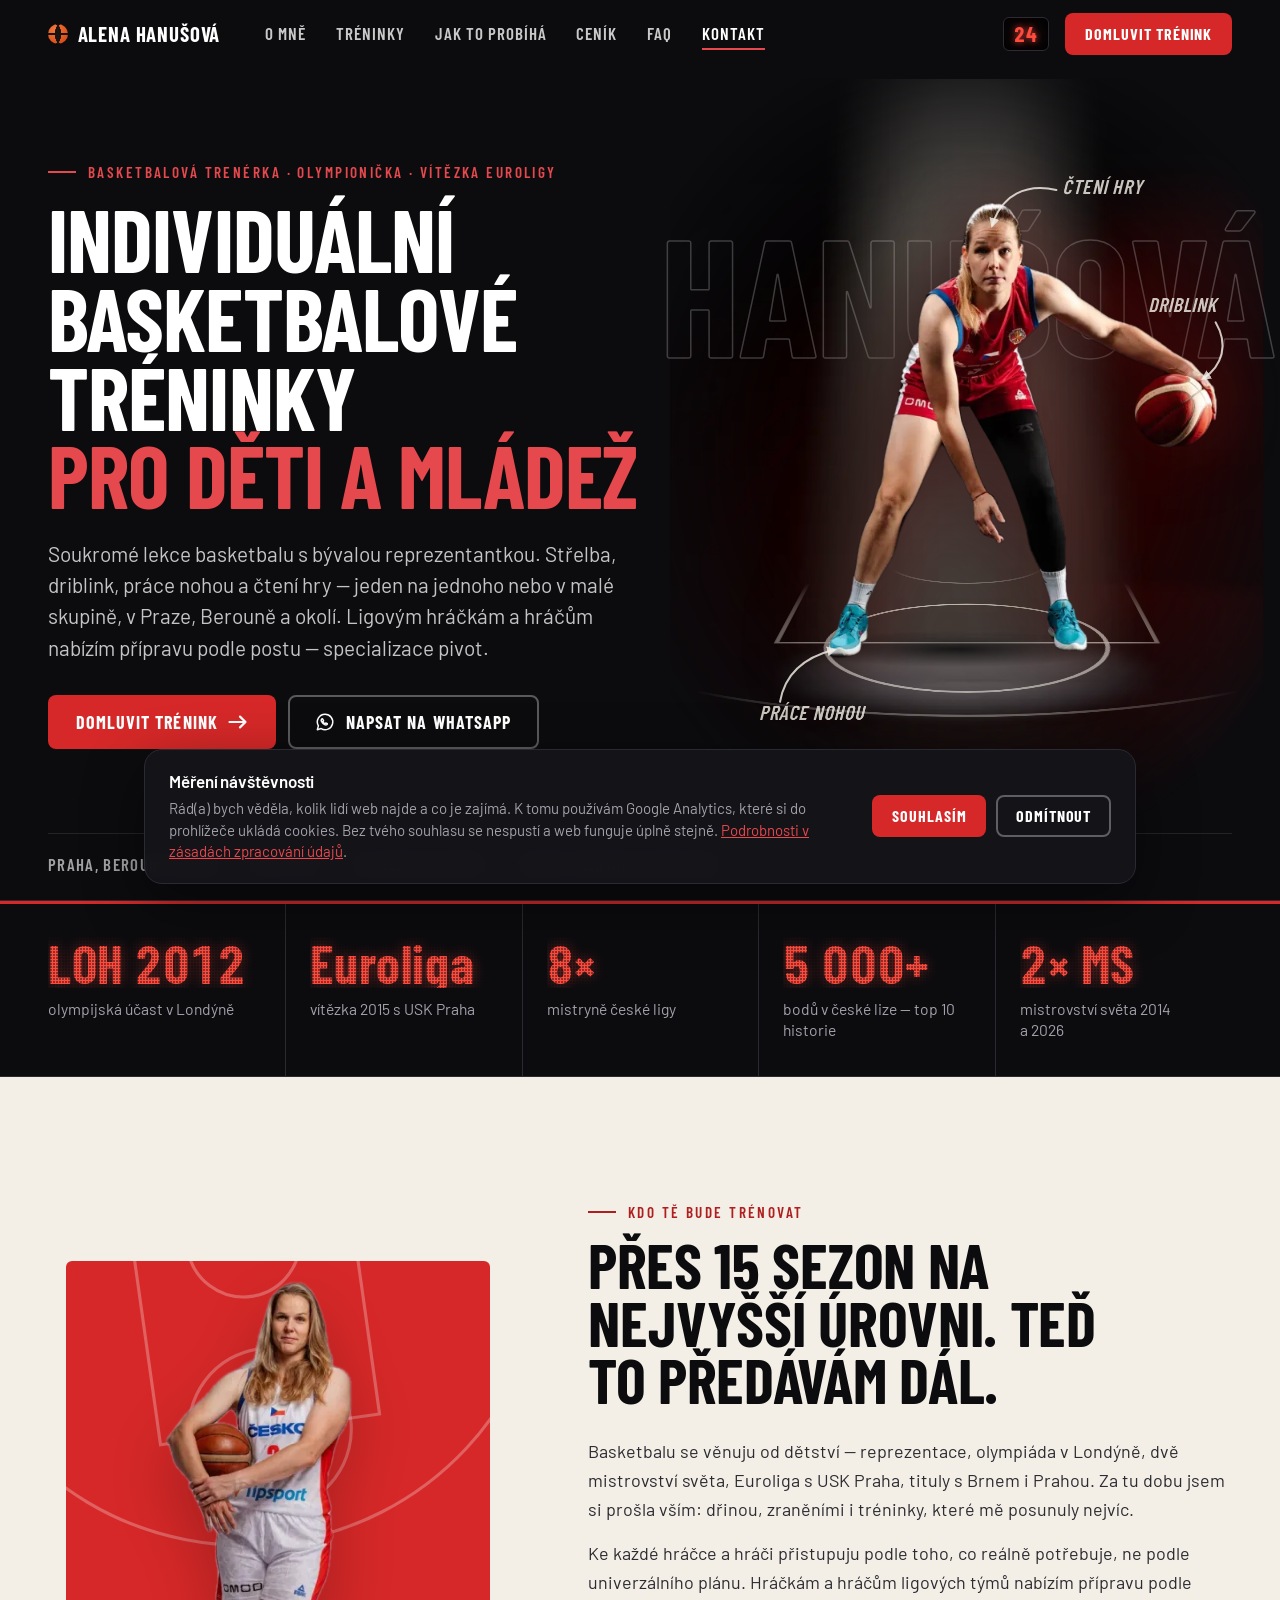
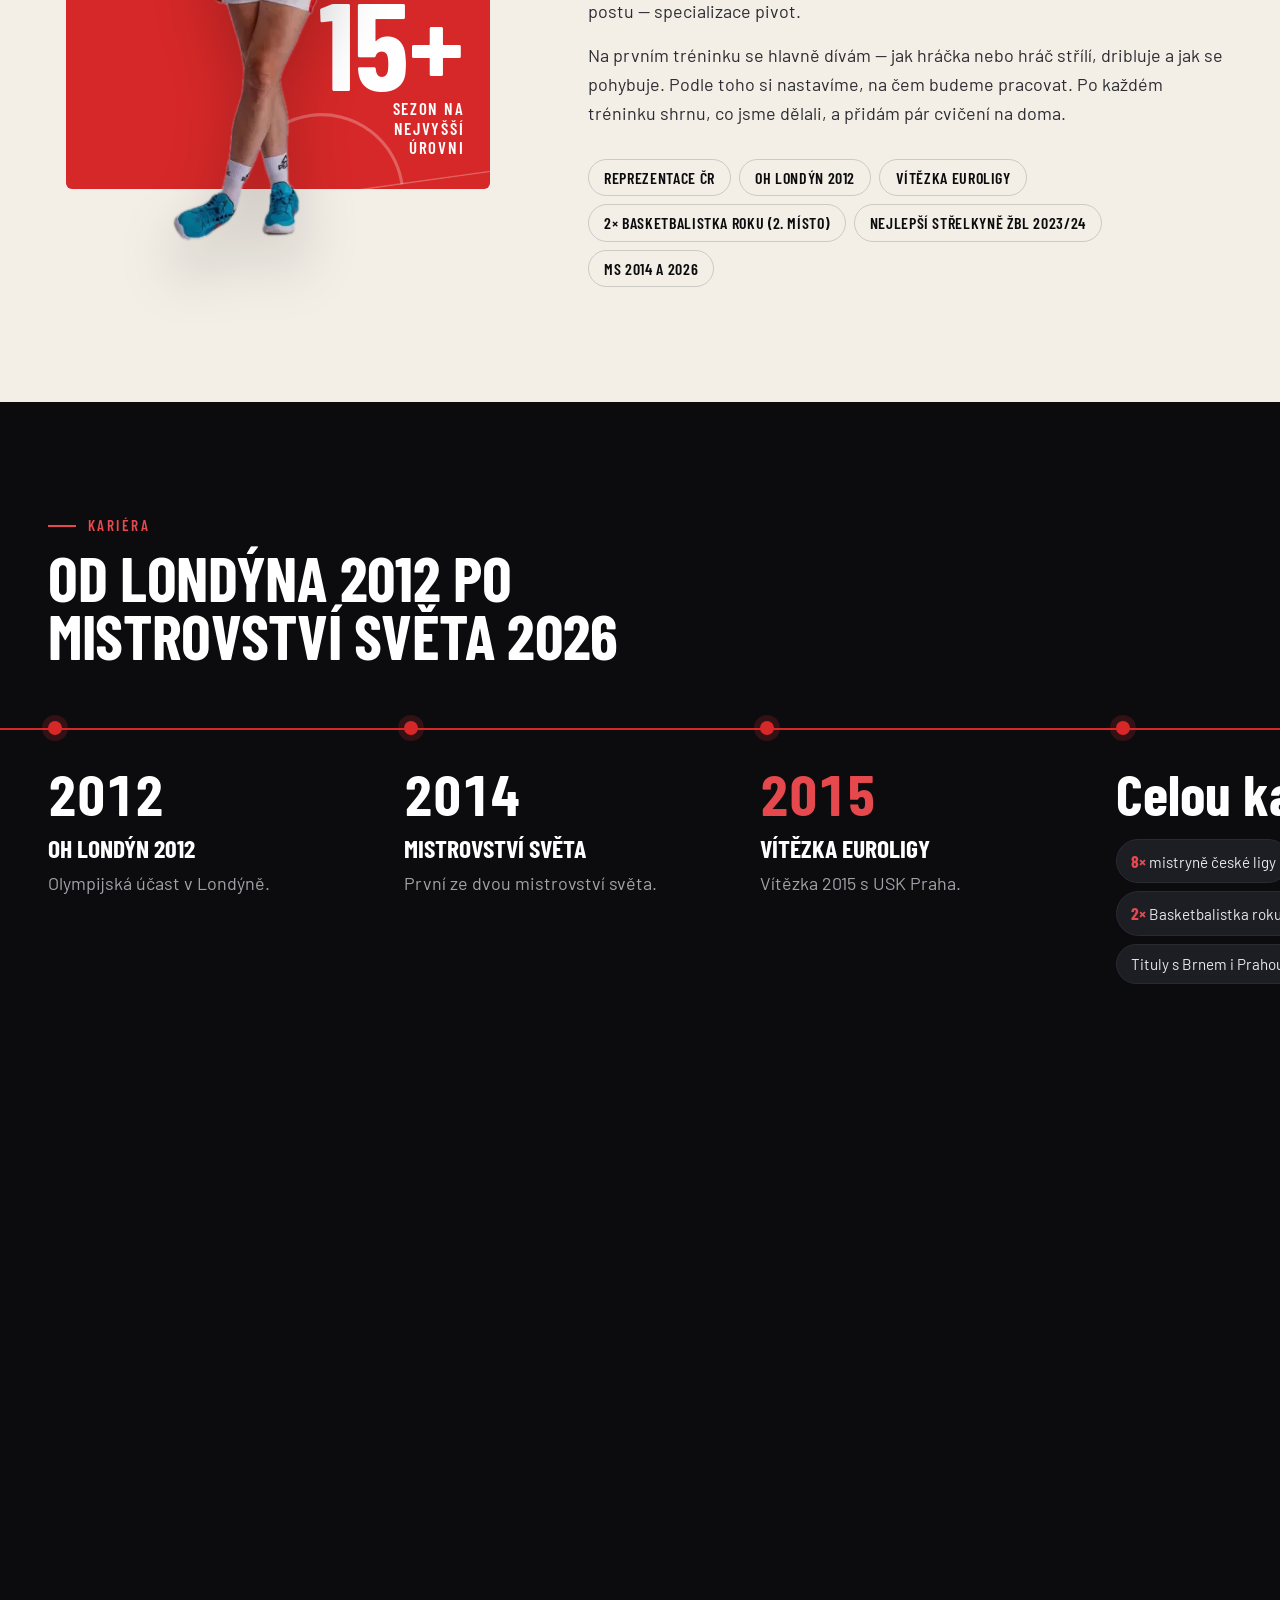
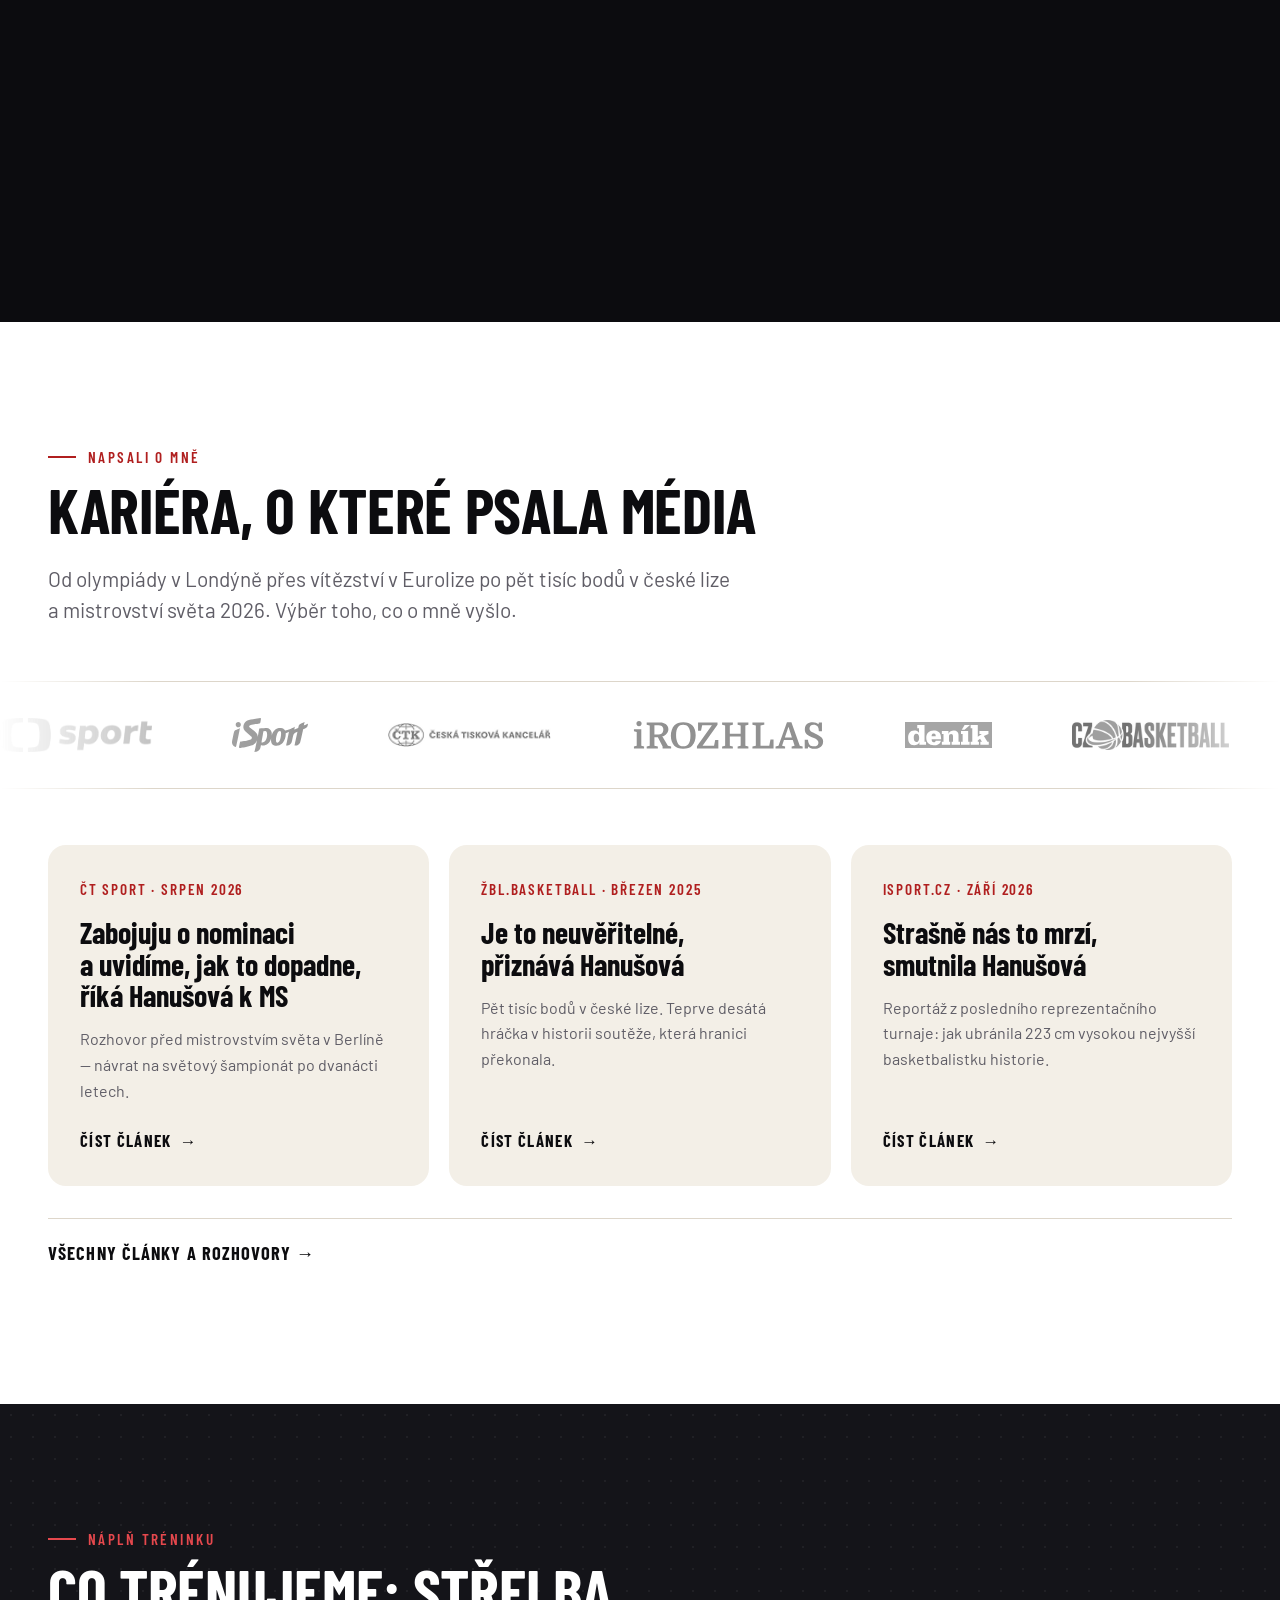
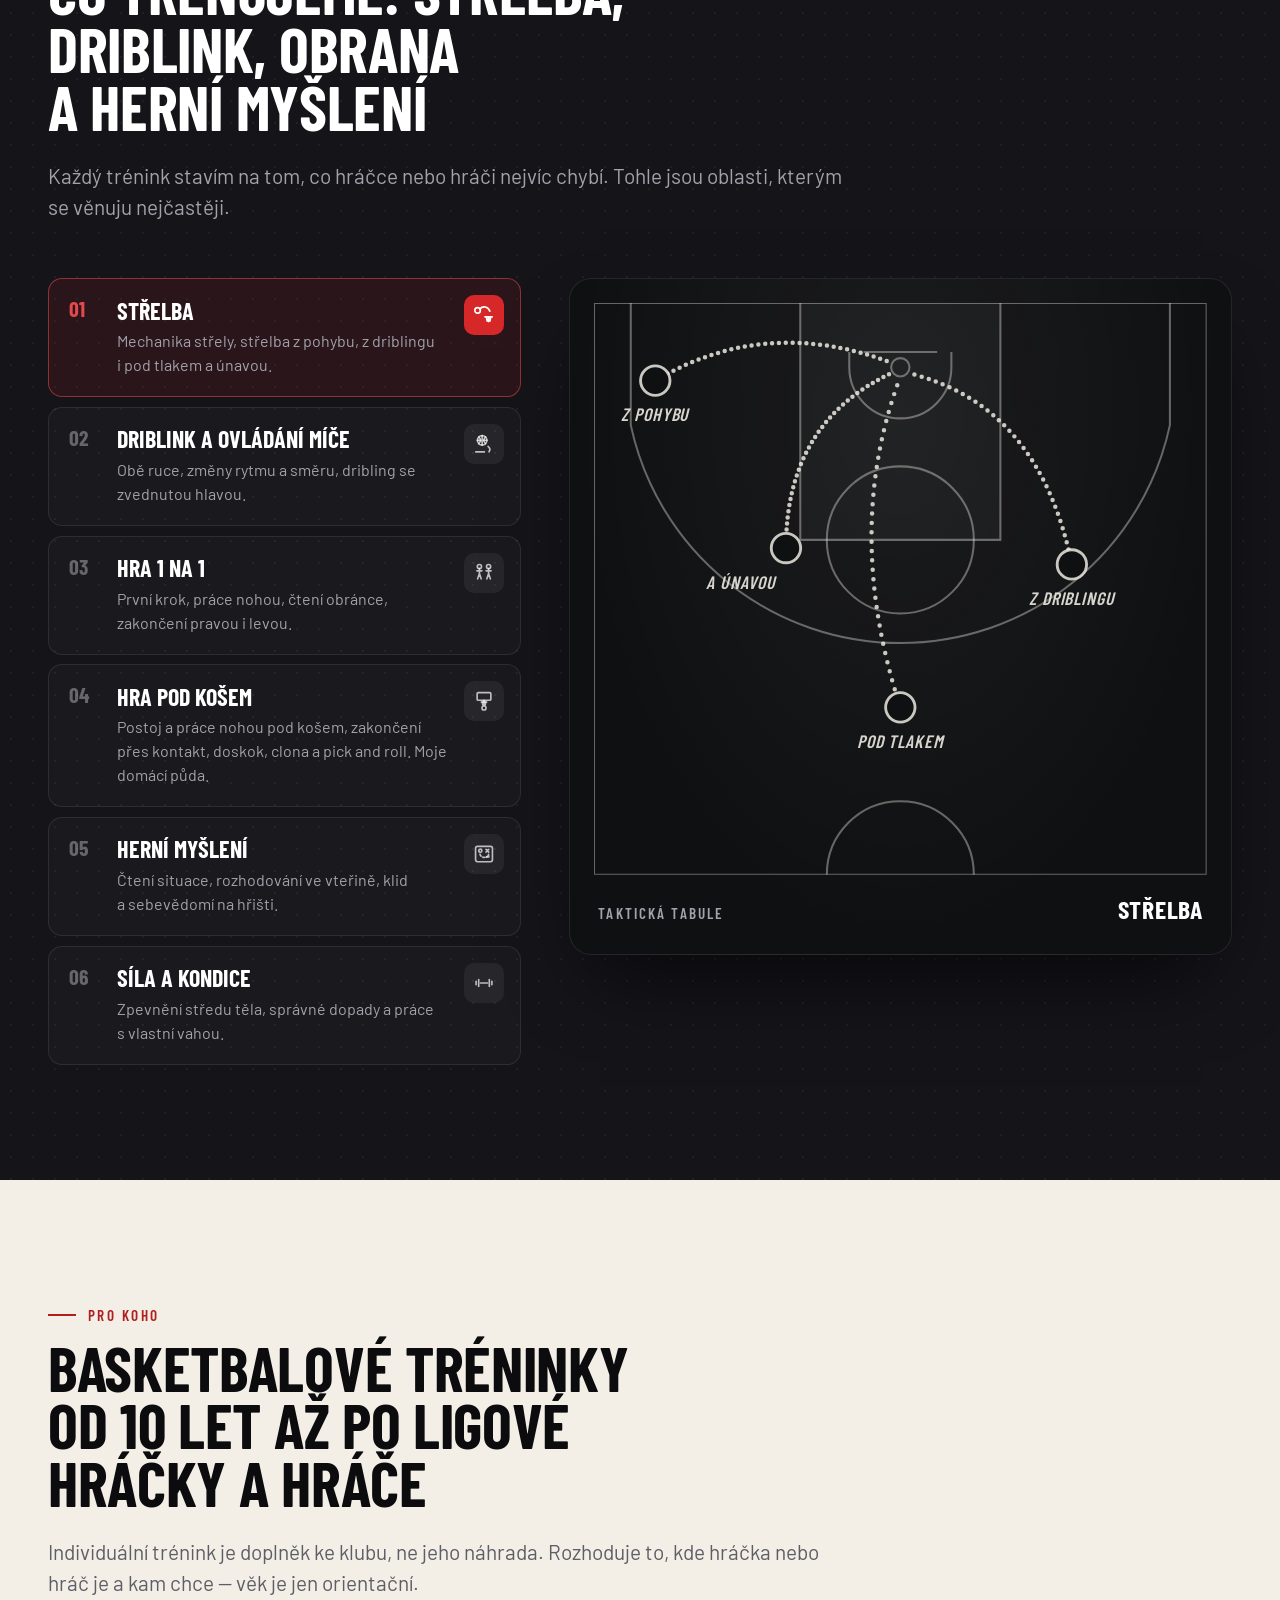
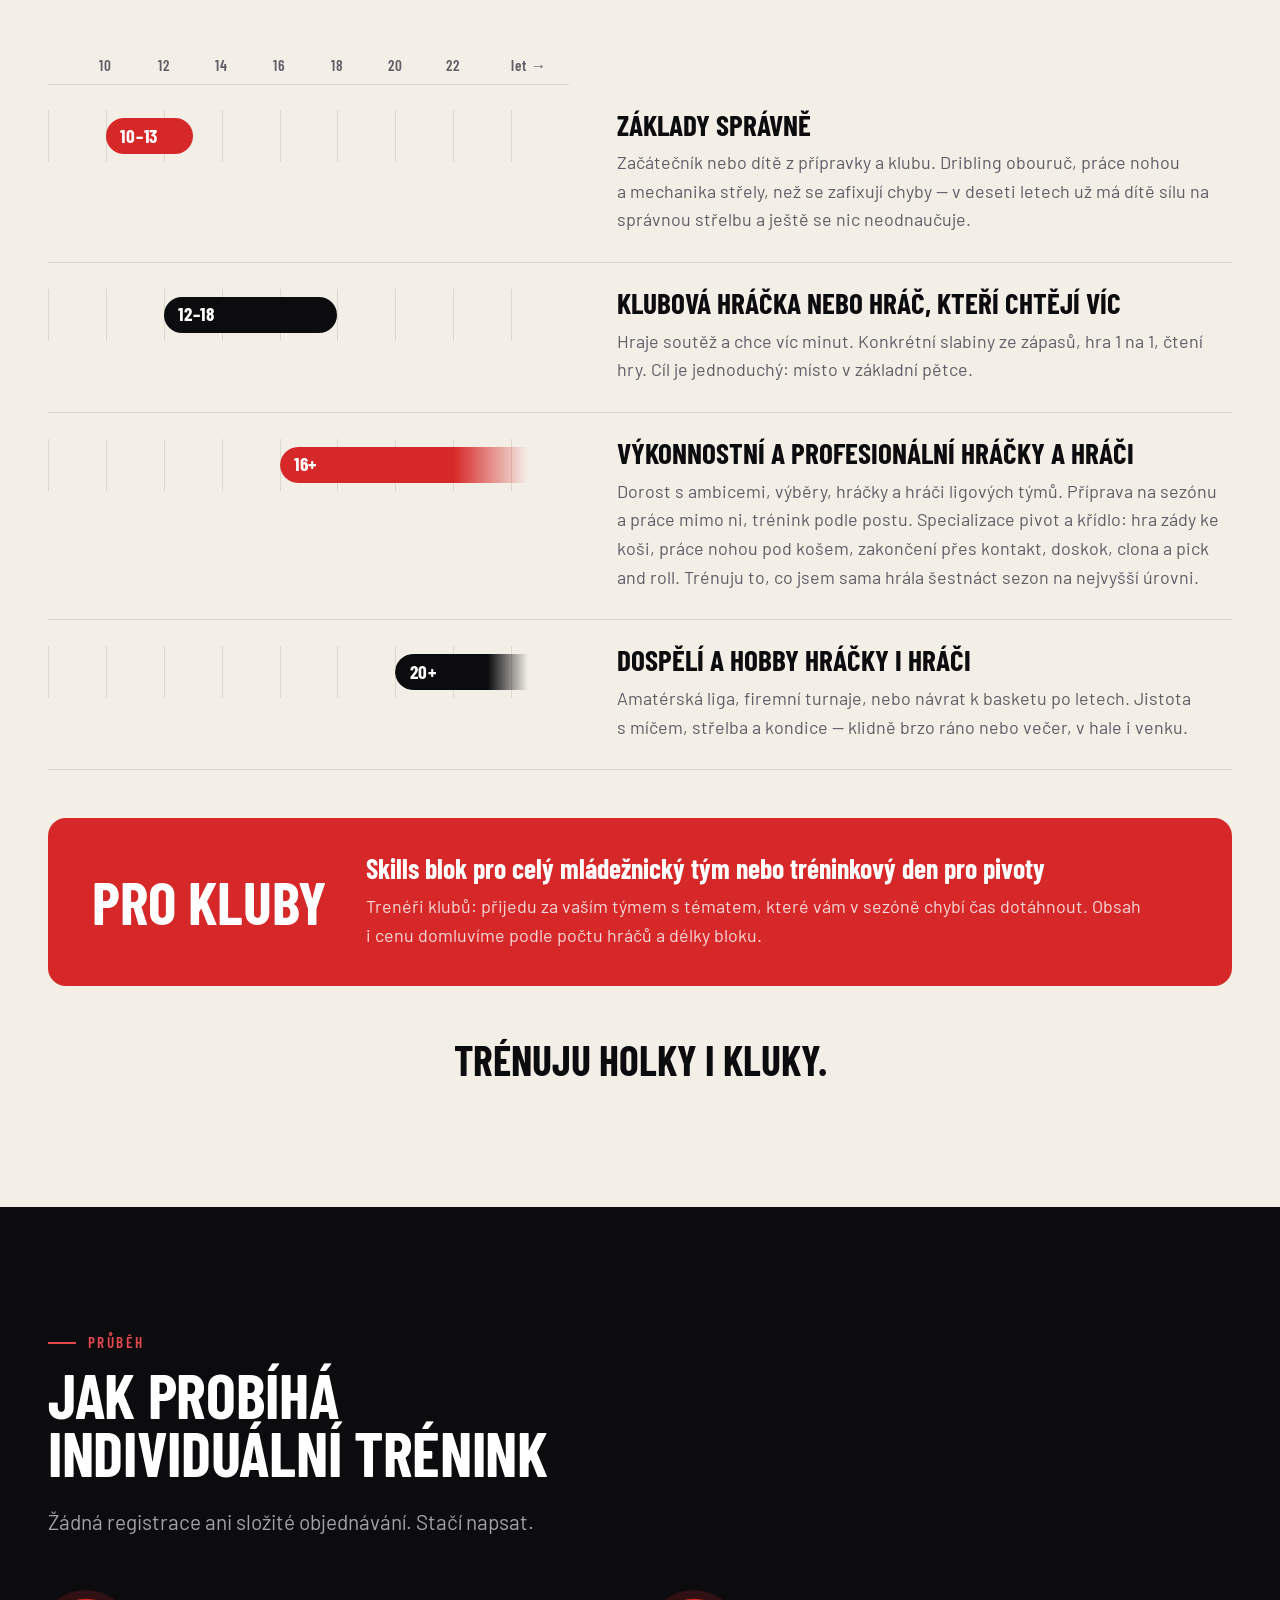
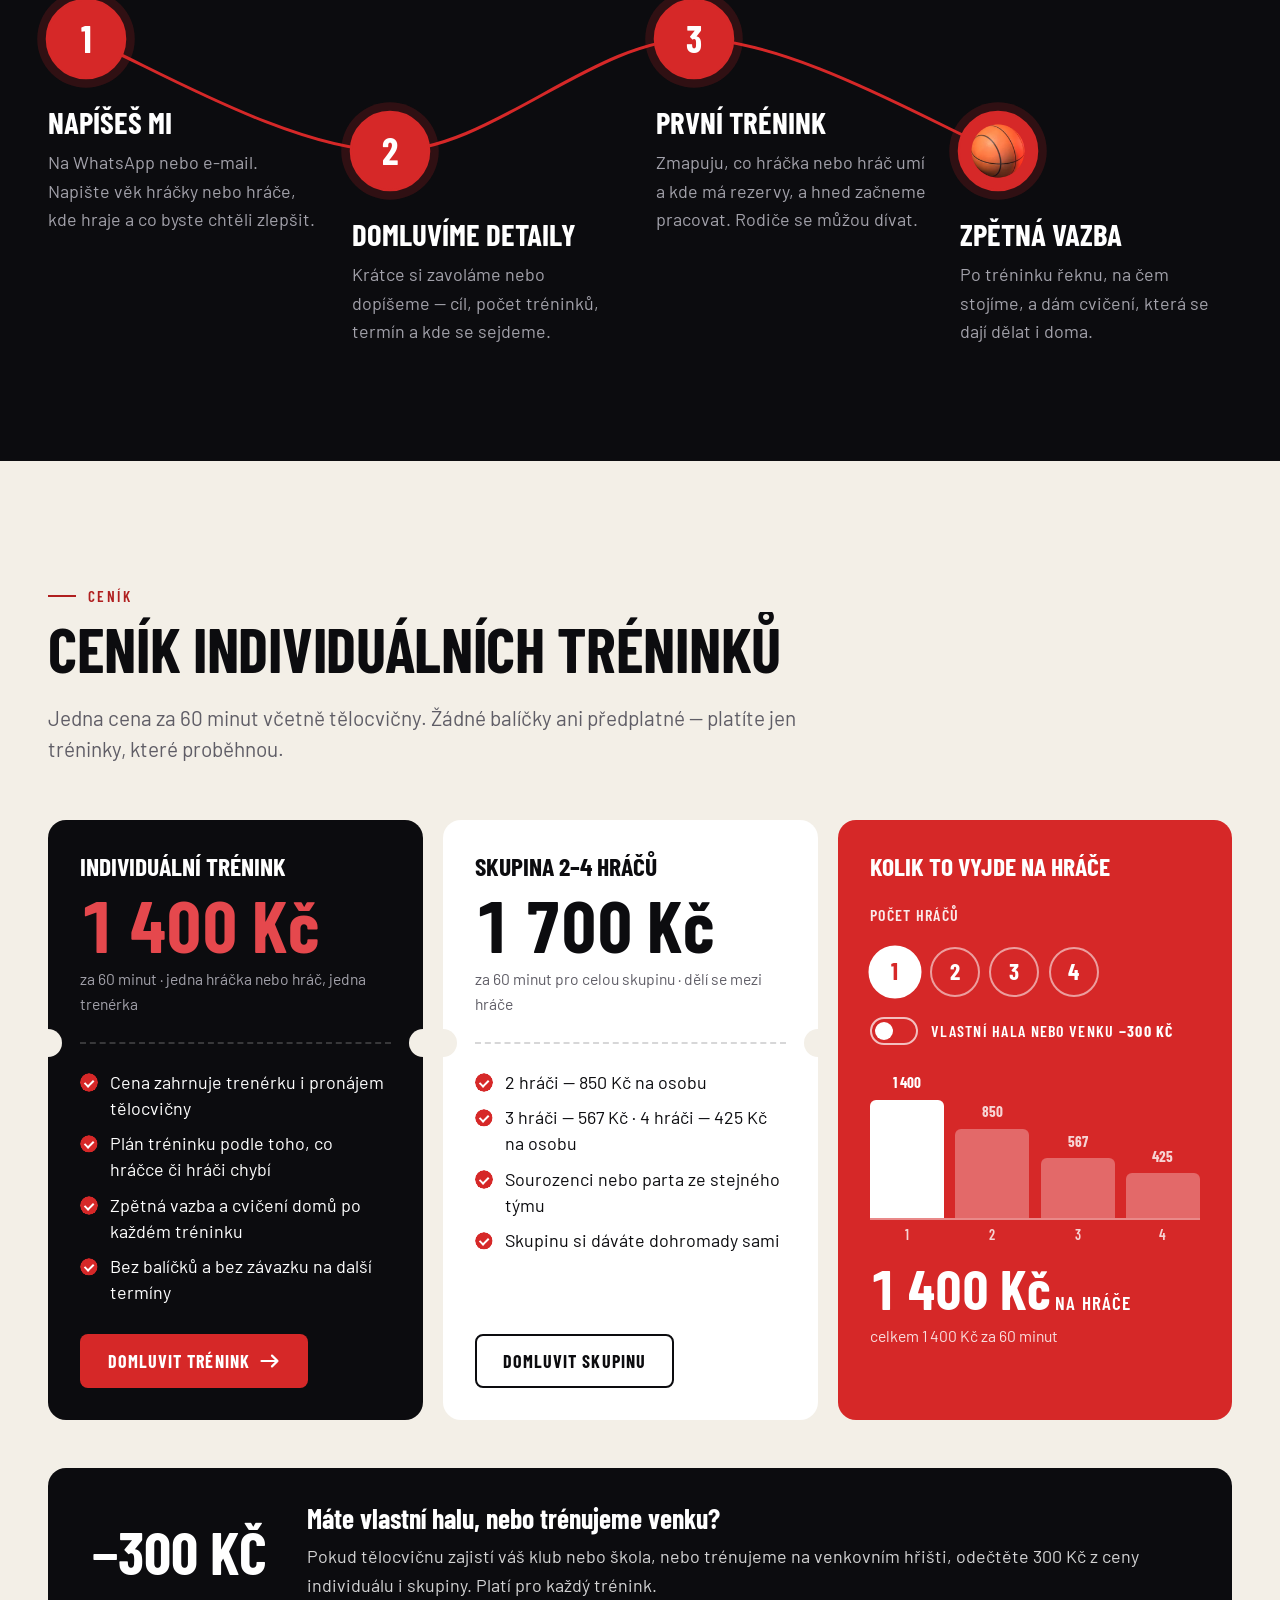
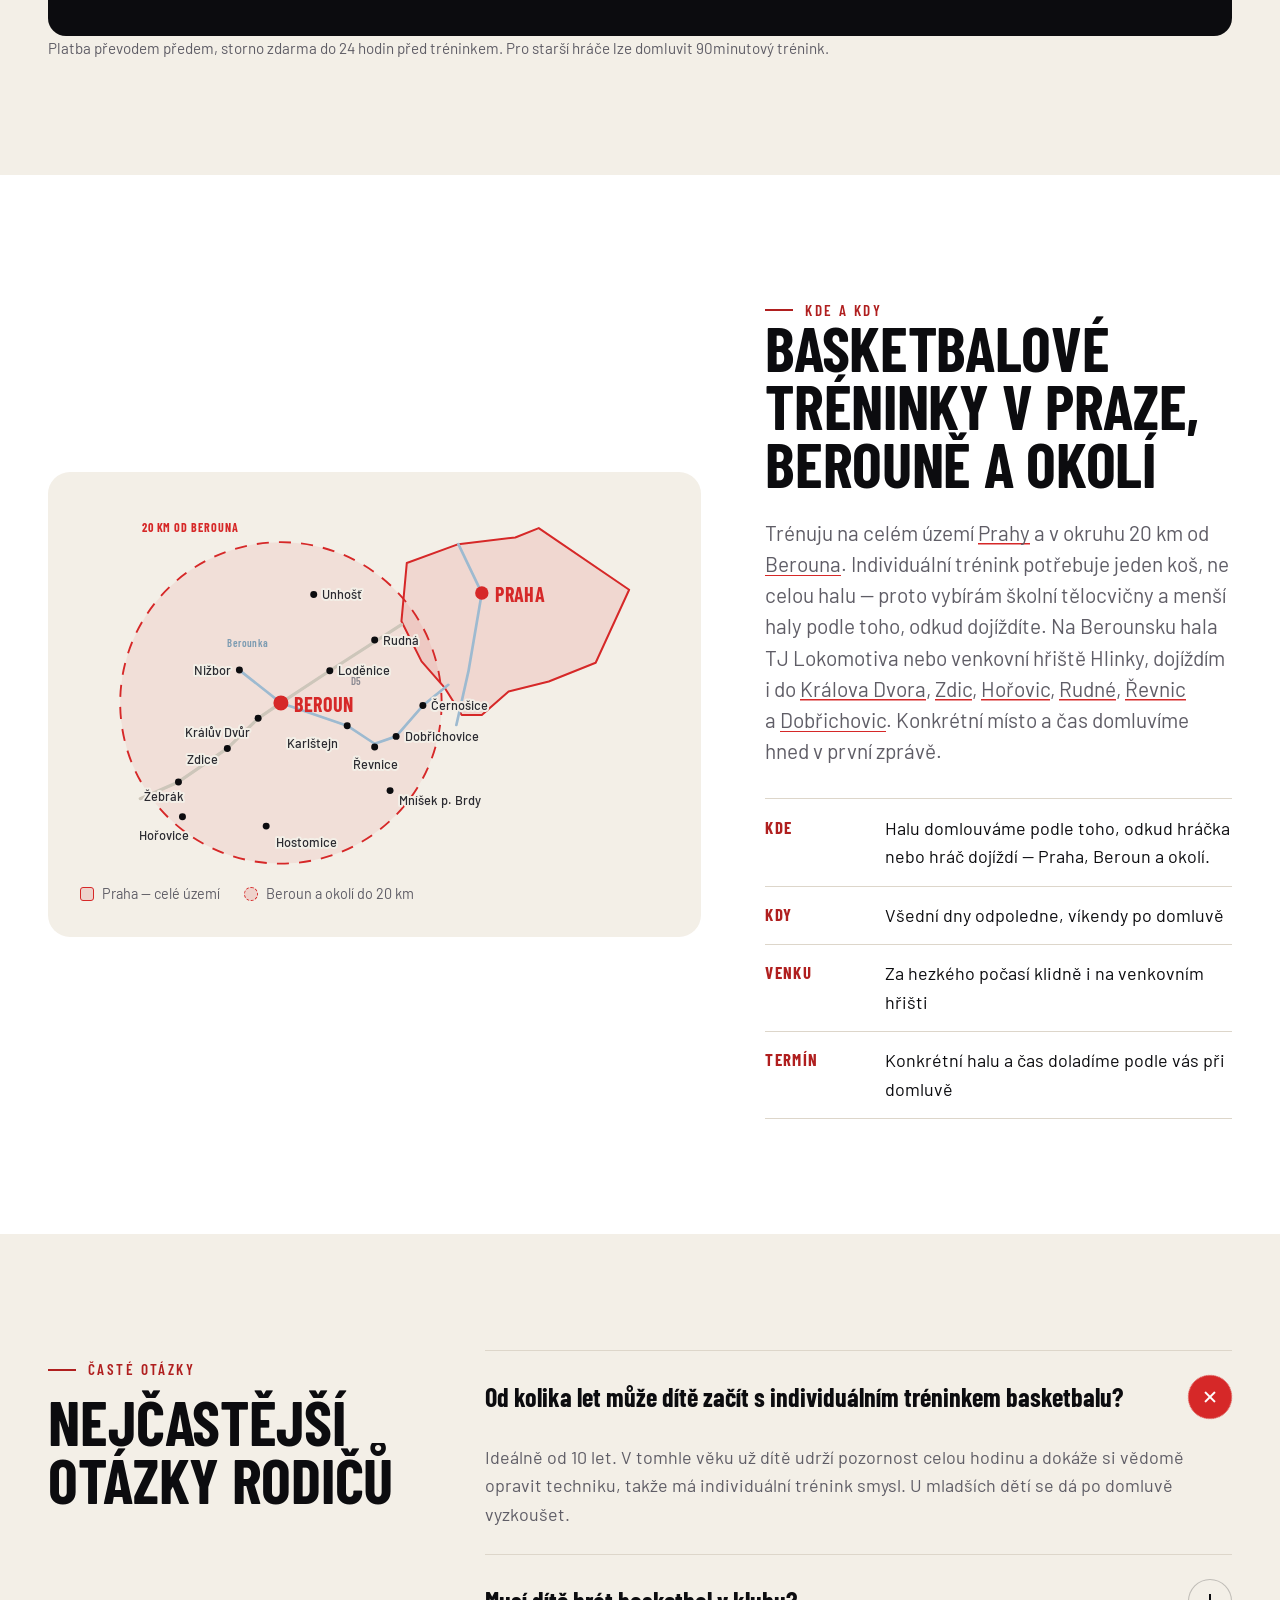
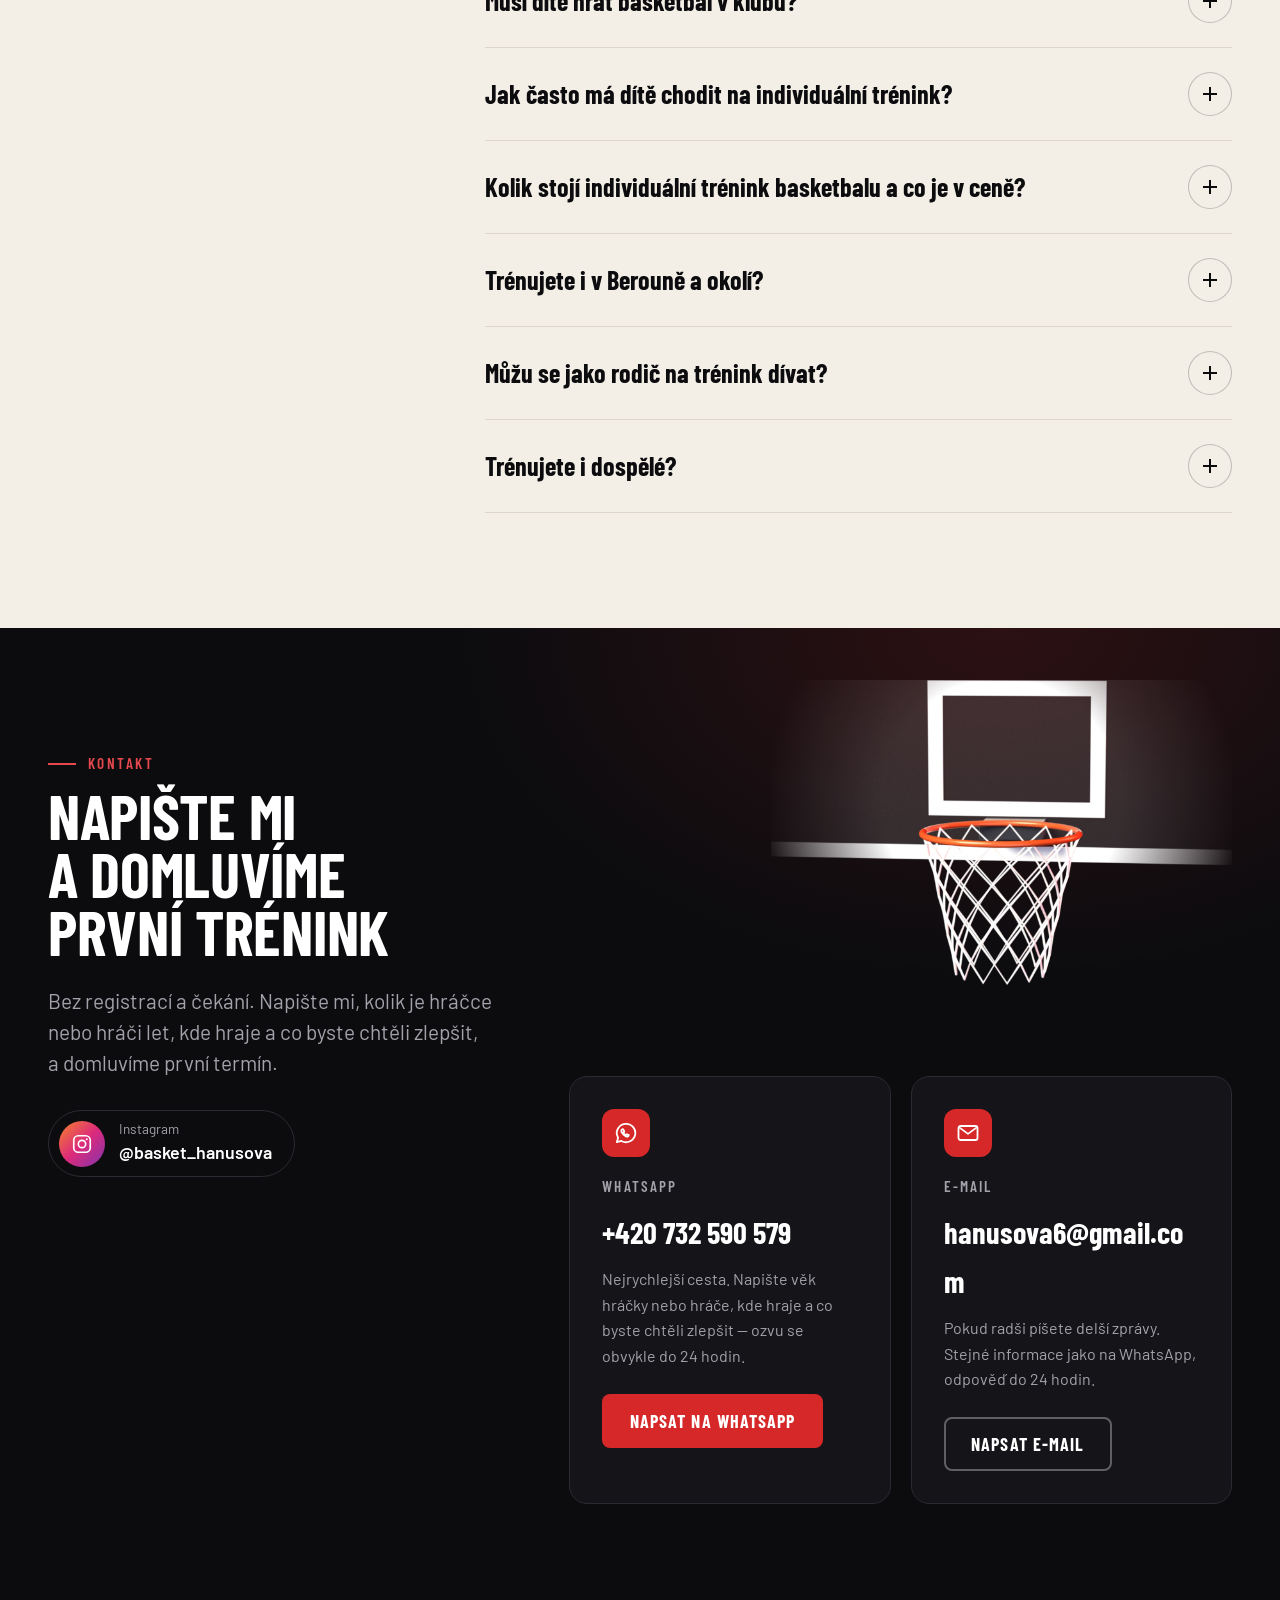
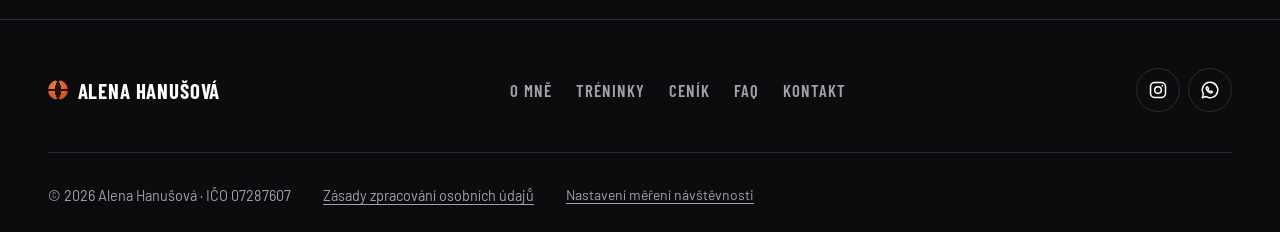
<file: index.html>
<!DOCTYPE html>
<html lang="cs" class="no-js">
<head>
<meta charset="utf-8">
<meta name="viewport" content="width=device-width, initial-scale=1">
<title>Individuální basketbalové tréninky | Praha, Beroun – Alena Hanušová</title>
<meta name="description" content="Soukromé lekce basketbalu pro děti od 10 let s olympioničkou a vítězkou Euroligy. Střelba, driblink, hra 1 na 1. Praha, Beroun a okolí, v hale i venku. První trénink bez rizika.">
<link rel="canonical" href="https://baskethanusova.cz/">
<meta name="robots" content="index, follow, max-image-preview:large">
<meta name="author" content="Alena Hanušová">
<meta property="og:type" content="website">
<meta property="og:locale" content="cs_CZ">
<meta property="og:title" content="Individuální basketbalové tréninky – Alena Hanušová">
<meta property="og:description" content="Olympionička a vítězka Euroligy trénuje děti, mládež i ligové hráče v Praze, Berouně a okolí.">
<meta property="og:url" content="https://baskethanusova.cz/">
<meta property="og:image" content="https://baskethanusova.cz/assets/img/og-image.jpg">
<meta property="og:image:width" content="1200">
<meta property="og:image:height" content="630">
<meta name="twitter:card" content="summary_large_image">
<meta name="theme-color" content="#0c0c0f">

<!-- Třída .js zapíná animace. Bez JavaScriptu je všechno vidět hned a ve výchozím stavu. -->
<script>document.documentElement.className = 'js';</script>

<link rel="preload" href="/assets/fonts/barlow-condensed-700-latin.woff2" as="font" type="font/woff2" crossorigin>
<link rel="preload" href="/assets/fonts/barlow-400-latin.woff2" as="font" type="font/woff2" crossorigin>
<link rel="preload" href="/assets/img/hriste/alena-dribling.webp?v=2" as="image" type="image/webp" fetchpriority="high"
      imagesrcset="/assets/img/hriste/alena-dribling-600.webp?v=2 600w, /assets/img/hriste/alena-dribling.webp?v=2 960w"
      imagesizes="(min-width: 1024px) 46vw, 92vw">
<link rel="stylesheet" href="/assets/css/style.css?v=2026-10">

<link rel="icon" href="/favicon.ico" sizes="32x32">
<link rel="icon" href="/favicon.svg" type="image/svg+xml">
<link rel="apple-touch-icon" href="/apple-touch-icon.png">
<link rel="manifest" href="/site.webmanifest">
</head>
<body>

<a class="skip-link" href="#top">Přeskočit na obsah</a>

<!-- Ikony: jedna inline kopie jako <symbol>, zdrojové soubory jsou v&nbsp;assets/icons/ -->
<svg xmlns="http://www.w3.org/2000/svg" style="position:absolute;width:0;height:0;overflow:hidden" aria-hidden="true" focusable="false"><defs>
<symbol id="i-strelba" viewBox="0 0 24 24" fill="none" stroke="currentColor" stroke-width="1.8" stroke-linecap="round" stroke-linejoin="round"><circle cx="5" cy="7" r="3"/><path d="M7.6 5.3C10.8 1.6 16.4 2.7 18.4 7.8"/><path d="M13 14h8"/><path d="M14.6 14l1 4.6M17 14v5.2M19.4 14l-1 4.6"/><path d="M15.1 17.1h3.8"/></symbol>
<symbol id="i-driblink" viewBox="0 0 24 24" fill="none" stroke="currentColor" stroke-width="1.8" stroke-linecap="round" stroke-linejoin="round"><circle cx="10" cy="8" r="5.2"/><path d="M4.8 8h10.4M10 2.8v10.4"/><path d="M6.3 4.3c2.5 2.4 2.5 5 0 7.4M13.7 4.3c-2.5 2.4-2.5 5 0 7.4"/><path d="M16.4 14.6c2.1 1.6 2.6 3.7 1.1 5.9"/><path d="M3 20.6h9.5"/></symbol>
<symbol id="i-hra11" viewBox="0 0 24 24" fill="none" stroke="currentColor" stroke-width="1.8" stroke-linecap="round" stroke-linejoin="round"><circle cx="7" cy="5" r="2.3"/><path d="M7 7.3v5.2M4.2 9.6h5.6M7 12.5 5.1 18.4M7 12.5 8.9 18.4"/><circle cx="17" cy="5" r="2.3"/><path d="M17 7.3v5.2M14.2 9.6h5.6M17 12.5 15.1 18.4M17 12.5 18.9 18.4"/></symbol>
<symbol id="i-podkosem" viewBox="0 0 24 24" fill="none" stroke="currentColor" stroke-width="1.8" stroke-linecap="round" stroke-linejoin="round"><rect x="4.5" y="2.8" width="15" height="8.4" rx="1.2"/><path d="M12 11.2v1.9"/><path d="M9 13.1h6"/><path d="M10 13.1l.6 3.1M12 13.1v3.5M14 13.1l-.6 3.1"/><circle cx="12" cy="19.6" r="2.2"/></symbol>
<symbol id="i-mysleni" viewBox="0 0 24 24" fill="none" stroke="currentColor" stroke-width="1.8" stroke-linecap="round" stroke-linejoin="round"><rect x="2.8" y="3.6" width="18.4" height="16.8" rx="2"/><circle cx="8" cy="8.4" r="1.7"/><path d="M14.2 6.9l3 3M17.2 6.9l-3 3"/><path d="M7.6 12.2c1.1 3.6 5.1 4.6 8.2 2.1" stroke-dasharray="2.4 2.2"/><path d="M16.9 12.4l.4 2.7-2.7.3"/></symbol>
<symbol id="i-sila" viewBox="0 0 24 24" fill="none" stroke="currentColor" stroke-width="1.8" stroke-linecap="round" stroke-linejoin="round"><path d="M8.2 12h7.6"/><path d="M6.2 8.2v7.6M17.8 8.2v7.6"/><path d="M3.4 10.1v3.8M20.6 10.1v3.8"/></symbol>
<symbol id="i-whatsapp" viewBox="0 0 24 24" fill="none" stroke="currentColor" stroke-width="1.8" stroke-linecap="round" stroke-linejoin="round"><path d="M12 2.8a9.2 9.2 0 0 0-7.9 13.9L2.8 21.2l4.6-1.3A9.2 9.2 0 1 0 12 2.8Z"/><path d="M8.9 8.2c-.5 0-.9.2-1.2.6-.4.6-.5 1.5.1 2.6.7 1.4 2.4 3.1 3.8 3.8 1.1.6 2 .5 2.6.1.4-.3.6-.7.6-1.2l-1.9-.9-1 1c-1-.5-2.1-1.6-2.6-2.6l1-1-.9-1.9Z"/></symbol>
<symbol id="i-instagram" viewBox="0 0 24 24" fill="none" stroke="currentColor" stroke-width="1.8" stroke-linecap="round" stroke-linejoin="round"><rect x="3" y="3" width="18" height="18" rx="5"/><circle cx="12" cy="12" r="4"/><circle cx="17.2" cy="6.8" r="1.1" fill="currentColor" stroke="none"/></symbol>
<symbol id="i-obalka" viewBox="0 0 24 24" fill="none" stroke="currentColor" stroke-width="1.8" stroke-linecap="round" stroke-linejoin="round"><rect x="2.5" y="5" width="19" height="14" rx="2"/><path d="M3.2 6.4 12 12.9l8.8-6.5"/></symbol>
</defs></svg>

<!-- Čáry basketbalového hřiště (polovina, FIBA, 1 jednotka = 1 cm, koš nahoře).
     Používá je podlaha v úvodu i taktická tabule. pathLength="1" kvůli animaci kreslení. -->
<svg xmlns="http://www.w3.org/2000/svg" style="position:absolute;width:0;height:0;overflow:hidden" aria-hidden="true" focusable="false"><defs>
<symbol id="court-lines" viewBox="0 0 1500 1400" fill="none">
  <path pathLength="1" d="M0 1400V0h1500v1400z"/>
  <path pathLength="1" d="M505 0v580h490V0"/>
  <path pathLength="1" d="M570 580a180 180 0 1 0 360 0a180 180 0 1 0-360 0"/>
  <path pathLength="1" d="M90 0v299a675 675 0 0 0 1320 0V0"/>
  <path pathLength="1" d="M625 120v37.5a125 125 0 0 0 250 0V120"/>
  <path pathLength="1" d="M660 120h180"/>
  <path pathLength="1" d="M727.5 157.5a22.5 22.5 0 1 0 45 0a22.5 22.5 0 1 0-45 0"/>
  <path pathLength="1" d="M570 1400a180 180 0 0 1 360 0"/>
</symbol>
<marker id="arrow" viewBox="0 0 10 10" refX="7" refY="5" markerWidth="5" markerHeight="5" orient="auto-start-reverse">
  <path d="M0 0l10 5-10 5z" fill="context-stroke"/>
</marker>
</defs></svg>

<header class="site-header" id="site-header">
  <div class="container site-header__bar">
    <a class="brand" href="#top">
      <span class="brand__ball" aria-hidden="true"></span>Alena Hanušová
    </a>

    <nav class="nav" aria-label="Hlavní navigace">
      <ul class="nav__list">
        <li><a class="nav__link" href="#o-mne">O&nbsp;mně</a></li>
        <li><a class="nav__link" href="#treninky">Tréninky</a></li>
        <li><a class="nav__link" href="#prubeh">Jak to probíhá</a></li>
        <li><a class="nav__link" href="#cenik">Ceník</a></li>
        <li><a class="nav__link" href="#faq">FAQ</a></li>
        <li><a class="nav__link" href="#kontakt">Kontakt</a></li>
      </ul>
    </nav>

    <!-- Časomíra útoku: při scrollu odpočítává 24 → 0. Jen dekorace. -->
    <span class="shot-clock" aria-hidden="true"><span class="shot-clock__digits" id="shot-clock">24</span></span>

    <a class="btn btn--primary btn--sm" href="#kontakt">Domluvit trénink</a>

    <button class="nav-toggle" type="button" id="nav-toggle" aria-expanded="false" aria-controls="nav-drawer" aria-label="Otevřít menu">
      <span class="nav-toggle__box" aria-hidden="true"><span></span><span></span><span></span></span>
    </button>
  </div>

  <div class="nav-drawer" id="nav-drawer" hidden>
    <nav class="container" aria-label="Navigace v menu">
      <ul class="nav-drawer__list">
        <li><a href="#o-mne">O&nbsp;mně</a></li>
        <li><a href="#treninky">Tréninky</a></li>
        <li><a href="#prubeh">Jak to probíhá</a></li>
        <li><a href="#cenik">Ceník</a></li>
        <li><a href="#faq">FAQ</a></li>
        <li><a href="#kontakt">Kontakt</a></li>
      </ul>
    </nav>
  </div>
</header>

<main id="main">

<!-- =====================================================================
     1. Úvod — hráčka v kuželu reflektoru na palubovce
     ===================================================================== -->
<section class="hero" id="top">
  <div class="container hero__grid">
    <div class="hero__body">
      <p class="kicker" data-reveal>Basketbalová trenérka · Olympionička · Vítězka Euroligy</p>
      <h1 class="hero__title" data-split>Individuální basketbalové tréninky <span class="hero__title-accent">pro děti a&nbsp;mládež</span></h1>
      <p class="hero__perex" data-reveal style="--delay: .35s">Soukromé lekce basketbalu s&nbsp;bývalou reprezentantkou. Střelba, driblink, práce nohou a&nbsp;čtení hry — jeden na jednoho nebo v&nbsp;malé skupině, v&nbsp;Praze, Berouně a&nbsp;okolí. Ligovým hráčkám a&nbsp;hráčům nabízím přípravu podle postu — specializace pivot.</p>
      <div class="btn-row" data-reveal style="--delay: .5s">
        <a class="btn btn--primary" href="#kontakt">Domluvit trénink <span class="btn__arrow" aria-hidden="true"></span></a>
        <a class="btn btn--ghost" data-cta="whatsapp" rel="noopener" href="https://wa.me/420732590579?text=Dobr%C3%BD%20den%2C%20m%C3%A1m%20z%C3%A1jem%20o%20individu%C3%A1ln%C3%AD%20tr%C3%A9nink.%20V%C4%9Bk%20hr%C3%A1%C4%8De%3A%20%E2%80%A6%2C%20klub%3A%20%E2%80%A6%2C%20co%20chceme%20zlep%C5%A1it%3A%20%E2%80%A6"><svg class="btn__icon" aria-hidden="true" focusable="false"><use href="#i-whatsapp"></use></svg>Napsat na WhatsApp</a>
      </div>
    </div>

    <figure class="stage" data-scroll="hero">
      <picture class="stage__arena" aria-hidden="true">
        <img src="/assets/img/hriste/arena.webp" srcset="/assets/img/hriste/arena-640.webp 640w, /assets/img/hriste/arena.webp 1200w"
             sizes="(min-width: 1024px) 50vw, 100vw" width="1200" height="1500" alt="" decoding="async">
      </picture>
      <svg class="stage__court" viewBox="0 0 1500 1400" aria-hidden="true" focusable="false"><use href="#court-lines"/></svg>
      <p class="stage__name" aria-hidden="true"><span>Hanušová</span></p>
      <div class="stage__player">
        <span class="stage__shadow" aria-hidden="true"></span>
        <img src="/assets/img/hriste/alena-dribling.webp?v=2"
             srcset="/assets/img/hriste/alena-dribling-600.webp?v=2 600w, /assets/img/hriste/alena-dribling.webp?v=2 960w"
             sizes="(min-width: 1024px) 46vw, 92vw" width="960" height="1200" fetchpriority="high" decoding="async"
             alt="Alena Hanušová, basketbalová trenérka, při driblingu — studiová fotografie v reprezentačním dresu">
        <!-- Trenérské poznámky křídou. Slova jsou z perexu, proto aria-hidden. -->
        <svg class="stage__notes" viewBox="0 0 960 1200" aria-hidden="true" focusable="false">
          <g class="note" style="--d: 1.5s">
            <path pathLength="1" d="M612 128c-60-14-110 10-128 70" marker-end="url(#arrow)"/>
            <text x="624" y="136">čtení hry</text>
          </g>
          <g class="note" style="--d: 1.8s">
            <path pathLength="1" d="M930 392c26 44 14 86-24 112" marker-end="url(#arrow)"/>
            <text x="934" y="372" text-anchor="end">driblink</text>
          </g>
          <g class="note" style="--d: 2.1s">
            <path pathLength="1" d="M60 1150c10-58 52-90 108-104" marker-end="url(#arrow)"/>
            <text x="18" y="1186">práce nohou</text>
          </g>
        </svg>
      </div>
    </figure>
  </div>

  <p class="hero__meta" data-reveal style="--delay: .65s"><span>Praha, Beroun a&nbsp;okolí</span><span class="sep" aria-hidden="true"> · </span><span>od 10&nbsp;let</span><span class="sep" aria-hidden="true"> · </span><span>60 nebo 90&nbsp;minut</span><span class="sep" aria-hidden="true"> · </span><span>první trénink nezávazně</span></p>
</section>

<!-- =====================================================================
     2. Výsledková tabule
     ===================================================================== -->
<section class="scoreboard" aria-label="Sportovní úspěchy">
  <div class="container">
    <ul class="scoreboard__list">
      <li class="scoreboard__item" data-reveal><span class="scoreboard__figure">LOH <span data-count="2012" data-count-from="1990">2012</span></span><span class="scoreboard__label">olympijská účast v&nbsp;Londýně</span></li>
      <li class="scoreboard__item" data-reveal style="--delay: .08s"><span class="scoreboard__figure">Euroliga</span><span class="scoreboard__label">vítězka 2015 s&nbsp;USK Praha</span></li>
      <li class="scoreboard__item" data-reveal style="--delay: .16s"><span class="scoreboard__figure"><span data-count="8">8</span>×</span><span class="scoreboard__label">mistryně české ligy</span></li>
      <li class="scoreboard__item" data-reveal style="--delay: .24s"><span class="scoreboard__figure"><span data-count="5000">5&nbsp;000</span>+</span><span class="scoreboard__label">bodů v&nbsp;české lize — top 10 historie</span></li>
      <li class="scoreboard__item" data-reveal style="--delay: .32s"><span class="scoreboard__figure"><span data-count="2">2</span>× MS</span><span class="scoreboard__label">mistrovství světa 2014 a&nbsp;2026</span></li>
    </ul>
  </div>
</section>

<!-- =====================================================================
     3. O mně
     ===================================================================== -->
<section class="section section--paper about" id="o-mne">
  <div class="container about__grid">
    <figure class="about__figure" data-scroll="about">
      <div class="about__slab" aria-hidden="true">
        <svg class="about__slab-court" viewBox="0 0 1500 1400" focusable="false"><use href="#court-lines"/></svg>
        <span class="about__seasons"><span class="about__seasons-num">15+</span><span class="about__seasons-label">sezon na nejvyšší úrovni</span></span>
      </div>
      <img class="about__photo" src="/assets/img/hriste/alena-portret.webp"
           srcset="/assets/img/hriste/alena-portret-520.webp 520w, /assets/img/hriste/alena-portret.webp 840w"
           sizes="(min-width: 1024px) 34vw, 80vw" width="840" height="1120" loading="lazy" decoding="async"
           alt="Alena Hanušová s basketbalovým míčem, portrét v dresu české reprezentace">
    </figure>

    <div class="about__body">
      <p class="kicker" data-reveal>Kdo tě bude trénovat</p>
      <h2 data-split>Přes 15&nbsp;sezon na nejvyšší úrovni. Teď to předávám dál.</h2>
      <div class="prose" data-reveal>
        <p>Basketbalu se věnuju od dětství — reprezentace, olympiáda v&nbsp;Londýně, dvě mistrovství světa, Euroliga s&nbsp;USK Praha, tituly s&nbsp;Brnem i&nbsp;Prahou. Za tu dobu jsem si prošla vším: dřinou, zraněními i&nbsp;tréninky, které mě posunuly nejvíc.</p>
        <p>Ke každé hráčce a&nbsp;hráči přistupuju podle toho, co reálně potřebuje, ne podle univerzálního plánu. Hráčkám a&nbsp;hráčům ligových týmů nabízím přípravu podle postu — specializace pivot.</p>
        <p>Na prvním tréninku se hlavně dívám — jak hráčka nebo hráč střílí, dribluje a&nbsp;jak se pohybuje. Podle toho si nastavíme, na čem budeme pracovat. Po každém tréninku shrnu, co jsme dělali, a&nbsp;přidám pár cvičení na doma.</p>
      </div>
      <ul class="pills about__pills" data-reveal-group>
        <li>Reprezentace ČR</li>
        <li>OH Londýn 2012</li>
        <li>Vítězka Euroligy</li>
        <li>2× Basketbalistka roku (2. místo)</li>
        <li>Nejlepší střelkyně ŽBL 2023/24</li>
        <li>MS 2014 a&nbsp;2026</li>
      </ul>
    </div>
  </div>
</section>

<!-- =====================================================================
     4. Kariéra — časová osa (na desktopu se posouvá do strany)
     ===================================================================== -->
<section class="career" id="kariera" aria-labelledby="kariera-title" data-scroll="career">
  <div class="career__pin">
    <div class="container career__head">
      <p class="kicker" data-reveal>Kariéra</p>
      <h2 id="kariera-title" data-split>Od Londýna 2012 po mistrovství světa 2026</h2>
    </div>

    <div class="career__viewport">
      <div class="career__rail" aria-hidden="true"><span class="career__rail-fill"></span></div>
      <ol class="career__track">
        <li class="career__event">
          <time class="career__year" datetime="2012">2012</time>
          <h3>OH Londýn 2012</h3>
          <p>Olympijská účast v&nbsp;Londýně.</p>
        </li>
        <li class="career__event">
          <time class="career__year" datetime="2014">2014</time>
          <h3>Mistrovství světa</h3>
          <p>První ze dvou mistrovství světa.</p>
        </li>
        <li class="career__event career__event--gold">
          <time class="career__year" datetime="2015">2015</time>
          <h3>Vítězka Euroligy</h3>
          <p>Vítězka 2015 s&nbsp;USK Praha.</p>
        </li>
        <li class="career__event career__event--wide">
          <span class="career__year">Celou kariéru</span>
          <ul class="career__chips">
            <li><strong>8×</strong> mistryně české ligy</li>
            <li><strong>2×</strong> Basketbalistka roku (2. místo)</li>
            <li>Tituly s&nbsp;Brnem i&nbsp;Prahou</li>
            <li>Reprezentace ČR</li>
          </ul>
        </li>
        <li class="career__event">
          <time class="career__year" datetime="2024">2023/24</time>
          <h3>Nejlepší střelkyně ŽBL</h3>
          <p>Nejlepší střelkyně ŽBL 2023/24.</p>
        </li>
        <li class="career__event career__event--points">
          <time class="career__year" datetime="2025-03">březen 2025</time>
          <h3><span class="career__points-num" data-count="5000">5&nbsp;000</span> bodů v&nbsp;české lize</h3>
          <p>Teprve desátá hráčka v&nbsp;historii soutěže, která hranici překonala.</p>
          <!-- 5 000 teček = 5 000 bodů. Kreslí se do canvasu, text výše je obsah. -->
          <canvas class="dots" width="500" height="250" aria-hidden="true"></canvas>
        </li>
        <li class="career__event career__event--now">
          <time class="career__year" datetime="2026">2026</time>
          <h3>Mistrovství světa v&nbsp;Berlíně</h3>
          <p>Návrat na světový šampionát po dvanácti letech.</p>
        </li>
      </ol>
    </div>
  </div>
</section>

<!-- =====================================================================
     5. Média
     ===================================================================== -->
<section class="section section--white media" id="media">
  <div class="container">
    <div class="section__head">
      <p class="kicker" data-reveal>Napsali o&nbsp;mně</p>
      <h2 data-split>Kariéra, o&nbsp;které psala média</h2>
      <p class="lead" data-reveal>Od olympiády v&nbsp;Londýně přes vítězství v&nbsp;Eurolize po pět tisíc bodů v&nbsp;české lize a&nbsp;mistrovství světa 2026. Výběr toho, co o&nbsp;mně vyšlo.</p>
    </div>
  </div>

  <div class="marquee" data-reveal>
    <div class="marquee__track">
      <div class="marquee__group">
        <a href="https://sport.ceskatelevize.cz/clanek/basketbal/zabojuju-o-nominaci-a-uvidime-jak-to-dopadne-rika-hanusova-k-ms-158408" target="_blank" rel="noopener"><img src="/assets/icons/media/ct-sport.png?v=2026-09" width="357" height="80" loading="lazy" alt="ČT sport" style="--h: 34px"></a>
        <a href="https://isport.blesk.cz/clanek/ostatni-basketbal/479533/basketbalistky-konci-na-ms-uz-po-zakladni-skupine-strasne-nas-to-mrzi-smutnila-hanusova.html" target="_blank" rel="noopener"><img src="/assets/icons/media/isport.svg?v=2026-09" width="179" height="80" loading="lazy" alt="iSport" style="--h: 34px"></a>
        <a href="https://www.ceskenoviny.cz/zpravy/bojovaly-jsme-az-do-konce-rekla-po-prohre-basketbalistek-s-cinou-hanusova/2870886" target="_blank" rel="noopener"><img src="/assets/icons/media/ctk.png?v=2026-09" width="150" height="22" loading="lazy" alt="ČTK" style="--h: 24px"></a>
        <a href="https://www.irozhlas.cz/" target="_blank" rel="noopener"><img src="/assets/icons/media/irozhlas.svg?v=2026-09" width="373" height="54" loading="lazy" alt="iROZHLAS" style="--h: 28px"></a>
        <a href="https://prazsky.denik.cz/basketbal/zenska-basketbalova-liga-nadstavba-brandys-nad-labem-slovanka-alena-hanusova/" target="_blank" rel="noopener"><img src="/assets/icons/media/denik.svg?v=2026-09" width="713" height="213" loading="lazy" alt="Deník" style="--h: 26px"></a>
        <a href="https://zbl.basketball/" target="_blank" rel="noopener"><img src="/assets/icons/media/cz-basketball.png?v=2026-09" width="420" height="80" loading="lazy" alt="CZ Basketball" style="--h: 30px"></a>
      </div>
      <!-- druhá kopie jen kvůli plynulé smyčce -->
      <div class="marquee__group" aria-hidden="true">
        <a href="https://sport.ceskatelevize.cz/clanek/basketbal/zabojuju-o-nominaci-a-uvidime-jak-to-dopadne-rika-hanusova-k-ms-158408" target="_blank" rel="noopener" tabindex="-1"><img src="/assets/icons/media/ct-sport.png?v=2026-09" width="357" height="80" loading="lazy" alt="" style="--h: 34px"></a>
        <a href="https://isport.blesk.cz/clanek/ostatni-basketbal/479533/basketbalistky-konci-na-ms-uz-po-zakladni-skupine-strasne-nas-to-mrzi-smutnila-hanusova.html" target="_blank" rel="noopener" tabindex="-1"><img src="/assets/icons/media/isport.svg?v=2026-09" width="179" height="80" loading="lazy" alt="" style="--h: 34px"></a>
        <a href="https://www.ceskenoviny.cz/zpravy/bojovaly-jsme-az-do-konce-rekla-po-prohre-basketbalistek-s-cinou-hanusova/2870886" target="_blank" rel="noopener" tabindex="-1"><img src="/assets/icons/media/ctk.png?v=2026-09" width="150" height="22" loading="lazy" alt="" style="--h: 24px"></a>
        <a href="https://www.irozhlas.cz/" target="_blank" rel="noopener" tabindex="-1"><img src="/assets/icons/media/irozhlas.svg?v=2026-09" width="373" height="54" loading="lazy" alt="" style="--h: 28px"></a>
        <a href="https://prazsky.denik.cz/basketbal/zenska-basketbalova-liga-nadstavba-brandys-nad-labem-slovanka-alena-hanusova/" target="_blank" rel="noopener" tabindex="-1"><img src="/assets/icons/media/denik.svg?v=2026-09" width="713" height="213" loading="lazy" alt="" style="--h: 26px"></a>
        <a href="https://zbl.basketball/" target="_blank" rel="noopener" tabindex="-1"><img src="/assets/icons/media/cz-basketball.png?v=2026-09" width="420" height="80" loading="lazy" alt="" style="--h: 30px"></a>
      </div>
    </div>
  </div>

  <div class="container">
    <div class="articles" data-reveal-group>
      <a class="article-card" href="https://sport.ceskatelevize.cz/clanek/basketbal/zabojuju-o-nominaci-a-uvidime-jak-to-dopadne-rika-hanusova-k-ms-158408" target="_blank" rel="noopener">
        <p class="article-card__meta">ČT sport · srpen 2026</p>
        <h3>Zabojuju o&nbsp;nominaci a&nbsp;uvidíme, jak to dopadne, říká Hanušová k&nbsp;MS</h3>
        <p class="article-card__text">Rozhovor před mistrovstvím světa v&nbsp;Berlíně — návrat na světový šampionát po dvanácti letech.</p>
        <span class="article-card__more" aria-hidden="true">Číst článek <span class="article-card__arrow">→</span></span>
      </a>
      <a class="article-card" href="https://zbl.basketball/je-to-neuveritelne-priznava-hanusova/18984" target="_blank" rel="noopener">
        <p class="article-card__meta">ŽBL.basketball · březen 2025</p>
        <h3>Je to neuvěřitelné, přiznává Hanušová</h3>
        <p class="article-card__text">Pět tisíc bodů v&nbsp;české lize. Teprve desátá hráčka v&nbsp;historii soutěže, která hranici překonala.</p>
        <span class="article-card__more" aria-hidden="true">Číst článek <span class="article-card__arrow">→</span></span>
      </a>
      <a class="article-card" href="https://isport.blesk.cz/clanek/ostatni-basketbal/479533/basketbalistky-konci-na-ms-uz-po-zakladni-skupine-strasne-nas-to-mrzi-smutnila-hanusova.html" target="_blank" rel="noopener">
        <p class="article-card__meta">iSport.cz · září 2026</p>
        <h3>Strašně nás to mrzí, smutnila Hanušová</h3>
        <p class="article-card__text">Reportáž z&nbsp;posledního reprezentačního turnaje: jak ubránila 223&nbsp;cm vysokou nejvyšší basketbalistku historie.</p>
        <span class="article-card__more" aria-hidden="true">Číst článek <span class="article-card__arrow">→</span></span>
      </a>
    </div>

    <details class="disclosure">
      <summary>Všechny články a&nbsp;rozhovory →</summary>
      <ul class="disclosure__list">
        <li>ČT sport — <a href="https://sport.ceskatelevize.cz/clanek/basketbal/pozvanka-byl-lehky-sok-uzavrit-tuto-kapitolu-doma-by-bylo-krasne-priznala-hanusova/6824a5711ab93781d4fe1168" target="_blank" rel="noopener">Pozvánka byl lehký šok, přiznala Hanušová</a> (květen 2025)</li>
        <li>ČTK / ČeskéNoviny — <a href="https://www.ceskenoviny.cz/zpravy/bojovaly-jsme-az-do-konce-rekla-po-prohre-basketbalistek-s-cinou-hanusova/2870886" target="_blank" rel="noopener">Bojovaly jsme až do konce, řekla po prohře s&nbsp;Čínou Hanušová</a> (září 2026)</li>
        <li>Pražský deník — <a href="https://prazsky.denik.cz/basketbal/zenska-basketbalova-liga-nadstavba-brandys-nad-labem-slovanka-alena-hanusova/" target="_blank" rel="noopener">Brandýs udolal Slovanku, Hanušová se blíží hranici pěti tisíc bodů</a></li>
        <!-- TODO: doplnit odkazy na profil na zbl.basketball, olympijskytym.cz a Wikipedii (ověřit URL) a obnovit jako <li> -->
      </ul>
    </details>
  </div>
</section>

<!-- =====================================================================
     6. Tréninky — taktická tabule
     ===================================================================== -->
<section class="section section--board playbook" id="treninky">
  <div class="container">
    <div class="section__head">
      <p class="kicker" data-reveal>Náplň tréninku</p>
      <h2 data-split>Co trénujeme: střelba, driblink, obrana a&nbsp;herní myšlení</h2>
      <p class="lead" data-reveal>Každý trénink stavím na tom, co hráčce nebo hráči nejvíc chybí. Tohle jsou oblasti, kterým se věnuju nejčastěji.</p>
    </div>

    <div class="playbook__grid">
      <div class="playbook__list">
        <article class="play" data-play="strelba">
          <span class="play__num" aria-hidden="true">01</span>
          <span class="icon-tile"><svg aria-hidden="true" focusable="false"><use href="#i-strelba"></use></svg></span>
          <h3 class="play__title"><button class="play__btn" type="button" aria-pressed="false" aria-controls="playbook-court">Střelba</button></h3>
          <p>Mechanika střely, střelba z&nbsp;pohybu, z&nbsp;driblingu i&nbsp;pod tlakem a&nbsp;únavou.</p>
        </article>
        <article class="play" data-play="driblink">
          <span class="play__num" aria-hidden="true">02</span>
          <span class="icon-tile"><svg aria-hidden="true" focusable="false"><use href="#i-driblink"></use></svg></span>
          <h3 class="play__title"><button class="play__btn" type="button" aria-pressed="false" aria-controls="playbook-court">Driblink a&nbsp;ovládání míče</button></h3>
          <p>Obě ruce, změny rytmu a&nbsp;směru, dribling se zvednutou hlavou.</p>
        </article>
        <article class="play" data-play="hra11">
          <span class="play__num" aria-hidden="true">03</span>
          <span class="icon-tile"><svg aria-hidden="true" focusable="false"><use href="#i-hra11"></use></svg></span>
          <h3 class="play__title"><button class="play__btn" type="button" aria-pressed="false" aria-controls="playbook-court">Hra 1 na 1</button></h3>
          <p>První krok, práce nohou, čtení obránce, zakončení pravou i&nbsp;levou.</p>
        </article>
        <article class="play" data-play="podkosem">
          <span class="play__num" aria-hidden="true">04</span>
          <span class="icon-tile"><svg aria-hidden="true" focusable="false"><use href="#i-podkosem"></use></svg></span>
          <h3 class="play__title"><button class="play__btn" type="button" aria-pressed="false" aria-controls="playbook-court">Hra pod košem</button></h3>
          <p>Postoj a&nbsp;práce nohou pod košem, zakončení přes kontakt, doskok, clona a&nbsp;pick and roll. Moje domácí půda.</p>
        </article>
        <article class="play" data-play="mysleni">
          <span class="play__num" aria-hidden="true">05</span>
          <span class="icon-tile"><svg aria-hidden="true" focusable="false"><use href="#i-mysleni"></use></svg></span>
          <h3 class="play__title"><button class="play__btn" type="button" aria-pressed="false" aria-controls="playbook-court">Herní myšlení</button></h3>
          <p>Čtení situace, rozhodování ve vteřině, klid a&nbsp;sebevědomí na hřišti.</p>
        </article>
        <article class="play" data-play="sila">
          <span class="play__num" aria-hidden="true">06</span>
          <span class="icon-tile"><svg aria-hidden="true" focusable="false"><use href="#i-sila"></use></svg></span>
          <h3 class="play__title"><button class="play__btn" type="button" aria-pressed="false" aria-controls="playbook-court">Síla a&nbsp;kondice</button></h3>
          <p>Zpevnění středu těla, správné dopady a&nbsp;práce s&nbsp;vlastní vahou.</p>
        </article>
      </div>

      <figure class="playbook__board" id="playbook-court">
        <svg class="court" viewBox="0 0 1500 1400" role="img" aria-labelledby="court-caption" focusable="false">
          <rect class="court__paint" x="505" y="0" width="490" height="580"/>
          <use class="court__lines" href="#court-lines"/>

          <!-- 01 Střelba: čtyři pozice, oblouky na koš -->
          <g class="diagram" data-diagram="strelba">
            <path id="shot-a" class="d-draw d-dot" pathLength="1" style="--d: .1s" d="M150 190Q420 30 728 146"/>
            <path id="shot-b" class="d-draw d-dot" pathLength="1" style="--d: .5s" d="M1170 640Q1090 250 772 172"/>
            <path id="shot-c" class="d-draw d-dot" pathLength="1" style="--d: .9s" d="M750 990Q610 560 748 186"/>
            <path id="shot-d" class="d-draw d-dot" pathLength="1" style="--d: 1.3s" d="M470 600Q470 290 732 170"/>
            <g class="d-pop" style="--d: 0s"><circle class="d-o" cx="150" cy="190" r="36"/><text class="d-label" x="150" y="290" text-anchor="middle">z pohybu</text></g>
            <g class="d-pop" style="--d: .4s"><circle class="d-o" cx="1170" cy="640" r="36"/><text class="d-label" x="1170" y="740" text-anchor="middle">z driblingu</text></g>
            <g class="d-pop" style="--d: .8s"><circle class="d-o" cx="750" cy="990" r="36"/><text class="d-label" x="750" y="1090" text-anchor="middle">pod tlakem</text></g>
            <g class="d-pop" style="--d: 1.2s"><circle class="d-o" cx="470" cy="600" r="36"/><text class="d-label" x="360" y="700" text-anchor="middle">a únavou</text></g>
            <circle class="d-ball" r="20" data-path="#shot-a" data-delay="0.3" data-dur="0.9"/>
            <circle class="d-ball" r="20" data-path="#shot-b" data-delay="0.7" data-dur="0.9"/>
            <circle class="d-ball" r="20" data-path="#shot-c" data-delay="1.1" data-dur="0.9"/>
            <circle class="d-ball" r="20" data-path="#shot-d" data-delay="1.5" data-dur="0.9"/>
            <circle class="d-ripple" cx="750" cy="157.5" r="40" style="--d: 1.2s"/>
          </g>

          <!-- 02 Driblink: klikatá čára = dribling (notace z taktických tabulí) -->
          <g class="diagram" data-diagram="driblink">
            <path id="dribble-base" class="d-guide" d="M330 1270C760 1160 300 920 690 780S960 430 780 250"/>
            <path class="d-draw d-zigzag" pathLength="1" style="--d: .2s; --dur: 2.2s" data-zigzag="#dribble-base" marker-end="url(#arrow)"/>
            <g class="d-pop" style="--d: 0s"><circle class="d-o d-o--ball" cx="330" cy="1270" r="38"/></g>
            <g class="d-pop" style="--d: .8s"><text class="d-label" x="620" y="1150">pravá</text></g>
            <g class="d-pop" style="--d: 1.3s"><text class="d-label" x="330" y="930">levá</text></g>
            <g class="d-pop" style="--d: 1.8s"><text class="d-label" x="960" y="620">změna směru</text></g>
            <g class="d-pop" style="--d: 2.3s"><text class="d-label" x="860" y="250">hlava nahoře</text></g>
            <circle class="d-ball" r="22" data-path="#dribble-base" data-delay="0.2" data-dur="2.2"/>
          </g>

          <!-- 03 Hra 1 na 1: útočník O, obránce X, první krok kolem něj -->
          <g class="diagram" data-diagram="hra11">
            <path id="drive" class="d-guide" d="M1090 840C1210 650 1010 390 792 188"/>
            <path class="d-draw" pathLength="1" style="--d: .2s" d="M1090 840l70-70" marker-end="url(#arrow)"/>
            <path class="d-draw d-zigzag" pathLength="1" style="--d: .9s; --dur: 1.4s" data-zigzag="#drive" marker-end="url(#arrow)"/>
            <path class="d-draw d-dash" pathLength="1" style="--d: 1.3s" d="M990 700l70-90" marker-end="url(#arrow)"/>
            <g class="d-pop" style="--d: 0s"><circle class="d-o d-o--ball" cx="1090" cy="840" r="38"/></g>
            <g class="d-pop" style="--d: .1s"><path class="d-x" d="M958 668l64 64M1022 668l-64 64"/></g>
            <g class="d-pop" style="--d: .5s"><text class="d-label" x="1210" y="900">první krok</text></g>
            <g class="d-pop" style="--d: 1.1s"><text class="d-label" x="720" y="660">čtení obránce</text></g>
            <g class="d-pop" style="--d: 2.1s"><text class="d-label" x="900" y="300">zakončení</text></g>
            <circle class="d-ball" r="22" data-path="#drive" data-delay="0.9" data-dur="1.4"/>
            <circle class="d-ripple" cx="750" cy="157.5" r="40" style="--d: 2.2s"/>
          </g>

          <!-- 04 Hra pod košem: vymalovaná zóna, otočka od hráče, clona a pick and roll, doskok -->
          <g class="diagram" data-diagram="podkosem">
            <rect class="d-paint" x="505" y="0" width="490" height="580" style="--d: 0s"/>
            <path id="post-move" class="d-draw" pathLength="1" style="--d: .4s" d="M585 360Q548 210 716 164" marker-end="url(#arrow)"/>
            <path class="d-draw d-screen" pathLength="1" style="--d: 1s" d="M905 820l-64-64M808 788l66-66"/>
            <path class="d-draw d-zigzag" pathLength="1" style="--d: 1.3s; --dur: 1s" data-zigzag="#pnr-ball" marker-end="url(#arrow)"/>
            <path id="pnr-ball" class="d-guide" d="M760 960C900 900 1060 820 1150 700"/>
            <path id="roll" class="d-draw" pathLength="1" style="--d: 1.9s" d="M880 790Q860 460 772 192" marker-end="url(#arrow)"/>
            <g class="d-pop" style="--d: .1s"><circle class="d-o d-o--ball" cx="585" cy="360" r="38"/></g>
            <g class="d-pop" style="--d: .8s"><circle class="d-o" cx="905" cy="820" r="38"/></g>
            <g class="d-pop" style="--d: .8s"><circle class="d-o" cx="760" cy="960" r="38"/></g>
            <g class="d-pop" style="--d: .6s"><text class="d-label" x="70" y="470">zakončení přes kontakt</text></g>
            <g class="d-pop" style="--d: 1.2s"><text class="d-label" x="1010" y="960">clona</text></g>
            <g class="d-pop" style="--d: 2s"><text class="d-label" x="1180" y="620">pick and roll</text></g>
            <g class="d-pop" style="--d: 2.4s"><circle class="d-ring" cx="750" cy="157.5" r="110"/><text class="d-label" x="920" y="80">doskok</text></g>
            <circle class="d-ball" r="22" data-path="#post-move" data-delay="0.4" data-dur="0.8"/>
          </g>

          <!-- 05 Herní myšlení: čtyři možnosti přihrávky, jedna volba, vteřina na rozhodnutí -->
          <g class="diagram" data-diagram="mysleni">
            <path class="d-draw d-dash d-option" pathLength="1" style="--d: .3s" d="M720 970L262 700"/>
            <path class="d-draw d-dash d-option" pathLength="1" style="--d: .5s" d="M780 970L1238 700"/>
            <path class="d-draw d-dash d-option" pathLength="1" style="--d: .7s" d="M700 980L170 200"/>
            <path id="pass-pick" class="d-draw d-dash d-choice" pathLength="1" style="--d: 1.5s" d="M770 960L990 380" marker-end="url(#arrow)"/>
            <circle class="d-timer" cx="750" cy="1000" r="62" pathLength="1" style="--d: .3s"/>
            <g class="d-pop" style="--d: 0s"><circle class="d-o d-o--ball" cx="750" cy="1000" r="38"/></g>
            <g class="d-pop" style="--d: .1s"><circle class="d-o" cx="230" cy="680" r="36"/></g>
            <g class="d-pop" style="--d: .1s"><circle class="d-o" cx="1270" cy="680" r="36"/></g>
            <g class="d-pop" style="--d: .1s"><circle class="d-o" cx="150" cy="170" r="36"/></g>
            <g class="d-pop" style="--d: .1s"><circle class="d-o" cx="1000" cy="340" r="36"/></g>
            <g class="d-pop" style="--d: .2s"><path class="d-x" d="M286 604l52 52M338 604l-52 52"/></g>
            <g class="d-pop" style="--d: .2s"><path class="d-x" d="M1162 604l52 52M1214 604l-52 52"/></g>
            <g class="d-pop" style="--d: .2s"><path class="d-x" d="M200 262l52 52M252 262l-52 52"/></g>
            <g class="d-pop" style="--d: .4s"><text class="d-label" x="860" y="1110">rozhodování ve vteřině</text></g>
            <g class="d-pop" style="--d: 1.8s"><text class="d-label" x="1060" y="300">čtení situace</text></g>
            <circle class="d-ball" r="20" data-path="#pass-pick" data-delay="1.7" data-dur="0.6"/>
          </g>

          <!-- 06 Síla a kondice: kužely, obranný pohyb, dopady -->
          <g class="diagram" data-diagram="sila">
            <path id="slides" class="d-draw" pathLength="1" style="--d: .5s; --dur: 2.4s" d="M420 1230L1080 1090L420 950L1080 810L420 670L1080 530" marker-end="url(#arrow)"/>
            <g class="d-pop" style="--d: 0s"><path class="d-cone" d="M420 1200l-26 50h52z"/></g>
            <g class="d-pop" style="--d: .05s"><path class="d-cone" d="M1080 1060l-26 50h52z"/></g>
            <g class="d-pop" style="--d: .1s"><path class="d-cone" d="M420 920l-26 50h52z"/></g>
            <g class="d-pop" style="--d: .15s"><path class="d-cone" d="M1080 780l-26 50h52z"/></g>
            <g class="d-pop" style="--d: .2s"><path class="d-cone" d="M420 640l-26 50h52z"/></g>
            <g class="d-pop" style="--d: .25s"><path class="d-cone" d="M1080 500l-26 50h52z"/></g>
            <g class="d-pop d-land" style="--d: 2.9s"><ellipse class="d-foot" cx="1150" cy="400" rx="22" ry="44"/><ellipse class="d-foot" cx="1220" cy="400" rx="22" ry="44"/><circle class="d-ring" cx="1185" cy="400" r="100"/></g>
            <g class="d-pop" style="--d: .6s"><text class="d-label" x="130" y="1330">střed těla</text></g>
            <g class="d-pop" style="--d: 1.6s"><text class="d-label" x="1150" y="880">vlastní váha</text></g>
            <g class="d-pop" style="--d: 3s"><text class="d-label" x="1060" y="270">správné dopady</text></g>
            <circle class="d-ball d-ball--player" r="26" data-path="#slides" data-delay="0.5" data-dur="2.4"/>
          </g>
        </svg>
        <figcaption class="playbook__caption" id="court-caption">
          <span class="playbook__caption-label">Taktická tabule</span>
          <span class="playbook__caption-title" aria-live="polite">Střelba</span>
        </figcaption>
      </figure>
    </div>
  </div>
</section>

<!-- =====================================================================
     7. Pro koho — věkové rozpětí jako graf
     ===================================================================== -->
<section class="section section--paper audience" id="pro-koho">
  <div class="container">
    <div class="section__head">
      <p class="kicker" data-reveal>Pro koho</p>
      <h2 data-split>Basketbalové tréninky od 10&nbsp;let až po ligové hráčky a&nbsp;hráče</h2>
      <p class="lead" data-reveal>Individuální trénink je doplněk ke klubu, ne jeho náhrada. Rozhoduje to, kde hráčka nebo hráč je a&nbsp;kam chce — věk je jen orientační.</p>
    </div>

    <div class="ages" data-reveal-group>
      <div class="ages__axis" aria-hidden="true">
        <span style="--at: 10">10</span><span style="--at: 12">12</span><span style="--at: 14">14</span><span style="--at: 16">16</span><span style="--at: 18">18</span><span style="--at: 20">20</span><span style="--at: 22">22</span><span class="ages__axis-end" style="--at: 24">let →</span>
      </div>

      <article class="age-row" style="--from: 10; --to: 13">
        <div class="age-row__chart" aria-hidden="true"><span class="age-row__bar"><span class="age-badge">10–13</span></span></div>
        <div class="age-row__body">
          <h3><span class="visually-hidden">10–13 · </span>Základy správně</h3>
          <p>Začátečník nebo dítě z&nbsp;přípravky a&nbsp;klubu. Dribling obouruč, práce nohou a&nbsp;mechanika střely, než se zafixují chyby — v&nbsp;deseti letech už má dítě sílu na správnou střelbu a&nbsp;ještě se nic neodnaučuje.</p>
        </div>
      </article>
      <article class="age-row" style="--from: 12; --to: 18">
        <div class="age-row__chart" aria-hidden="true"><span class="age-row__bar"><span class="age-badge">12–18</span></span></div>
        <div class="age-row__body">
          <h3><span class="visually-hidden">12–18 · </span>Klubová hráčka nebo hráč, kteří chtějí víc</h3>
          <p>Hraje soutěž a&nbsp;chce víc minut. Konkrétní slabiny ze zápasů, hra 1 na 1, čtení hry. Cíl je jednoduchý: místo v&nbsp;základní pětce.</p>
        </div>
      </article>
      <article class="age-row age-row--open" style="--from: 16; --to: 24.6">
        <div class="age-row__chart" aria-hidden="true"><span class="age-row__bar"><span class="age-badge">16+</span></span></div>
        <div class="age-row__body">
          <h3><span class="visually-hidden">16+ · </span>Výkonnostní a&nbsp;profesionální hráčky a&nbsp;hráči</h3>
          <p>Dorost s&nbsp;ambicemi, výběry, hráčky a&nbsp;hráči ligových týmů. Příprava na sezónu a&nbsp;práce mimo ni, trénink podle postu. Specializace pivot a&nbsp;křídlo: hra zády ke koši, práce nohou pod košem, zakončení přes kontakt, doskok, clona a&nbsp;pick and roll. Trénuju to, co jsem sama hrála šestnáct sezon na nejvyšší úrovni.</p>
        </div>
      </article>
      <article class="age-row age-row--open" style="--from: 20; --to: 24.6">
        <div class="age-row__chart" aria-hidden="true"><span class="age-row__bar"><span class="age-badge">20+</span></span></div>
        <div class="age-row__body">
          <h3><span class="visually-hidden">20+ · </span>Dospělí a&nbsp;hobby hráčky i&nbsp;hráči</h3>
          <p>Amatérská liga, firemní turnaje, nebo návrat k&nbsp;basketu po letech. Jistota s&nbsp;míčem, střelba a&nbsp;kondice — klidně brzo ráno nebo večer, v&nbsp;hale i&nbsp;venku.</p>
        </div>
      </article>
    </div>

    <div class="strip strip--red audience__strip" data-reveal>
      <p class="strip__figure">Pro kluby</p>
      <div class="strip__body">
        <h3>Skills blok pro celý mládežnický tým nebo tréninkový den pro pivoty</h3>
        <p>Trenéři klubů: přijedu za vaším týmem s&nbsp;tématem, které vám v&nbsp;sezóně chybí čas dotáhnout. Obsah i&nbsp;cenu domluvíme podle počtu hráčů a&nbsp;délky bloku.</p>
      </div>
    </div>

    <p class="audience__note" data-reveal>Trénuju holky i&nbsp;kluky.</p>
  </div>
</section>

<!-- =====================================================================
     8. Jak to probíhá — přihrávky mezi čtyřmi kroky
     ===================================================================== -->
<section class="section section--ink process" id="prubeh" data-scroll="process">
  <div class="container">
    <div class="section__head">
      <p class="kicker" data-reveal>Průběh</p>
      <h2 data-split>Jak probíhá individuální trénink</h2>
      <p class="lead" data-reveal>Žádná registrace ani složité objednávání. Stačí napsat.</p>
    </div>

    <div class="process__field">
      <svg class="process__path" aria-hidden="true" focusable="false"><path class="process__path-base"/><path class="process__path-line" pathLength="1"/></svg>
      <span class="process__ball ball-sprite" aria-hidden="true"></span>
      <ol class="steps">
        <li class="steps__item">
          <span class="steps__num" aria-hidden="true">1</span>
          <h3>Napíšeš mi</h3>
          <p>Na WhatsApp nebo e-mail. Napište věk hráčky nebo hráče, kde hraje a&nbsp;co byste chtěli zlepšit.</p>
        </li>
        <li class="steps__item">
          <span class="steps__num" aria-hidden="true">2</span>
          <h3>Domluvíme detaily</h3>
          <p>Krátce si zavoláme nebo dopíšeme — cíl, počet tréninků, termín a&nbsp;kde se sejdeme.</p>
        </li>
        <li class="steps__item">
          <span class="steps__num" aria-hidden="true">3</span>
          <h3>První trénink</h3>
          <p>Zmapuju, co hráčka nebo hráč umí a&nbsp;kde má rezervy, a&nbsp;hned začneme pracovat. Rodiče se můžou dívat.</p>
        </li>
        <li class="steps__item">
          <span class="steps__num" aria-hidden="true">4</span>
          <h3>Zpětná vazba</h3>
          <p>Po tréninku řeknu, na čem stojíme, a&nbsp;dám cvičení, která se dají dělat i&nbsp;doma.</p>
        </li>
      </ol>
    </div>
  </div>
</section>

<!-- =====================================================================
     9. Ceník + kalkulačka
     ===================================================================== -->
<section class="section section--paper pricing-section" id="cenik">
  <div class="container">
    <div class="section__head">
      <p class="kicker" data-reveal>Ceník</p>
      <h2 data-split>Ceník individuálních tréninků</h2>
      <p class="lead" data-reveal>Jedna cena za 60&nbsp;minut včetně tělocvičny. Žádné balíčky ani předplatné — platíte jen tréninky, které proběhnou.</p>
    </div>

    <div class="pricing">
      <article class="ticket ticket--ink" data-reveal>
        <h3>Individuální trénink</h3>
        <p class="ticket__amount">1&nbsp;400&nbsp;Kč</p>
        <p class="ticket__unit">za 60&nbsp;minut · jedna hráčka nebo hráč, jedna trenérka</p>
        <ul class="ticks">
          <li>Cena zahrnuje trenérku i&nbsp;pronájem tělocvičny</li>
          <li>Plán tréninku podle toho, co hráčce či hráči chybí</li>
          <li>Zpětná vazba a&nbsp;cvičení domů po každém tréninku</li>
          <li>Bez balíčků a&nbsp;bez závazku na další termíny</li>
        </ul>
        <a class="btn btn--primary" href="#kontakt">Domluvit trénink <span class="btn__arrow" aria-hidden="true"></span></a>
      </article>

      <article class="ticket" data-reveal style="--delay: .1s">
        <h3>Skupina 2–4 hráčů</h3>
        <p class="ticket__amount">1&nbsp;700&nbsp;Kč</p>
        <p class="ticket__unit">za 60&nbsp;minut pro celou skupinu · dělí se mezi hráče</p>
        <ul class="ticks">
          <li>2 hráči — 850&nbsp;Kč na osobu</li>
          <li>3 hráči — 567&nbsp;Kč · 4 hráči — 425&nbsp;Kč na osobu</li>
          <li>Sourozenci nebo parta ze stejného týmu</li>
          <li>Skupinu si dáváte dohromady sami</li>
        </ul>
        <a class="btn btn--secondary" href="#kontakt">Domluvit skupinu</a>
      </article>

      <!-- Kalkulačka počítá jen z cen výše. Bez JavaScriptu je skrytá. -->
      <div class="calc" id="calc" role="group" data-reveal style="--delay: .2s" aria-labelledby="calc-title">
        <h3 class="calc__title" id="calc-title">Kolik to vyjde na hráče</h3>
        <fieldset class="calc__players">
          <legend>Počet hráčů</legend>
          <label><input type="radio" name="hraci" value="1" checked><span>1</span></label>
          <label><input type="radio" name="hraci" value="2"><span>2</span></label>
          <label><input type="radio" name="hraci" value="3"><span>3</span></label>
          <label><input type="radio" name="hraci" value="4"><span>4</span></label>
        </fieldset>
        <label class="calc__switch">
          <input type="checkbox" name="hala" role="switch">
          <span class="calc__switch-track" aria-hidden="true"></span>
          <span>Vlastní hala nebo venku <strong>−300&nbsp;Kč</strong></span>
        </label>
        <div class="calc__bars" aria-hidden="true">
          <span class="calc__bar" data-n="1"><span class="calc__bar-value"></span><span class="calc__bar-fill"></span><span class="calc__bar-label">1</span></span>
          <span class="calc__bar" data-n="2"><span class="calc__bar-value"></span><span class="calc__bar-fill"></span><span class="calc__bar-label">2</span></span>
          <span class="calc__bar" data-n="3"><span class="calc__bar-value"></span><span class="calc__bar-fill"></span><span class="calc__bar-label">3</span></span>
          <span class="calc__bar" data-n="4"><span class="calc__bar-value"></span><span class="calc__bar-fill"></span><span class="calc__bar-label">4</span></span>
        </div>
        <output class="calc__result" aria-live="polite">
          <span class="calc__per"><span class="calc__per-value">1&nbsp;400&nbsp;Kč</span> <span class="calc__per-label">na hráče</span></span>
          <span class="calc__total">celkem 1&nbsp;400&nbsp;Kč za 60&nbsp;minut</span>
        </output>
      </div>
    </div>

    <div class="strip pricing__strip" data-reveal>
      <p class="strip__figure">−300&nbsp;Kč</p>
      <div class="strip__body">
        <h3>Máte vlastní halu, nebo trénujeme venku?</h3>
        <p>Pokud tělocvičnu zajistí váš klub nebo škola, nebo trénujeme na venkovním hřišti, odečtěte 300&nbsp;Kč z&nbsp;ceny individuálu i&nbsp;skupiny. Platí pro každý trénink.</p>
      </div>
    </div>

    <p class="note pricing__note" data-reveal>Platba převodem předem, storno zdarma do 24&nbsp;hodin před tréninkem. Pro starší hráče lze domluvit 90minutový trénink.</p>
  </div>
</section>

<!-- =====================================================================
     10. Kde a kdy — interaktivní mapa (překreslená mapa z Figmy)
     ===================================================================== -->
<section class="section section--white where" id="praha-beroun">
  <div class="container where__grid">
    <figure class="where__figure" data-reveal>
      <svg class="map" id="map" viewBox="60 40 440 270" role="img" aria-labelledby="map-title" focusable="false">
        <title id="map-title">Schematická mapa: území Prahy a okruh 20 km kolem Berouna s obcemi, kam trenérka dojíždí</title>
        <path class="map__praha" d="M304 84L342.5 70L385 65L402.5 58L470 104L445 158.5L410 172.5L380 180L360 197.5L345 197.5L332.5 177.5L315 157.5L300 127.5Z"/>
        <circle class="map__radius-fill" cx="210" cy="188.5" r="120"/>
        <circle class="map__radius" cx="210" cy="188.5" r="120" pathLength="1"/>
        <path class="map__river" d="M179 164L210 188.5L259.5 205.5L280 219L296 213.5L316 190.5L335 175M342.5 70L360 106.5L350 165L341 205"/>
        <path class="map__road" d="M105 260L133.5 247.5L170 222.5L193 200L210 188.5L246.5 164.5L300 130"/>
        <text class="map__tag map__tag--river" x="170" y="147">Berounka</text>
        <text class="map__tag" x="262" y="175">D5</text>
        <text class="map__radius-label" x="106" y="61">20 km od Berouna</text>

        <g class="map__town" data-town="unhost" style="--i: 9"><circle cx="234.5" cy="107.5" r="2.6"/><text x="241" y="111">Unhošť</text></g>
        <g class="map__town" data-town="rudna" style="--i: 6"><circle cx="280" cy="141.5" r="2.6"/><text x="286" y="145">Rudná</text></g>
        <g class="map__town" data-town="nizbor" style="--i: 2"><circle cx="179" cy="164" r="2.6"/><text x="173" y="168" text-anchor="end">Nižbor</text></g>
        <g class="map__town" data-town="lodenice" style="--i: 4"><circle cx="246.5" cy="164.5" r="2.6"/><text x="253" y="168">Loděnice</text></g>
        <g class="map__town" data-town="cernosice" style="--i: 10"><circle cx="316" cy="190.5" r="2.6"/><text x="322" y="194">Černošice</text></g>
        <g class="map__town" data-town="kraluv-dvur" style="--i: 1"><circle cx="193" cy="200" r="2.6"/><text x="187" y="214" text-anchor="end">Králův Dvůr</text></g>
        <g class="map__town" data-town="karlstejn" style="--i: 5"><circle cx="259.5" cy="205.5" r="2.6"/><text x="253" y="222" text-anchor="end">Karlštejn</text></g>
        <g class="map__town" data-town="dobrichovice" style="--i: 8"><circle cx="296" cy="213.5" r="2.6"/><text x="303" y="217">Dobřichovice</text></g>
        <g class="map__town" data-town="revnice" style="--i: 7"><circle cx="280" cy="221.5" r="2.6"/><text x="264" y="238">Řevnice</text></g>
        <g class="map__town" data-town="zdice" style="--i: 3"><circle cx="170" cy="222.5" r="2.6"/><text x="163" y="234" text-anchor="end">Zdice</text></g>
        <g class="map__town" data-town="zebrak" style="--i: 11"><circle cx="133.5" cy="247.5" r="2.6"/><text x="108" y="262">Žebrák</text></g>
        <g class="map__town" data-town="mnisek" style="--i: 12"><circle cx="291.5" cy="254" r="2.6"/><text x="298" y="265">Mníšek p. Brdy</text></g>
        <g class="map__town" data-town="horovice" style="--i: 13"><circle cx="136.5" cy="273.5" r="2.6"/><text x="104" y="291">Hořovice</text></g>
        <g class="map__town" data-town="hostomice" style="--i: 14"><circle cx="199" cy="280.5" r="2.6"/><text x="206" y="296">Hostomice</text></g>

        <g class="map__city map__city--beroun" data-town="beroun"><circle class="map__pulse" cx="210" cy="188.5" r="5"/><circle cx="210" cy="188.5" r="5"/><text x="220" y="195">Beroun</text></g>
        <g class="map__city" data-town="praha"><circle cx="360" cy="106.5" r="5"/><text x="370" y="113">Praha</text></g>
      </svg>
      <figcaption class="map__legend">
        <span class="map__legend-item map__legend-item--praha">Praha — celé území</span>
        <span class="map__legend-item map__legend-item--radius">Beroun a&nbsp;okolí do 20&nbsp;km</span>
      </figcaption>
    </figure>

    <div class="where__body">
      <p class="kicker" data-reveal>Kde a&nbsp;kdy</p>
      <h2 data-split>Basketbalové tréninky v&nbsp;Praze, Berouně a&nbsp;okolí</h2>
      <p class="lead" data-reveal>Trénuju na celém území <span class="town" data-town="praha">Prahy</span> a&nbsp;v&nbsp;okruhu 20&nbsp;km od <span class="town" data-town="beroun">Berouna</span>. Individuální trénink potřebuje jeden koš, ne celou halu — proto vybírám školní tělocvičny a&nbsp;menší haly podle toho, odkud dojíždíte. <!-- TODO: doplnit pražské městské části / haly, tj. vrátit větu typu: V Praze nejčastěji ... -->Na Berounsku hala TJ Lokomotiva nebo venkovní hřiště Hlinky, dojíždím i&nbsp;do <span class="town" data-town="kraluv-dvur">Králova Dvora</span>, <span class="town" data-town="zdice">Zdic</span>, <span class="town" data-town="horovice">Hořovic</span>, <span class="town" data-town="rudna">Rudné</span>, <span class="town" data-town="revnice">Řevnic</span> a&nbsp;<span class="town" data-town="dobrichovice">Dobřichovic</span>. Konkrétní místo a&nbsp;čas domluvíme hned v&nbsp;první zprávě.</p>

      <dl class="deflist" data-reveal-group>
        <div class="deflist__row"><dt>Kde</dt><dd>Halu domlouváme podle toho, odkud hráčka nebo hráč dojíždí — Praha, Beroun a&nbsp;okolí.</dd></div>
        <div class="deflist__row"><dt>Kdy</dt><dd>Všední dny odpoledne, víkendy po domluvě</dd></div>
        <div class="deflist__row"><dt>Venku</dt><dd>Za hezkého počasí klidně i&nbsp;na venkovním hřišti</dd></div>
        <div class="deflist__row"><dt>Termín</dt><dd>Konkrétní halu a&nbsp;čas doladíme podle vás při domluvě</dd></div>
      </dl>
    </div>
  </div>
</section>

<!-- Reference: připraveno, zobrazí se po doplnění prvních citací.
     Obsah je v <template>, takže se nerenderuje ani neindexuje. -->
<template id="reference-template">
<section class="section section--paper" id="reference">
  <div class="container">
    <div class="section__head">
      <p class="kicker">Reference</p>
      <h2>Co říkají rodiče a&nbsp;hráči</h2>
    </div>
    <div class="quotes">
      <figure class="quote-card">
        <blockquote>[doplnit citaci]</blockquote>
        <figcaption><strong>[jméno]</strong>[role — např. maminka hráčky, 12&nbsp;let]</figcaption>
      </figure>
      <figure class="quote-card">
        <blockquote>[doplnit citaci]</blockquote>
        <figcaption><strong>[jméno]</strong>[role]</figcaption>
      </figure>
      <figure class="quote-card">
        <blockquote>[doplnit citaci]</blockquote>
        <figcaption><strong>[jméno]</strong>[role]</figcaption>
      </figure>
    </div>
  </div>
</section>
</template>

<!-- =====================================================================
     11. FAQ
     ===================================================================== -->
<section class="section section--paper faq-section" id="faq">
  <div class="container faq-section__grid">
    <div class="section__head faq-section__head">
      <p class="kicker" data-reveal>Časté otázky</p>
      <h2 data-split>Nejčastější otázky rodičů</h2>
    </div>

    <div class="faq">
      <details class="faq__item" open>
        <summary><h3 class="faq__question">Od kolika let může dítě začít s&nbsp;individuálním tréninkem basketbalu?</h3></summary>
        <p class="faq__answer">Ideálně od 10&nbsp;let. V&nbsp;tomhle věku už dítě udrží pozornost celou hodinu a&nbsp;dokáže si vědomě opravit techniku, takže má individuální trénink smysl. U&nbsp;mladších dětí se dá po domluvě vyzkoušet.</p>
      </details>
      <details class="faq__item">
        <summary><h3 class="faq__question">Musí dítě hrát basketbal v&nbsp;klubu?</h3></summary>
        <p class="faq__answer">Nemusí, ale u&nbsp;většiny dětí to dává smysl. Individuální trénink je doplněk ke klubovému — pracujeme na věcech, na které v&nbsp;týmovém tréninku není čas. Pokud dítě v&nbsp;klubu není a&nbsp;basket ho baví, začneme základy a&nbsp;poradím, kam se v&nbsp;okolí přihlásit.</p>
      </details>
      <details class="faq__item">
        <summary><h3 class="faq__question">Jak často má dítě chodit na individuální trénink?</h3></summary>
        <p class="faq__answer">Nejčastěji jednou týdně vedle klubových tréninků. Před sezónou nebo výběrem dává smysl dvakrát týdně po několik týdnů. I&nbsp;jeden trénink má smysl jako vstupní diagnostika — řeknu, na čem stojíme, a&nbsp;dám cvičení domů.</p>
      </details>
      <details class="faq__item">
        <summary><h3 class="faq__question">Kolik stojí individuální trénink basketbalu a&nbsp;co je v&nbsp;ceně?</h3></summary>
        <p class="faq__answer">Individuální trénink stojí 1&nbsp;400&nbsp;Kč za 60&nbsp;minut, skupina 2–4 hráčů 1&nbsp;700&nbsp;Kč za celou skupinu. V&nbsp;ceně je trenérka i&nbsp;pronájem tělocvičny. Pokud halu zajistíte vy nebo trénujeme venku, je trénink o&nbsp;300&nbsp;Kč levnější. Platí se převodem předem, storno je zdarma do 24&nbsp;hodin.</p>
      </details>
      <details class="faq__item">
        <summary><h3 class="faq__question">Trénujete i&nbsp;v&nbsp;Berouně a&nbsp;okolí?</h3></summary>
        <p class="faq__answer">Ano. V&nbsp;Berouně a&nbsp;okolí trénuju v&nbsp;hale i&nbsp;na venkovních hřištích, podle počasí a&nbsp;domluvy. Pokud má váš klub nebo škola vlastní tělocvičnu, je trénink o&nbsp;300&nbsp;Kč levnější.</p>
      </details>
      <details class="faq__item">
        <summary><h3 class="faq__question">Můžu se jako rodič na trénink dívat?</h3></summary>
        <p class="faq__answer">Ano, rodiče jsou vítaní. U&nbsp;mladších dětí to doporučuju — vidíte, jak trénink probíhá, a&nbsp;snáz pak dítě podpoříte doma. U&nbsp;starších hráček a&nbsp;hráčů se osvědčuje, když si trénink odpracují sami a&nbsp;vy přijdete na závěrečnou zpětnou vazbu.</p>
      </details>
      <details class="faq__item">
        <summary><h3 class="faq__question">Trénujete i&nbsp;dospělé?</h3></summary>
        <p class="faq__answer">Ano. Trénuju hobby hráče z&nbsp;amatérských lig i&nbsp;hráčky a&nbsp;hráče ligových týmů, kteří chtějí přípravu podle postu. Dospělí většinou trénují brzo ráno nebo večer, kdy jsou haly volné, nebo venku.</p>
      </details>
    </div>
  </div>
</section>

<!-- =====================================================================
     12. Kontakt — míč letí do koše
     ===================================================================== -->
<section class="section section--ink contact" id="kontakt" data-scroll="contact">
  <div class="contact__hoop" aria-hidden="true">
    <img class="contact__layer" src="/assets/img/hriste/kos-0-board.webp" width="720" height="478" alt="" loading="lazy" decoding="async">
    <img class="contact__layer contact__net" src="/assets/img/hriste/kos-1-net-back.webp" width="720" height="478" alt="" loading="lazy" decoding="async">
    <span class="contact__ball ball-sprite"></span>
    <img class="contact__layer contact__net" src="/assets/img/hriste/kos-2-net-front.webp" width="720" height="478" alt="" loading="lazy" decoding="async">
    <img class="contact__layer" src="/assets/img/hriste/kos-3-rim-front.webp" width="720" height="478" alt="" loading="lazy" decoding="async">
  </div>

  <div class="container contact__grid">
    <div class="contact__body">
      <p class="kicker" data-reveal>Kontakt</p>
      <h2 data-split>Napište mi a&nbsp;domluvíme první trénink</h2>
      <p class="lead" data-reveal>Bez registrací a&nbsp;čekání. Napište mi, kolik je hráčce nebo hráči let, kde hraje a&nbsp;co byste chtěli zlepšit, a&nbsp;domluvíme první termín.</p>

      <a class="social-row" data-cta="instagram" href="https://www.instagram.com/basket_hanusova/" target="_blank" rel="noopener" data-reveal>
        <span class="social-row__tile"><svg aria-hidden="true" focusable="false"><use href="#i-instagram"></use></svg></span>
        <span>
          <span class="social-row__label">Instagram</span>
          <strong>@basket_hanusova</strong>
        </span>
      </a>
    </div>

    <div class="contact__cards" data-reveal-group>
      <article class="contact-card">
        <span class="contact-card__tile"><svg aria-hidden="true" focusable="false"><use href="#i-whatsapp"></use></svg></span>
        <p class="contact-card__label">WhatsApp</p>
        <a class="contact-card__value" href="tel:+420732590579">+420&nbsp;732&nbsp;590&nbsp;579</a>
        <p>Nejrychlejší cesta. Napište věk hráčky nebo hráče, kde hraje a&nbsp;co byste chtěli zlepšit — ozvu se obvykle do 24&nbsp;hodin.</p>
        <a class="btn btn--primary" data-cta="whatsapp" rel="noopener" href="https://wa.me/420732590579?text=Dobr%C3%BD%20den%2C%20m%C3%A1m%20z%C3%A1jem%20o%20individu%C3%A1ln%C3%AD%20tr%C3%A9nink.%20V%C4%9Bk%20hr%C3%A1%C4%8De%3A%20%E2%80%A6%2C%20klub%3A%20%E2%80%A6%2C%20co%20chceme%20zlep%C5%A1it%3A%20%E2%80%A6">Napsat na WhatsApp</a>
      </article>

      <article class="contact-card">
        <span class="contact-card__tile"><svg aria-hidden="true" focusable="false"><use href="#i-obalka"></use></svg></span>
        <p class="contact-card__label">E-mail</p>
        <a class="contact-card__value" href="mailto:hanusova6@gmail.com?subject=Individu%C3%A1ln%C3%AD%20tr%C3%A9nink%20basketbalu">hanusova6@gmail.com</a>
        <p>Pokud radši píšete delší zprávy. Stejné informace jako na WhatsApp, odpověď do 24&nbsp;hodin.</p>
        <a class="btn btn--secondary" data-cta="email" href="mailto:hanusova6@gmail.com?subject=Individu%C3%A1ln%C3%AD%20tr%C3%A9nink%20basketbalu">Napsat e-mail</a>
      </article>
    </div>
  </div>
</section>

</main>

<footer class="site-footer">
  <div class="container">
    <div class="site-footer__top">
      <a class="brand" href="#top"><span class="brand__ball" aria-hidden="true"></span>Alena Hanušová</a>
      <nav class="site-footer__nav" aria-label="Navigace v patičce">
        <a href="#o-mne">O&nbsp;mně</a>
        <a href="#treninky">Tréninky</a>
        <a href="#cenik">Ceník</a>
        <a href="#faq">FAQ</a>
        <a href="#kontakt">Kontakt</a>
      </nav>
      <div class="site-footer__social">
        <a class="social-tile" data-cta="instagram" href="https://www.instagram.com/basket_hanusova/" target="_blank" rel="noopener" aria-label="Instagram">
          <svg aria-hidden="true" focusable="false"><use href="#i-instagram"></use></svg>
        </a>
        <a class="social-tile" data-cta="whatsapp" rel="noopener" href="https://wa.me/420732590579?text=Dobr%C3%BD%20den%2C%20m%C3%A1m%20z%C3%A1jem%20o%20individu%C3%A1ln%C3%AD%20tr%C3%A9nink.%20V%C4%9Bk%20hr%C3%A1%C4%8De%3A%20%E2%80%A6%2C%20klub%3A%20%E2%80%A6%2C%20co%20chceme%20zlep%C5%A1it%3A%20%E2%80%A6" aria-label="WhatsApp">
          <svg aria-hidden="true" focusable="false"><use href="#i-whatsapp"></use></svg>
        </a>
      </div>
    </div>
    <div class="site-footer__bottom">
      <p>© 2026 Alena Hanušová · IČO&nbsp;07287607</p>
      <p><a href="/ochrana-osobnich-udaju">Zásady zpracování osobních údajů</a></p>
      <p><button class="consent-settings" type="button" id="consent-settings" hidden>Nastavení měření návštěvnosti</button></p>
    </div>
  </div>
</footer>

<script src="/assets/js/main.js?v=2026-10" defer></script>
<script src="/assets/js/hriste.js?v=2026-10" defer></script>
<!-- Person.sameAs: doplnit Wikipedia, olympijskytym.cz a profil na zbl.basketball -->
<script type="application/ld+json">
{
  "@context": "https://schema.org",
  "@graph": [
    {
      "@type": "Person",
      "@id": "https://baskethanusova.cz/#alena-hanusova",
      "name": "Alena Hanušová",
      "jobTitle": "Basketbalová trenérka",
      "description": "Bývalá česká basketbalová reprezentantka — olympiáda v Londýně 2012, vítězka Euroligy 2015 s USK Praha a osminásobná mistryně české ligy. Dnes vede individuální basketbalové tréninky pro děti, mládež i ligové hráčky a hráče v Praze, Berouně a okolí.",
      "image": "https://baskethanusova.cz/assets/img/about.jpg",
      "url": "https://baskethanusova.cz/",
      "sameAs": [
        "https://www.instagram.com/basket_hanusova/"
      ],
      "award": [
        "Účast na olympijských hrách v Londýně 2012",
        "Vítězka Euroligy 2015 s USK Praha",
        "8× mistryně české ligy",
        "Mistrovství světa 2014 a 2026",
        "Nejlepší střelkyně ŽBL 2023/24",
        "2× Basketbalistka roku (2. místo)",
        "Přes 5 000 bodů v české lize — desátá hráčka v historii soutěže"
      ],
      "knowsAbout": [
        "basketbal",
        "individuální trénink",
        "trénink pivotů",
        "střelba",
        "driblink",
        "hra 1 na 1",
        "hra pod košem",
        "pick and roll"
      ],
      "subjectOf": [
        {
          "@type": "NewsArticle",
          "headline": "Zabojuju o nominaci a uvidíme, jak to dopadne, říká Hanušová k MS",
          "url": "https://sport.ceskatelevize.cz/clanek/basketbal/zabojuju-o-nominaci-a-uvidime-jak-to-dopadne-rika-hanusova-k-ms-158408",
          "datePublished": "2026-08",
          "publisher": { "@type": "Organization", "name": "ČT sport" }
        },
        {
          "@type": "NewsArticle",
          "headline": "Je to neuvěřitelné, přiznává Hanušová",
          "url": "https://zbl.basketball/je-to-neuveritelne-priznava-hanusova/18984",
          "datePublished": "2025-03",
          "publisher": { "@type": "Organization", "name": "ŽBL.basketball" }
        },
        {
          "@type": "NewsArticle",
          "headline": "Strašně nás to mrzí, smutnila Hanušová",
          "url": "https://isport.blesk.cz/clanek/ostatni-basketbal/479533/basketbalistky-konci-na-ms-uz-po-zakladni-skupine-strasne-nas-to-mrzi-smutnila-hanusova.html",
          "datePublished": "2026-09",
          "publisher": { "@type": "Organization", "name": "iSport.cz" }
        },
        {
          "@type": "NewsArticle",
          "headline": "Pozvánka byl lehký šok, přiznala Hanušová",
          "url": "https://sport.ceskatelevize.cz/clanek/basketbal/pozvanka-byl-lehky-sok-uzavrit-tuto-kapitolu-doma-by-bylo-krasne-priznala-hanusova/6824a5711ab93781d4fe1168",
          "datePublished": "2025-05",
          "publisher": { "@type": "Organization", "name": "ČT sport" }
        },
        {
          "@type": "NewsArticle",
          "headline": "Bojovaly jsme až do konce, řekla po prohře s Čínou Hanušová",
          "url": "https://www.ceskenoviny.cz/zpravy/bojovaly-jsme-az-do-konce-rekla-po-prohre-basketbalistek-s-cinou-hanusova/2870886",
          "datePublished": "2026-09",
          "publisher": { "@type": "Organization", "name": "ČTK" }
        },
        {
          "@type": "NewsArticle",
          "headline": "Brandýs udolal Slovanku, Hanušová se blíží hranici pěti tisíc bodů",
          "url": "https://prazsky.denik.cz/basketbal/zenska-basketbalova-liga-nadstavba-brandys-nad-labem-slovanka-alena-hanusova/",
          "publisher": { "@type": "Organization", "name": "Pražský deník" }
        }
      ]
    },
    {
      "@type": "Service",
      "@id": "https://baskethanusova.cz/#individualni-treninky",
      "name": "Individuální basketbalové tréninky",
      "serviceType": "Sportovní trénink",
      "provider": {
        "@id": "https://baskethanusova.cz/#alena-hanusova"
      },
      "areaServed": [
        {
          "@type": "City",
          "name": "Praha"
        },
        {
          "@type": "City",
          "name": "Beroun"
        },
        {
          "@type": "GeoCircle",
          "geoMidpoint": {
            "@type": "GeoCoordinates",
            "latitude": 49.9639,
            "longitude": 14.072
          },
          "geoRadius": 20000
        }
      ],
      "audience": [
        {
          "@type": "PeopleAudience",
          "audienceType": "děti",
          "suggestedMinAge": 10,
          "suggestedMaxAge": 13
        },
        {
          "@type": "PeopleAudience",
          "audienceType": "mládež",
          "suggestedMinAge": 12,
          "suggestedMaxAge": 18
        },
        {
          "@type": "PeopleAudience",
          "audienceType": "dospělí",
          "suggestedMinAge": 18
        }
      ],
      "offers": [
        {
          "@type": "Offer",
          "name": "Individuální trénink",
          "description": "60 minut, jedna hráčka nebo hráč. Cena zahrnuje trenérku i pronájem tělocvičny.",
          "price": "1400",
          "priceCurrency": "CZK",
          "availability": "https://schema.org/InStock",
          "url": "https://baskethanusova.cz/#cenik"
        },
        {
          "@type": "Offer",
          "name": "Skupina 2–4 hráčů",
          "description": "60 minut pro celou skupinu, cena se dělí mezi hráče.",
          "price": "1700",
          "priceCurrency": "CZK",
          "availability": "https://schema.org/InStock",
          "url": "https://baskethanusova.cz/#cenik"
        }
      ],
      "availableChannel": {
        "@type": "ServiceChannel",
        "serviceUrl": "https://wa.me/420732590579",
        "servicePhone": {
          "@type": "ContactPoint",
          "telephone": "+420732590579",
          "contactType": "customer support",
          "availableLanguage": "cs"
        }
      }
    },
    {
      "@type": "SportsActivityLocation",
      "@id": "https://baskethanusova.cz/#treninky",
      "name": "Individuální basketbalové tréninky — Alena Hanušová",
      "description": "Soukromé lekce basketbalu pro děti od 10 let, mládež, ligové hráčky a hráče i dospělé. Praha, Beroun a okolí, v hale i na venkovním hřišti.",
      "url": "https://baskethanusova.cz/",
      "image": "https://baskethanusova.cz/assets/img/og-image.jpg",
      "telephone": "+420732590579",
      "email": "hanusova6@gmail.com",
      "priceRange": "1400–1700 Kč",
      "currenciesAccepted": "CZK",
      "sport": "Basketbal",
      "areaServed": [
        {
          "@type": "City",
          "name": "Praha"
        },
        {
          "@type": "City",
          "name": "Beroun"
        },
        {
          "@type": "GeoCircle",
          "geoMidpoint": {
            "@type": "GeoCoordinates",
            "latitude": 49.9639,
            "longitude": 14.072
          },
          "geoRadius": 20000
        }
      ],
      "sameAs": [
        "https://www.instagram.com/basket_hanusova/"
      ],
      "employee": {
        "@id": "https://baskethanusova.cz/#alena-hanusova"
      },
      "makesOffer": {
        "@id": "https://baskethanusova.cz/#individualni-treninky"
      }
    },
    {
      "@type": "FAQPage",
      "@id": "https://baskethanusova.cz/#faq",
      "mainEntity": [
        {
          "@type": "Question",
          "name": "Od kolika let může dítě začít s individuálním tréninkem basketbalu?",
          "acceptedAnswer": {
            "@type": "Answer",
            "text": "Ideálně od 10 let. V tomhle věku už dítě udrží pozornost celou hodinu a dokáže si vědomě opravit techniku, takže má individuální trénink smysl. U mladších dětí se dá po domluvě vyzkoušet."
          }
        },
        {
          "@type": "Question",
          "name": "Musí dítě hrát basketbal v klubu?",
          "acceptedAnswer": {
            "@type": "Answer",
            "text": "Nemusí, ale u většiny dětí to dává smysl. Individuální trénink je doplněk ke klubovému — pracujeme na věcech, na které v týmovém tréninku není čas. Pokud dítě v klubu není a basket ho baví, začneme základy a poradím, kam se v okolí přihlásit."
          }
        },
        {
          "@type": "Question",
          "name": "Jak často má dítě chodit na individuální trénink?",
          "acceptedAnswer": {
            "@type": "Answer",
            "text": "Nejčastěji jednou týdně vedle klubových tréninků. Před sezónou nebo výběrem dává smysl dvakrát týdně po několik týdnů. I jeden trénink má smysl jako vstupní diagnostika — řeknu, na čem stojíme, a dám cvičení domů."
          }
        },
        {
          "@type": "Question",
          "name": "Kolik stojí individuální trénink basketbalu a co je v ceně?",
          "acceptedAnswer": {
            "@type": "Answer",
            "text": "Individuální trénink stojí 1 400 Kč za 60 minut, skupina 2–4 hráčů 1 700 Kč za celou skupinu. V ceně je trenérka i pronájem tělocvičny. Pokud halu zajistíte vy nebo trénujeme venku, je trénink o 300 Kč levnější. Platí se převodem předem, storno je zdarma do 24 hodin."
          }
        },
        {
          "@type": "Question",
          "name": "Trénujete i v Berouně a okolí?",
          "acceptedAnswer": {
            "@type": "Answer",
            "text": "Ano. V Berouně a okolí trénuju v hale i na venkovních hřištích, podle počasí a domluvy. Pokud má váš klub nebo škola vlastní tělocvičnu, je trénink o 300 Kč levnější."
          }
        },
        {
          "@type": "Question",
          "name": "Můžu se jako rodič na trénink dívat?",
          "acceptedAnswer": {
            "@type": "Answer",
            "text": "Ano, rodiče jsou vítaní. U mladších dětí to doporučuju — vidíte, jak trénink probíhá, a snáz pak dítě podpoříte doma. U starších hráček a hráčů se osvědčuje, když si trénink odpracují sami a vy přijdete na závěrečnou zpětnou vazbu."
          }
        },
        {
          "@type": "Question",
          "name": "Trénujete i dospělé?",
          "acceptedAnswer": {
            "@type": "Answer",
            "text": "Ano. Trénuju hobby hráče z amatérských lig i hráčky a hráče ligových týmů, kteří chtějí přípravu podle postu. Dospělí většinou trénují brzo ráno nebo večer, kdy jsou haly volné, nebo venku."
          }
        }
      ]
    },
    {
      "@type": "WebSite",
      "@id": "https://baskethanusova.cz/#website",
      "name": "Alena Hanušová — individuální basketbalové tréninky",
      "url": "https://baskethanusova.cz/",
      "inLanguage": "cs",
      "publisher": {
        "@id": "https://baskethanusova.cz/#alena-hanusova"
      }
    }
  ]
}
</script>
</body>
</html>
</file>
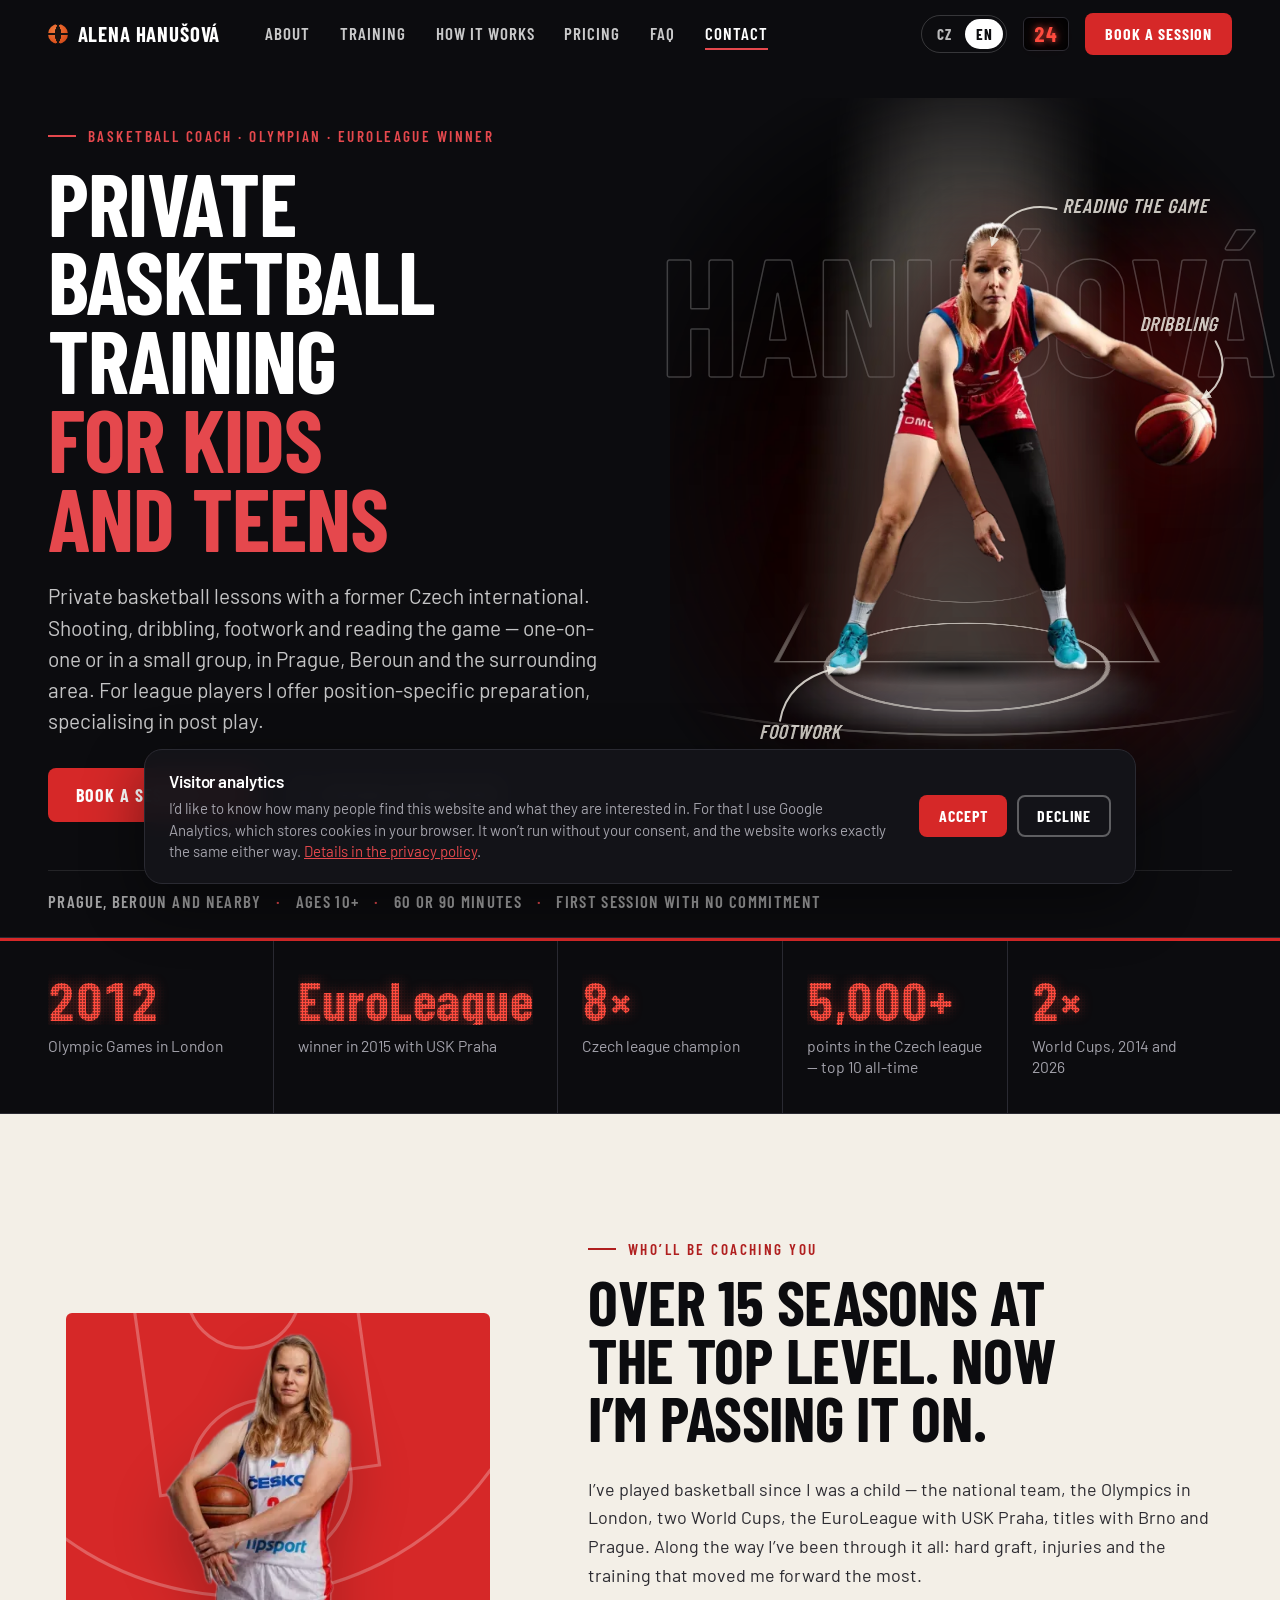
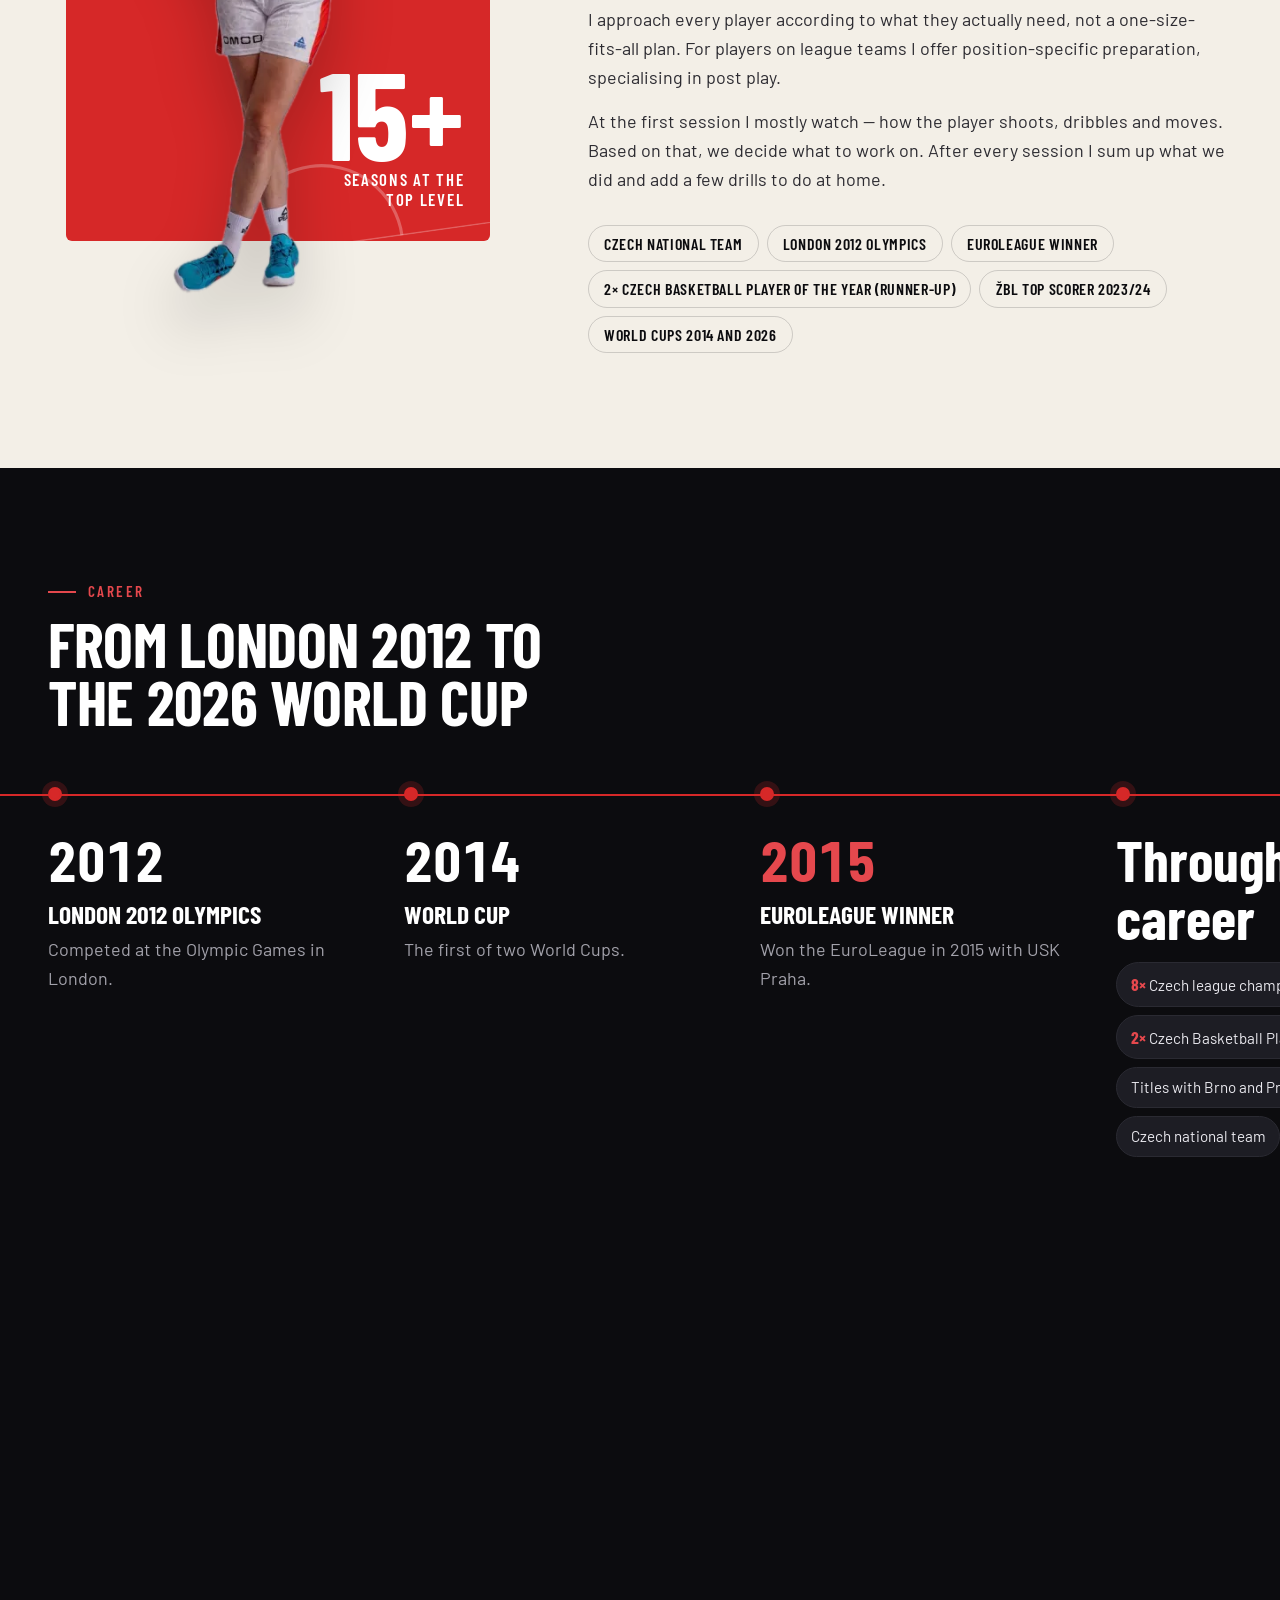
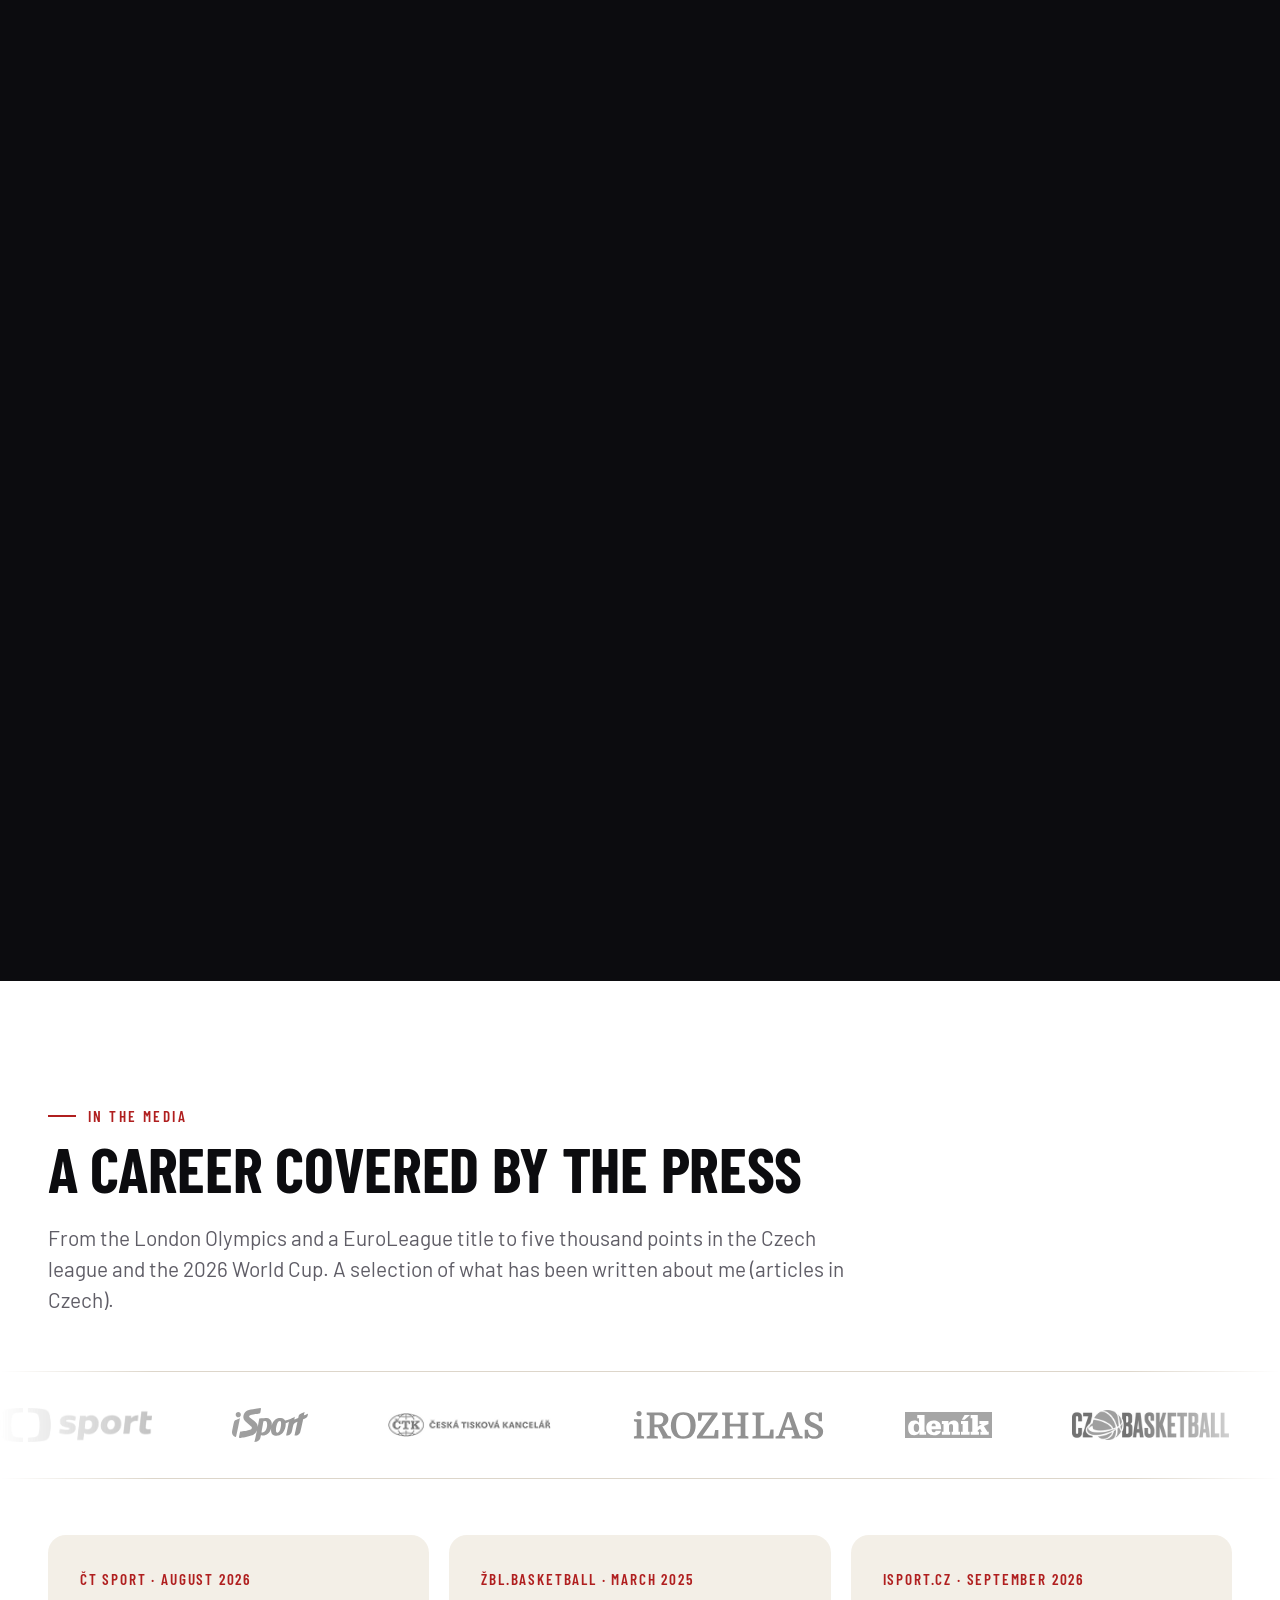
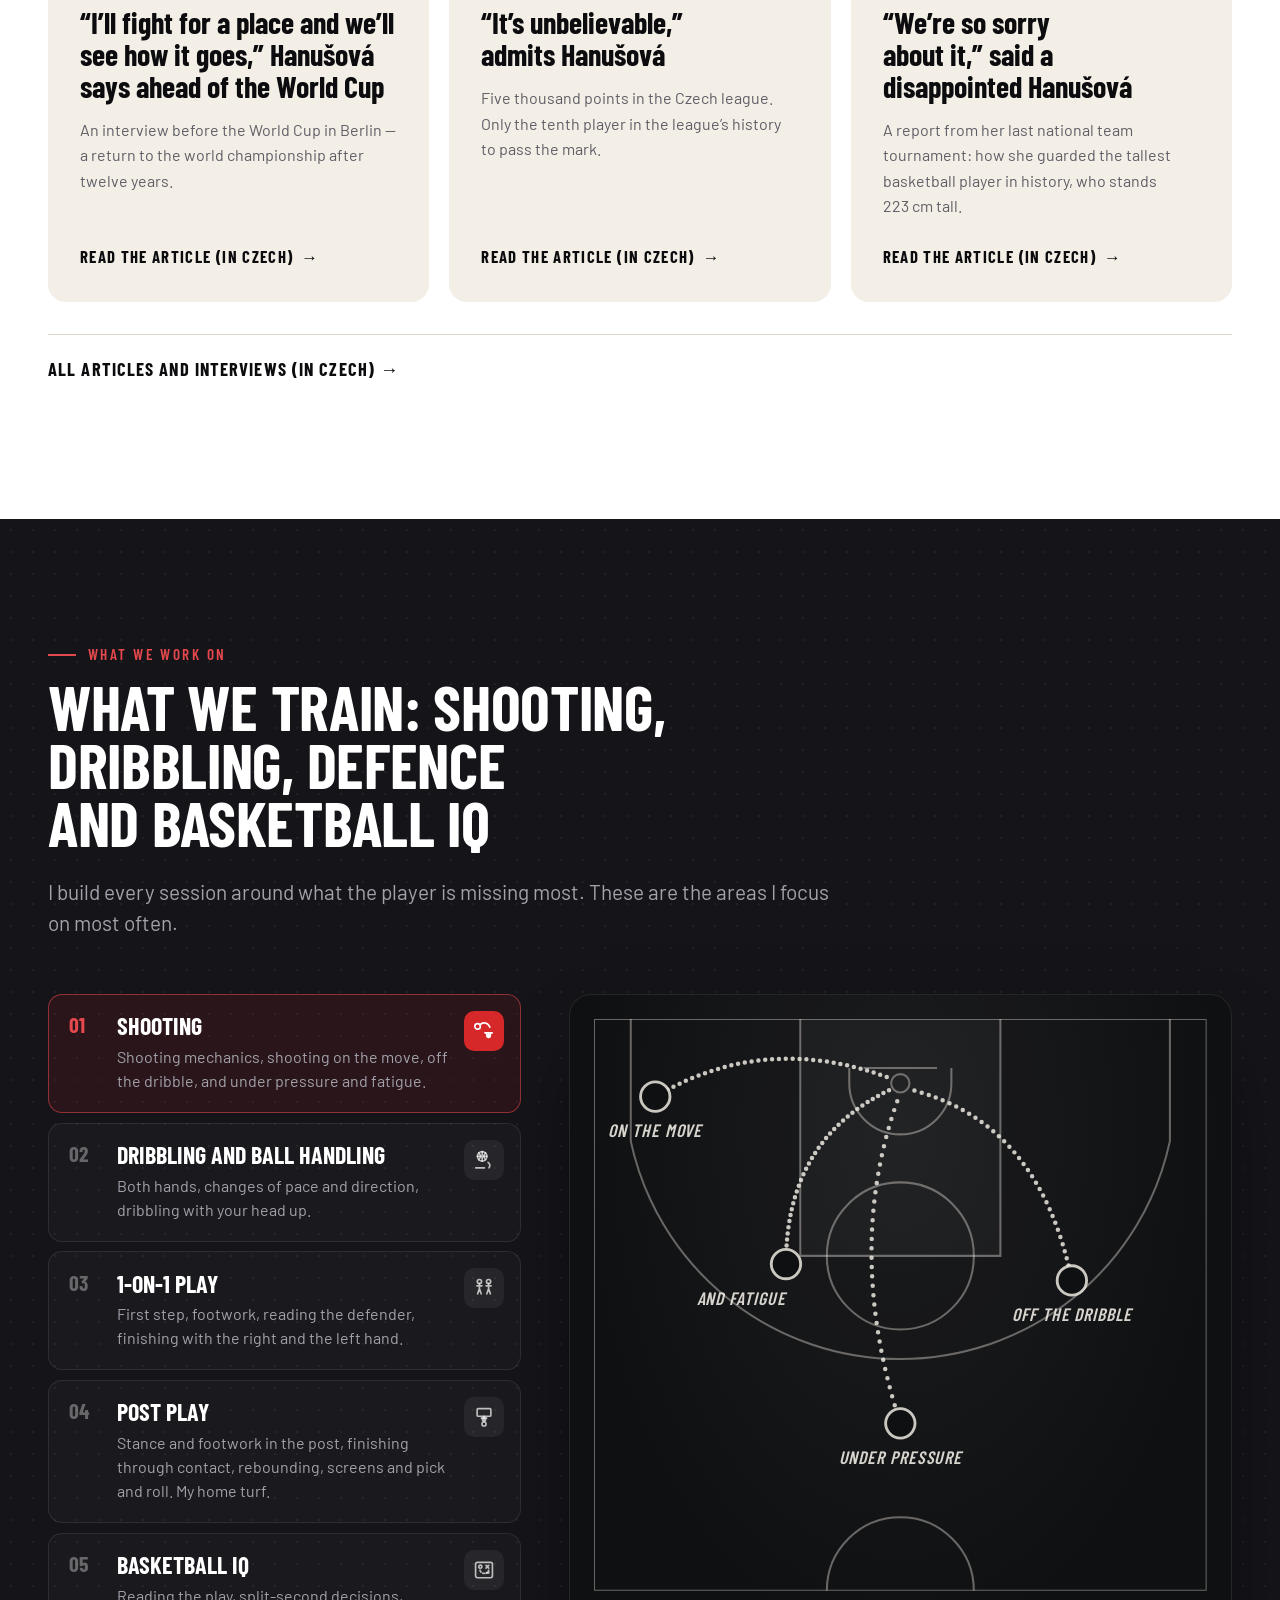
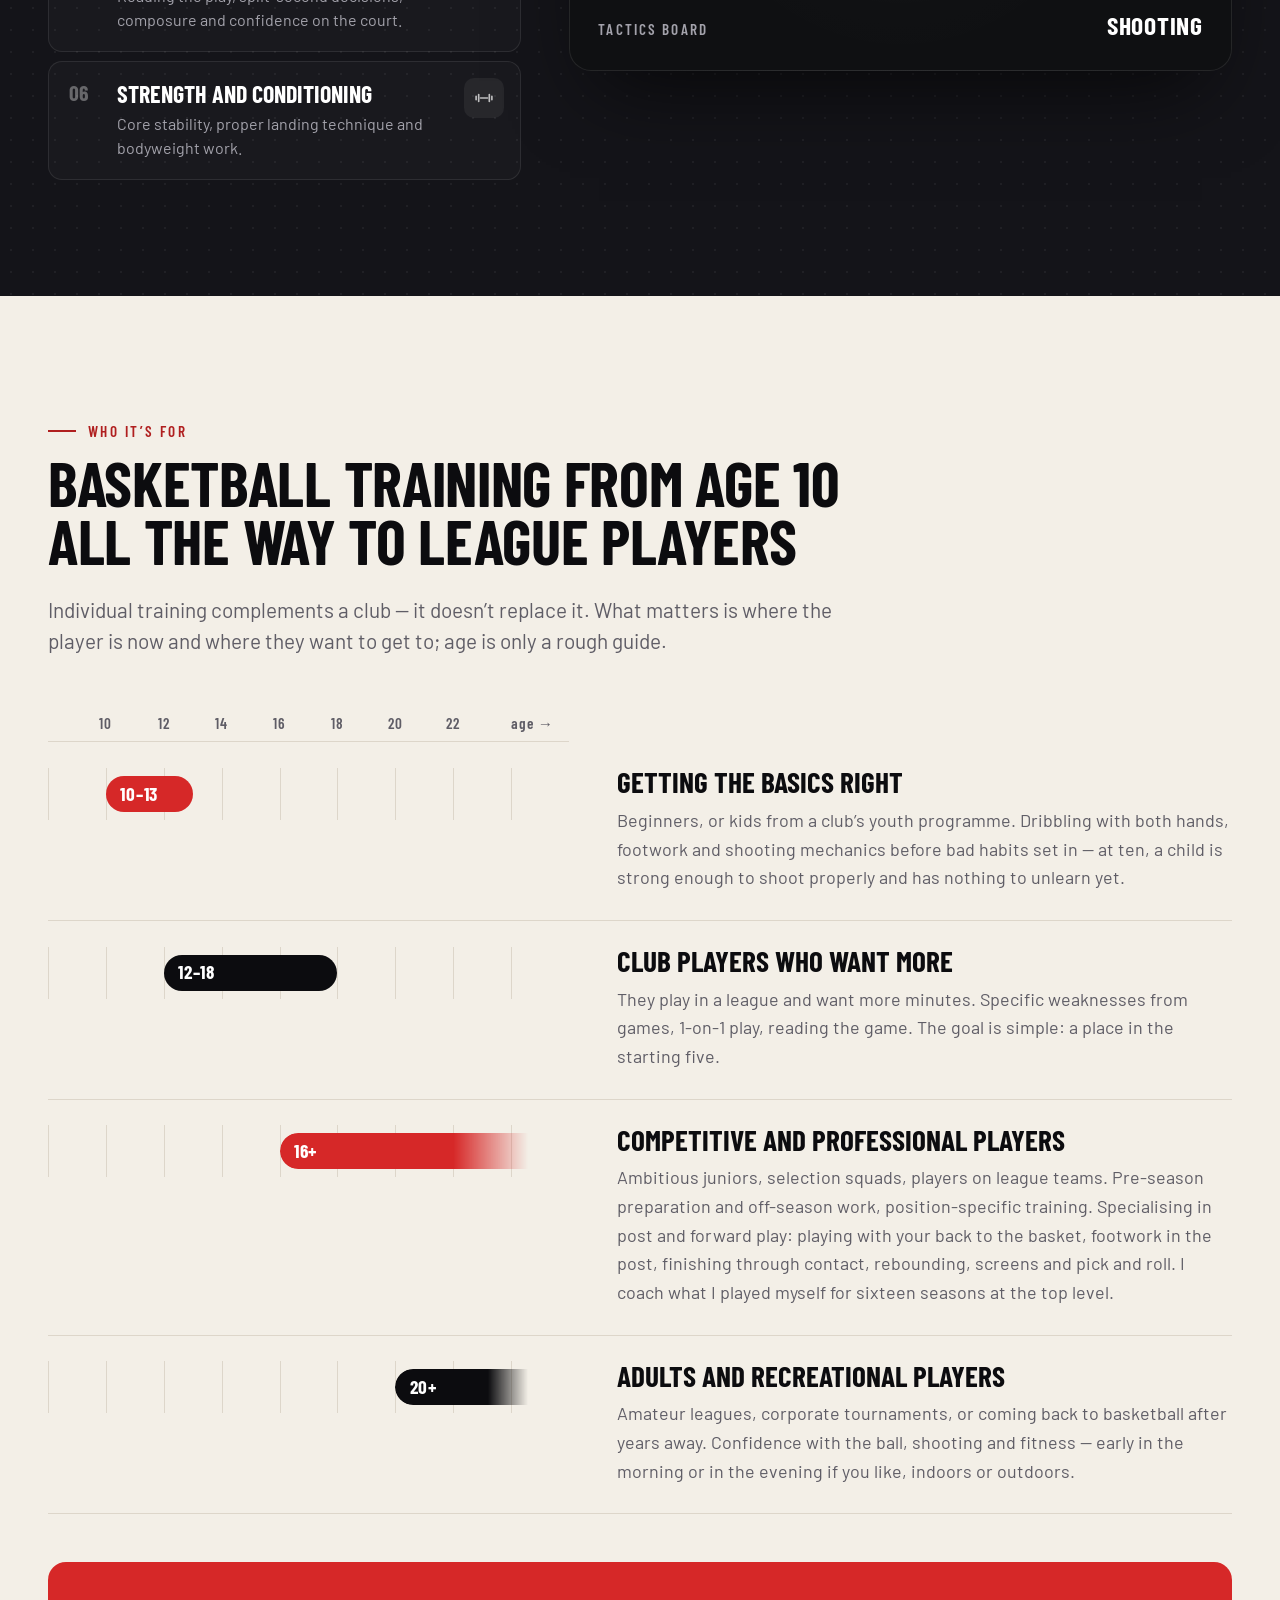
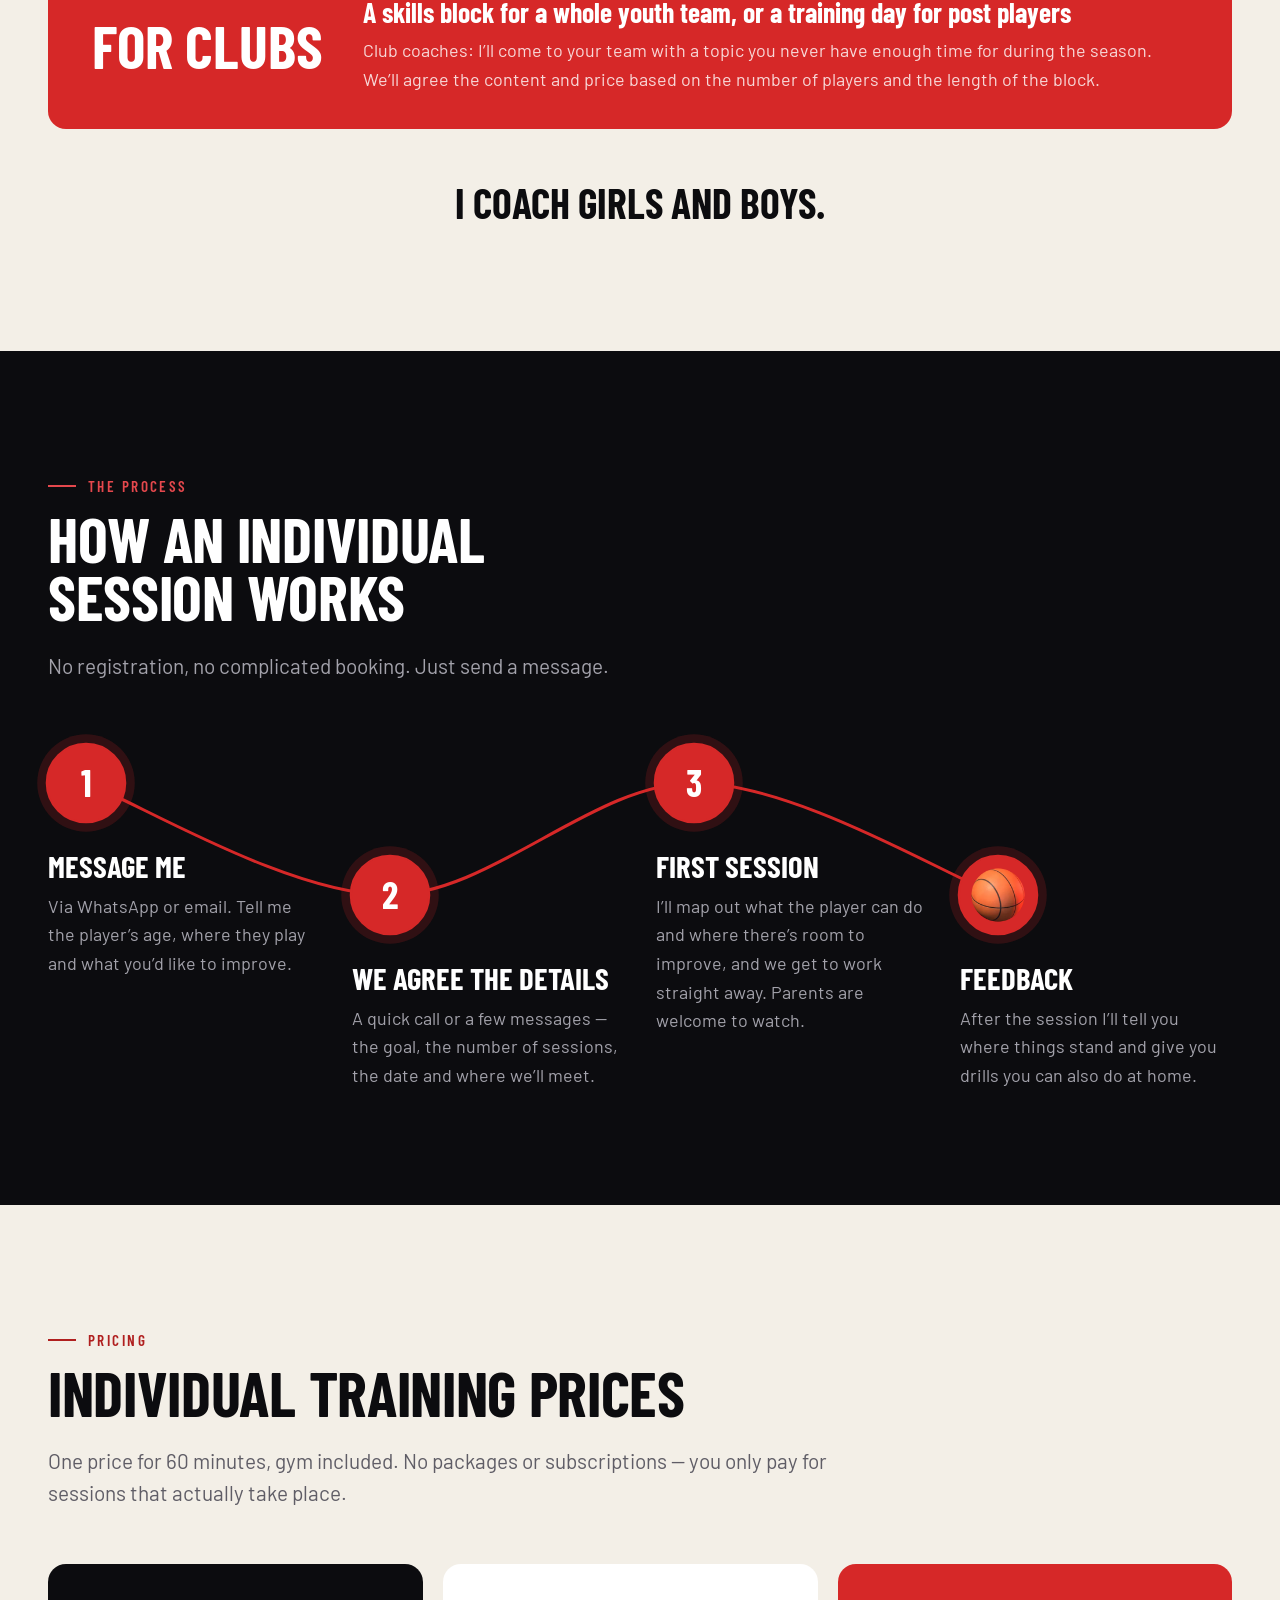
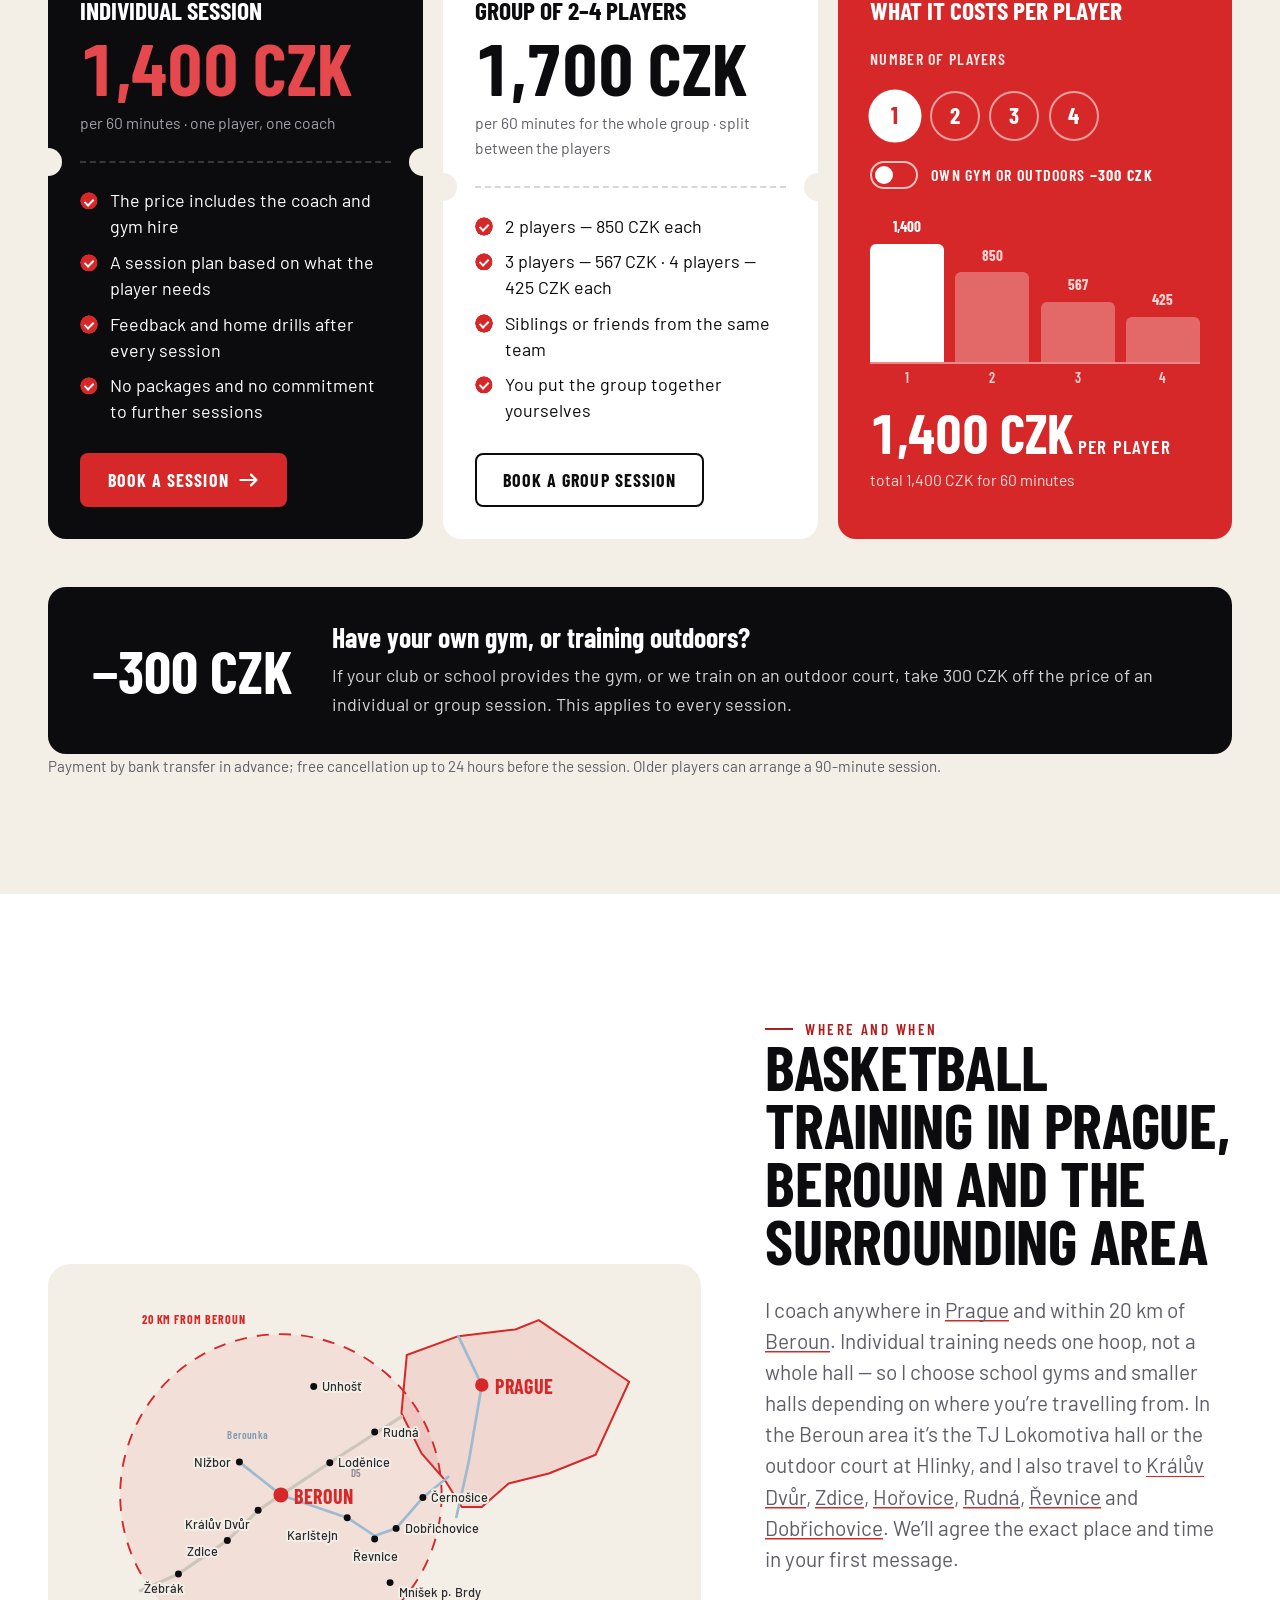
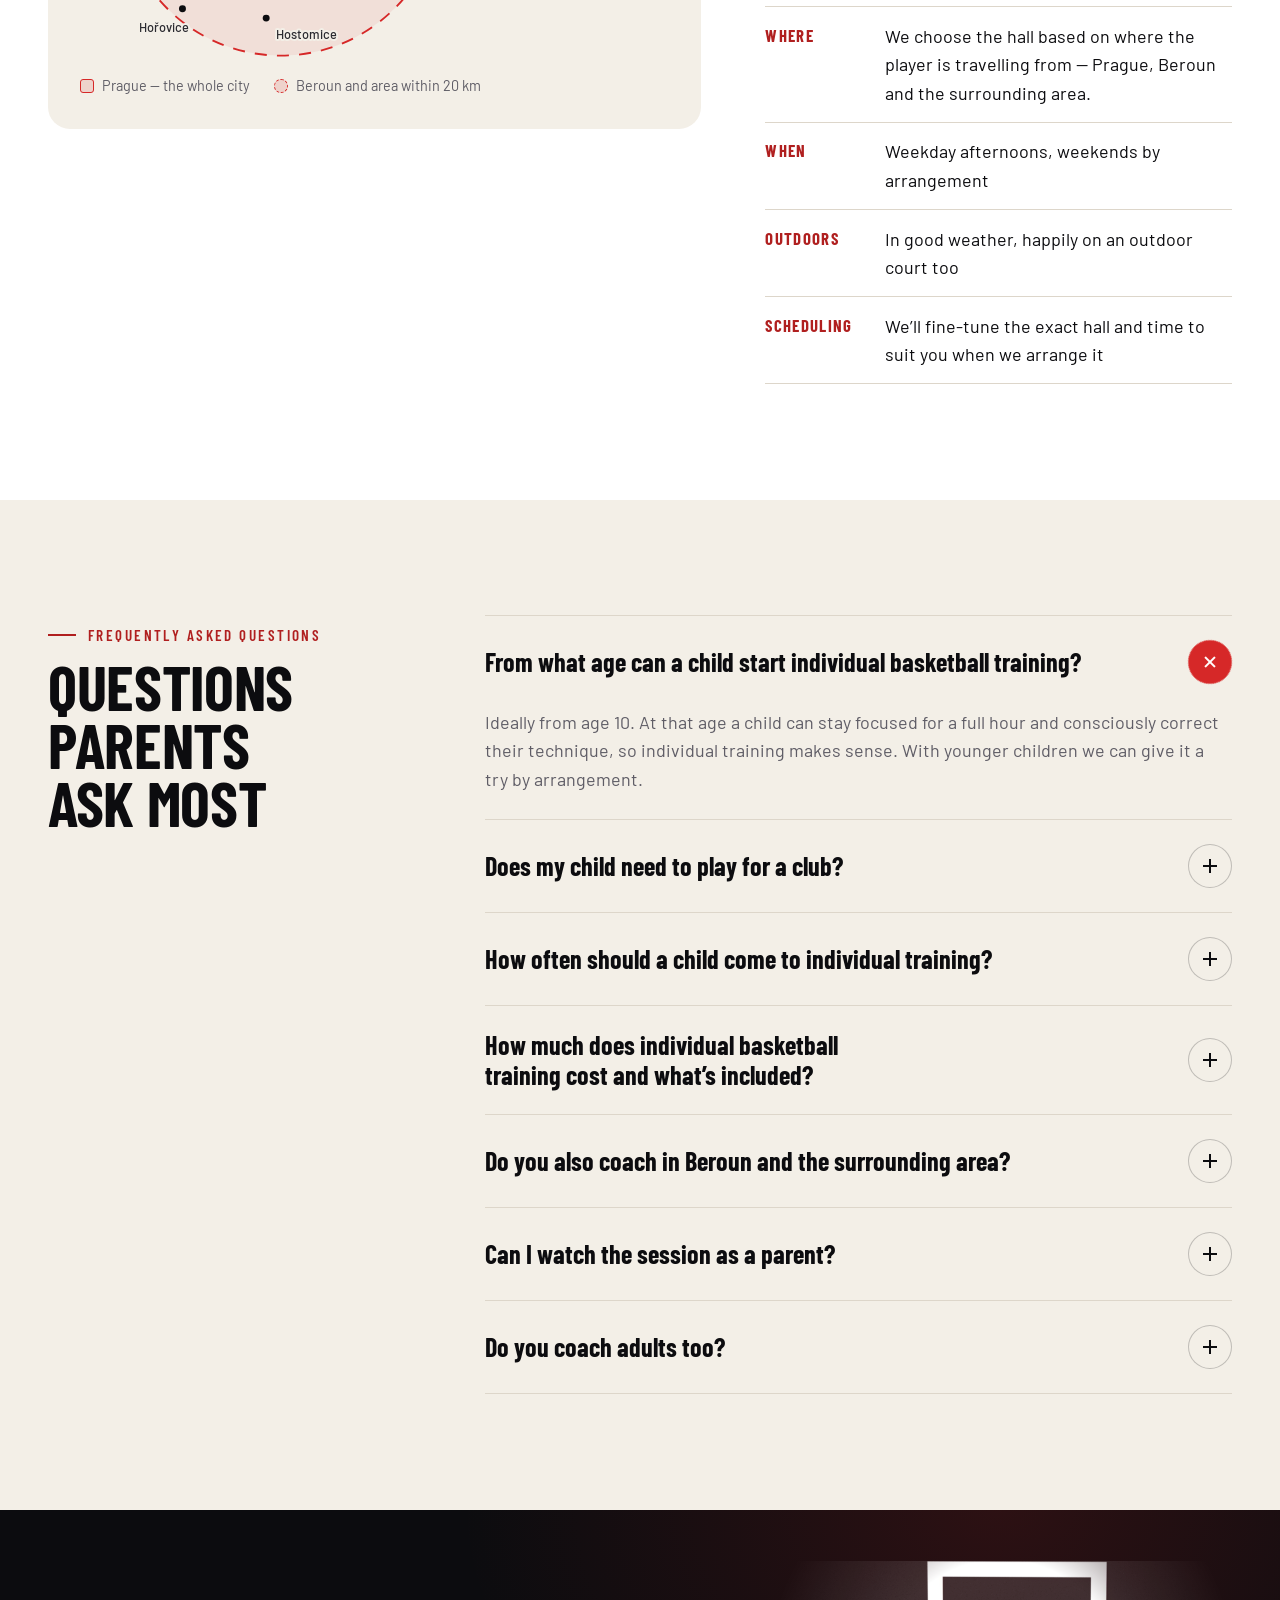
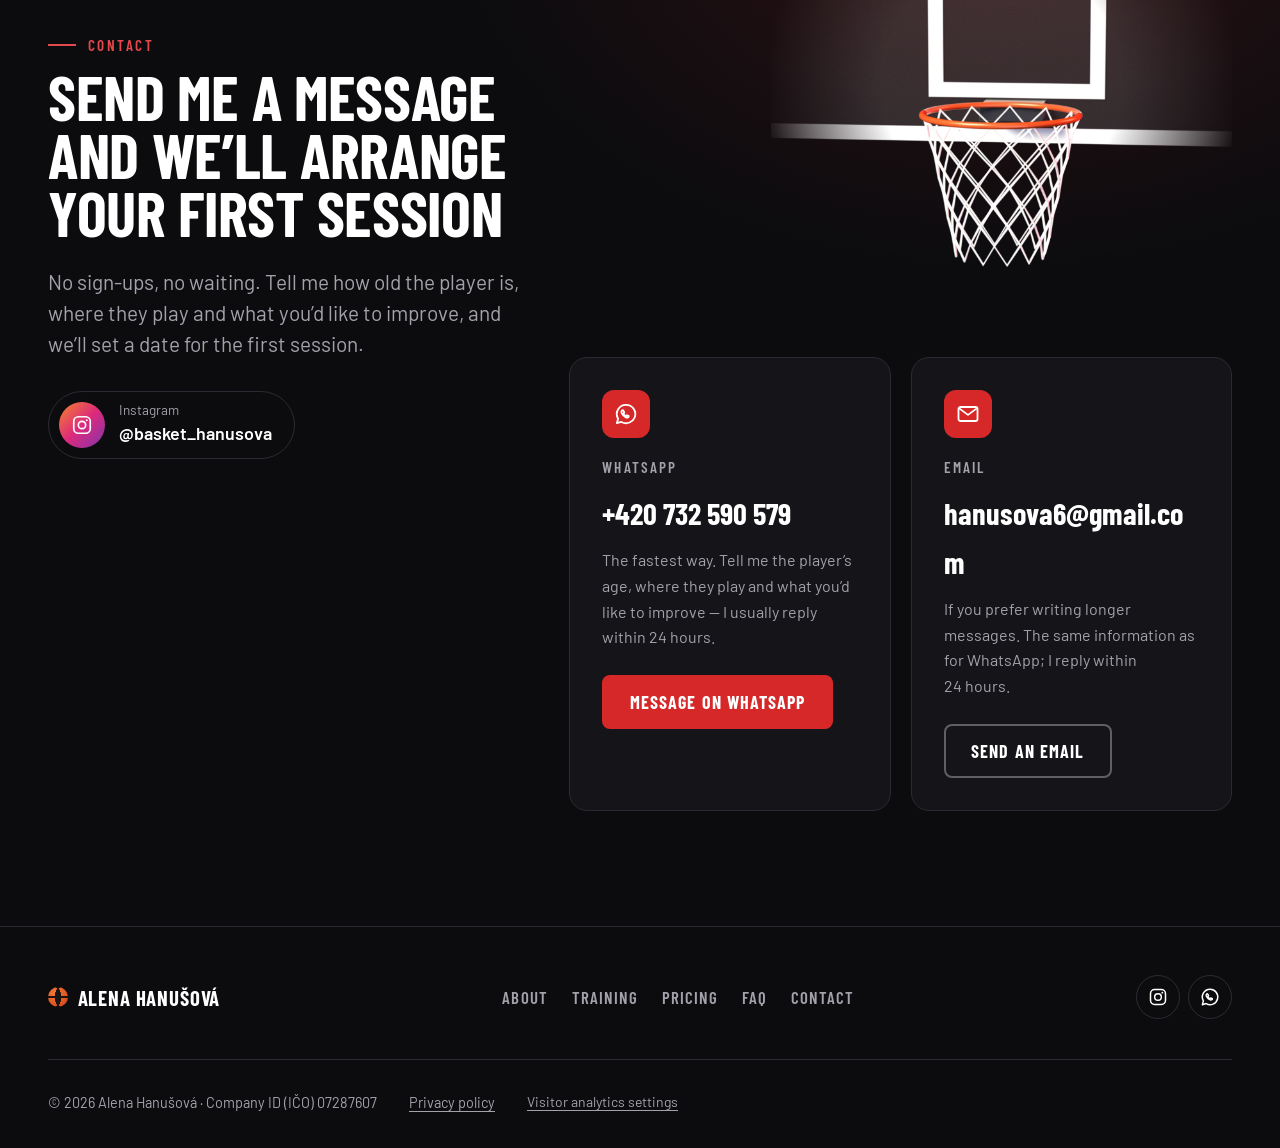
<file: en/index.html>
<!DOCTYPE html>
<html lang="en" class="no-js">
<head>
<meta charset="utf-8">
<meta name="viewport" content="width=device-width, initial-scale=1">
<title>Private Basketball Coaching in Prague &amp; Beroun – Alena Hanušová</title>
<meta name="description" content="One-on-one basketball lessons for kids aged 10+ with an Olympian and EuroLeague winner. Shooting, dribbling, 1-on-1 play. Prague, Beroun and nearby, indoors or outdoors.">
<link rel="canonical" href="https://baskethanusova.cz/en/">
<link rel="alternate" hreflang="cs" href="https://baskethanusova.cz/">
<link rel="alternate" hreflang="en" href="https://baskethanusova.cz/en/">
<link rel="alternate" hreflang="x-default" href="https://baskethanusova.cz/">
<meta name="robots" content="index, follow, max-image-preview:large">
<meta name="author" content="Alena Hanušová">
<meta property="og:type" content="website">
<meta property="og:locale" content="en_GB">
<meta property="og:locale:alternate" content="cs_CZ">
<meta property="og:title" content="Private basketball coaching – Alena Hanušová">
<meta property="og:description" content="An Olympian and EuroLeague winner coaching kids, teens and league players in Prague, Beroun and the surrounding area.">
<meta property="og:url" content="https://baskethanusova.cz/en/">
<meta property="og:image" content="https://baskethanusova.cz/assets/img/og-image-en.jpg">
<meta property="og:image:width" content="1200">
<meta property="og:image:height" content="630">
<meta name="twitter:card" content="summary_large_image">
<meta name="theme-color" content="#0c0c0f">

<!-- Třída .js zapíná animace. Bez JavaScriptu je všechno vidět hned a ve výchozím stavu. -->
<script>document.documentElement.className = 'js';</script>

<link rel="preload" href="/assets/fonts/barlow-condensed-700-latin.woff2" as="font" type="font/woff2" crossorigin>
<link rel="preload" href="/assets/fonts/barlow-400-latin.woff2" as="font" type="font/woff2" crossorigin>
<link rel="preload" href="/assets/img/hriste/alena-dribling.webp?v=2" as="image" type="image/webp" fetchpriority="high"
      imagesrcset="/assets/img/hriste/alena-dribling-600.webp?v=2 600w, /assets/img/hriste/alena-dribling.webp?v=2 960w"
      imagesizes="(min-width: 1024px) 46vw, 92vw">
<link rel="stylesheet" href="/assets/css/style.css?v=2026-10">

<link rel="icon" href="/favicon.ico" sizes="32x32">
<link rel="icon" href="/favicon.svg" type="image/svg+xml">
<link rel="apple-touch-icon" href="/apple-touch-icon.png">
<link rel="manifest" href="/site.webmanifest">
</head>
<body>

<a class="skip-link" href="#top">Skip to content</a>

<!-- Ikony: jedna inline kopie jako <symbol>, zdrojové soubory jsou v&nbsp;assets/icons/ -->
<svg xmlns="http://www.w3.org/2000/svg" style="position:absolute;width:0;height:0;overflow:hidden" aria-hidden="true" focusable="false"><defs>
<symbol id="i-strelba" viewBox="0 0 24 24" fill="none" stroke="currentColor" stroke-width="1.8" stroke-linecap="round" stroke-linejoin="round"><circle cx="5" cy="7" r="3"/><path d="M7.6 5.3C10.8 1.6 16.4 2.7 18.4 7.8"/><path d="M13 14h8"/><path d="M14.6 14l1 4.6M17 14v5.2M19.4 14l-1 4.6"/><path d="M15.1 17.1h3.8"/></symbol>
<symbol id="i-driblink" viewBox="0 0 24 24" fill="none" stroke="currentColor" stroke-width="1.8" stroke-linecap="round" stroke-linejoin="round"><circle cx="10" cy="8" r="5.2"/><path d="M4.8 8h10.4M10 2.8v10.4"/><path d="M6.3 4.3c2.5 2.4 2.5 5 0 7.4M13.7 4.3c-2.5 2.4-2.5 5 0 7.4"/><path d="M16.4 14.6c2.1 1.6 2.6 3.7 1.1 5.9"/><path d="M3 20.6h9.5"/></symbol>
<symbol id="i-hra11" viewBox="0 0 24 24" fill="none" stroke="currentColor" stroke-width="1.8" stroke-linecap="round" stroke-linejoin="round"><circle cx="7" cy="5" r="2.3"/><path d="M7 7.3v5.2M4.2 9.6h5.6M7 12.5 5.1 18.4M7 12.5 8.9 18.4"/><circle cx="17" cy="5" r="2.3"/><path d="M17 7.3v5.2M14.2 9.6h5.6M17 12.5 15.1 18.4M17 12.5 18.9 18.4"/></symbol>
<symbol id="i-podkosem" viewBox="0 0 24 24" fill="none" stroke="currentColor" stroke-width="1.8" stroke-linecap="round" stroke-linejoin="round"><rect x="4.5" y="2.8" width="15" height="8.4" rx="1.2"/><path d="M12 11.2v1.9"/><path d="M9 13.1h6"/><path d="M10 13.1l.6 3.1M12 13.1v3.5M14 13.1l-.6 3.1"/><circle cx="12" cy="19.6" r="2.2"/></symbol>
<symbol id="i-mysleni" viewBox="0 0 24 24" fill="none" stroke="currentColor" stroke-width="1.8" stroke-linecap="round" stroke-linejoin="round"><rect x="2.8" y="3.6" width="18.4" height="16.8" rx="2"/><circle cx="8" cy="8.4" r="1.7"/><path d="M14.2 6.9l3 3M17.2 6.9l-3 3"/><path d="M7.6 12.2c1.1 3.6 5.1 4.6 8.2 2.1" stroke-dasharray="2.4 2.2"/><path d="M16.9 12.4l.4 2.7-2.7.3"/></symbol>
<symbol id="i-sila" viewBox="0 0 24 24" fill="none" stroke="currentColor" stroke-width="1.8" stroke-linecap="round" stroke-linejoin="round"><path d="M8.2 12h7.6"/><path d="M6.2 8.2v7.6M17.8 8.2v7.6"/><path d="M3.4 10.1v3.8M20.6 10.1v3.8"/></symbol>
<symbol id="i-whatsapp" viewBox="0 0 24 24" fill="none" stroke="currentColor" stroke-width="1.8" stroke-linecap="round" stroke-linejoin="round"><path d="M12 2.8a9.2 9.2 0 0 0-7.9 13.9L2.8 21.2l4.6-1.3A9.2 9.2 0 1 0 12 2.8Z"/><path d="M8.9 8.2c-.5 0-.9.2-1.2.6-.4.6-.5 1.5.1 2.6.7 1.4 2.4 3.1 3.8 3.8 1.1.6 2 .5 2.6.1.4-.3.6-.7.6-1.2l-1.9-.9-1 1c-1-.5-2.1-1.6-2.6-2.6l1-1-.9-1.9Z"/></symbol>
<symbol id="i-instagram" viewBox="0 0 24 24" fill="none" stroke="currentColor" stroke-width="1.8" stroke-linecap="round" stroke-linejoin="round"><rect x="3" y="3" width="18" height="18" rx="5"/><circle cx="12" cy="12" r="4"/><circle cx="17.2" cy="6.8" r="1.1" fill="currentColor" stroke="none"/></symbol>
<symbol id="i-obalka" viewBox="0 0 24 24" fill="none" stroke="currentColor" stroke-width="1.8" stroke-linecap="round" stroke-linejoin="round"><rect x="2.5" y="5" width="19" height="14" rx="2"/><path d="M3.2 6.4 12 12.9l8.8-6.5"/></symbol>
</defs></svg>

<!-- Čáry basketbalového hřiště (polovina, FIBA, 1 jednotka = 1 cm, koš nahoře).
     Používá je podlaha v úvodu i taktická tabule. pathLength="1" kvůli animaci kreslení. -->
<svg xmlns="http://www.w3.org/2000/svg" style="position:absolute;width:0;height:0;overflow:hidden" aria-hidden="true" focusable="false"><defs>
<symbol id="court-lines" viewBox="0 0 1500 1400" fill="none">
  <path pathLength="1" d="M0 1400V0h1500v1400z"/>
  <path pathLength="1" d="M505 0v580h490V0"/>
  <path pathLength="1" d="M570 580a180 180 0 1 0 360 0a180 180 0 1 0-360 0"/>
  <path pathLength="1" d="M90 0v299a675 675 0 0 0 1320 0V0"/>
  <path pathLength="1" d="M625 120v37.5a125 125 0 0 0 250 0V120"/>
  <path pathLength="1" d="M660 120h180"/>
  <path pathLength="1" d="M727.5 157.5a22.5 22.5 0 1 0 45 0a22.5 22.5 0 1 0-45 0"/>
  <path pathLength="1" d="M570 1400a180 180 0 0 1 360 0"/>
</symbol>
<marker id="arrow" viewBox="0 0 10 10" refX="7" refY="5" markerWidth="5" markerHeight="5" orient="auto-start-reverse">
  <path d="M0 0l10 5-10 5z" fill="context-stroke"/>
</marker>
</defs></svg>

<header class="site-header" id="site-header">
  <div class="container site-header__bar">
    <a class="brand" href="#top">
      <span class="brand__ball" aria-hidden="true"></span>Alena Hanušová
    </a>

    <nav class="nav" aria-label="Main navigation">
      <ul class="nav__list">
        <li><a class="nav__link" href="#about">About</a></li>
        <li><a class="nav__link" href="#training">Training</a></li>
        <li><a class="nav__link" href="#how-it-works">How it works</a></li>
        <li><a class="nav__link" href="#pricing">Pricing</a></li>
        <li><a class="nav__link" href="#faq">FAQ</a></li>
        <li><a class="nav__link" href="#contact">Contact</a></li>
      </ul>
    </nav>

    <nav class="lang" aria-label="Jazyk / Language">
      <a class="lang__link" href="/" hreflang="cs" lang="cs" aria-label="Čeština" data-lang-switch="cs">CZ</a>
      <a class="lang__link" href="/en/" hreflang="en" lang="en" aria-label="English" aria-current="page" data-lang-switch="en">EN</a>
    </nav>

    <!-- Časomíra útoku: při scrollu odpočítává 24 → 0. Jen dekorace. -->
    <span class="shot-clock" aria-hidden="true"><span class="shot-clock__digits" id="shot-clock">24</span></span>

    <a class="btn btn--primary btn--sm" href="#contact">Book a session</a>

    <button class="nav-toggle" type="button" id="nav-toggle" aria-expanded="false" aria-controls="nav-drawer" aria-label="Open menu">
      <span class="nav-toggle__box" aria-hidden="true"><span></span><span></span><span></span></span>
    </button>
  </div>

  <div class="nav-drawer" id="nav-drawer" hidden>
    <nav class="container" aria-label="Menu navigation">
      <ul class="nav-drawer__list">
        <li><a href="#about">About</a></li>
        <li><a href="#training">Training</a></li>
        <li><a href="#how-it-works">How it works</a></li>
        <li><a href="#pricing">Pricing</a></li>
        <li><a href="#faq">FAQ</a></li>
        <li><a href="#contact">Contact</a></li>
      </ul>
      <div class="lang" role="group" aria-label="Jazyk / Language">
        <a class="lang__link" href="/" hreflang="cs" lang="cs" aria-label="Čeština" data-lang-switch="cs">CZ</a>
        <a class="lang__link" href="/en/" hreflang="en" lang="en" aria-label="English" aria-current="page" data-lang-switch="en">EN</a>
      </div>
    </nav>
  </div>
</header>

<main id="main">

<!-- =====================================================================
     1. Úvod — hráčka v kuželu reflektoru na palubovce
     ===================================================================== -->
<section class="hero" id="top">
  <div class="container hero__grid">
    <div class="hero__body">
      <p class="kicker" data-reveal>Basketball coach · Olympian · EuroLeague winner</p>
      <h1 class="hero__title" data-split>Private basketball training <span class="hero__title-accent">for kids and teens</span></h1>
      <p class="hero__perex" data-reveal style="--delay: .35s">Private basketball lessons with a former Czech international. Shooting, dribbling, footwork and reading the game — one-on-one or in a small group, in Prague, Beroun and the surrounding area. For league players I offer position-specific preparation, specialising in post play.</p>
      <div class="btn-row" data-reveal style="--delay: .5s">
        <a class="btn btn--primary" href="#contact">Book a session <span class="btn__arrow" aria-hidden="true"></span></a>
        <a class="btn btn--ghost" data-cta="whatsapp" rel="noopener" href="https://wa.me/420732590579?text=Hello%2C%20I%E2%80%99m%20interested%20in%20individual%20basketball%20training.%20Player%E2%80%99s%20age%3A%20%E2%80%A6%2C%20club%3A%20%E2%80%A6%2C%20what%20we%E2%80%99d%20like%20to%20improve%3A%20%E2%80%A6"><svg class="btn__icon" aria-hidden="true" focusable="false"><use href="#i-whatsapp"></use></svg>Message on WhatsApp</a>
      </div>
    </div>

    <figure class="stage" data-scroll="hero">
      <picture class="stage__arena" aria-hidden="true">
        <img src="/assets/img/hriste/arena.webp" srcset="/assets/img/hriste/arena-640.webp 640w, /assets/img/hriste/arena.webp 1200w"
             sizes="(min-width: 1024px) 50vw, 100vw" width="1200" height="1500" alt="" decoding="async">
      </picture>
      <svg class="stage__court" viewBox="0 0 1500 1400" aria-hidden="true" focusable="false"><use href="#court-lines"/></svg>
      <p class="stage__name" aria-hidden="true"><span>Hanušová</span></p>
      <div class="stage__player">
        <span class="stage__shadow" aria-hidden="true"></span>
        <img src="/assets/img/hriste/alena-dribling.webp?v=2"
             srcset="/assets/img/hriste/alena-dribling-600.webp?v=2 600w, /assets/img/hriste/alena-dribling.webp?v=2 960w"
             sizes="(min-width: 1024px) 46vw, 92vw" width="960" height="1200" fetchpriority="high" decoding="async"
             alt="Alena Hanušová, basketball coach, dribbling — studio photo in the Czech national team kit">
        <!-- Trenérské poznámky křídou. Slova jsou z perexu, proto aria-hidden. -->
        <svg class="stage__notes" viewBox="0 0 960 1200" aria-hidden="true" focusable="false">
          <g class="note" style="--d: 1.5s">
            <path pathLength="1" d="M612 128c-60-14-110 10-128 70" marker-end="url(#arrow)"/>
            <text x="624" y="136">reading the game</text>
          </g>
          <g class="note" style="--d: 1.8s">
            <path pathLength="1" d="M930 392c26 44 14 86-24 112" marker-end="url(#arrow)"/>
            <text x="934" y="372" text-anchor="end">dribbling</text>
          </g>
          <g class="note" style="--d: 2.1s">
            <path pathLength="1" d="M60 1150c10-58 52-90 108-104" marker-end="url(#arrow)"/>
            <text x="18" y="1186">footwork</text>
          </g>
        </svg>
      </div>
    </figure>
  </div>

  <p class="hero__meta" data-reveal style="--delay: .65s"><span>Prague, Beroun and nearby</span><span class="sep" aria-hidden="true"> · </span><span>ages 10+</span><span class="sep" aria-hidden="true"> · </span><span>60 or 90&nbsp;minutes</span><span class="sep" aria-hidden="true"> · </span><span>first session with no commitment</span></p>
</section>

<!-- =====================================================================
     2. Výsledková tabule
     ===================================================================== -->
<section class="scoreboard" aria-label="Sports achievements">
  <div class="container">
    <ul class="scoreboard__list">
      <li class="scoreboard__item" data-reveal><span class="scoreboard__figure"><span data-count="2012" data-count-from="1990">2012</span></span><span class="scoreboard__label">Olympic Games in London</span></li>
      <li class="scoreboard__item" data-reveal style="--delay: .08s"><span class="scoreboard__figure">EuroLeague</span><span class="scoreboard__label">winner in 2015 with USK Praha</span></li>
      <li class="scoreboard__item" data-reveal style="--delay: .16s"><span class="scoreboard__figure"><span data-count="8">8</span>×</span><span class="scoreboard__label">Czech league champion</span></li>
      <li class="scoreboard__item" data-reveal style="--delay: .24s"><span class="scoreboard__figure"><span data-count="5000">5,000</span>+</span><span class="scoreboard__label">points in the Czech league — top 10 all-time</span></li>
      <li class="scoreboard__item" data-reveal style="--delay: .32s"><span class="scoreboard__figure"><span data-count="2">2</span>×</span><span class="scoreboard__label">World Cups, 2014 and 2026</span></li>
    </ul>
  </div>
</section>

<!-- =====================================================================
     3. O mně
     ===================================================================== -->
<section class="section section--paper about" id="about">
  <div class="container about__grid">
    <figure class="about__figure" data-scroll="about">
      <div class="about__slab" aria-hidden="true">
        <svg class="about__slab-court" viewBox="0 0 1500 1400" focusable="false"><use href="#court-lines"/></svg>
        <span class="about__seasons"><span class="about__seasons-num">15+</span><span class="about__seasons-label">seasons at the top level</span></span>
      </div>
      <img class="about__photo" src="/assets/img/hriste/alena-portret.webp"
           srcset="/assets/img/hriste/alena-portret-520.webp 520w, /assets/img/hriste/alena-portret.webp 840w"
           sizes="(min-width: 1024px) 34vw, 80vw" width="840" height="1120" loading="lazy" decoding="async"
           alt="Alena Hanušová holding a basketball, portrait in the Czech national team jersey">
    </figure>

    <div class="about__body">
      <p class="kicker" data-reveal>Who’ll be coaching you</p>
      <h2 data-split>Over 15 seasons at the top level. Now I’m passing it on.</h2>
      <div class="prose" data-reveal>
        <p>I’ve played basketball since I was a child — the national team, the Olympics in London, two World Cups, the EuroLeague with USK Praha, titles with Brno and Prague. Along the way I’ve been through it all: hard graft, injuries and the training that moved me forward the most.</p>
        <p>I approach every player according to what they actually need, not a one-size-fits-all plan. For players on league teams I offer position-specific preparation, specialising in post play.</p>
        <p>At the first session I mostly watch — how the player shoots, dribbles and moves. Based on that, we decide what to work on. After every session I sum up what we did and add a few drills to do at home.</p>
      </div>
      <ul class="pills about__pills" data-reveal-group>
        <li>Czech national team</li>
        <li>London 2012 Olympics</li>
        <li>EuroLeague winner</li>
        <li>2× Czech Basketball Player of the Year (runner-up)</li>
        <li>ŽBL top scorer 2023/24</li>
        <li>World Cups 2014 and 2026</li>
      </ul>
    </div>
  </div>
</section>

<!-- =====================================================================
     4. Kariéra — časová osa (na desktopu se posouvá do strany)
     ===================================================================== -->
<section class="career" id="career" aria-labelledby="career-title" data-scroll="career">
  <div class="career__pin">
    <div class="container career__head">
      <p class="kicker" data-reveal>Career</p>
      <h2 id="career-title" data-split>From London 2012 to the 2026 World Cup</h2>
    </div>

    <div class="career__viewport">
      <div class="career__rail" aria-hidden="true"><span class="career__rail-fill"></span></div>
      <ol class="career__track">
        <li class="career__event">
          <time class="career__year" datetime="2012">2012</time>
          <h3>London 2012 Olympics</h3>
          <p>Competed at the Olympic Games in London.</p>
        </li>
        <li class="career__event">
          <time class="career__year" datetime="2014">2014</time>
          <h3>World Cup</h3>
          <p>The first of two World Cups.</p>
        </li>
        <li class="career__event career__event--gold">
          <time class="career__year" datetime="2015">2015</time>
          <h3>EuroLeague winner</h3>
          <p>Won the EuroLeague in 2015 with USK Praha.</p>
        </li>
        <li class="career__event career__event--wide">
          <span class="career__year">Throughout my career</span>
          <ul class="career__chips">
            <li><strong>8×</strong> Czech league champion</li>
            <li><strong>2×</strong> Czech Basketball Player of the Year (runner-up)</li>
            <li>Titles with Brno and Prague</li>
            <li>Czech national team</li>
          </ul>
        </li>
        <li class="career__event">
          <time class="career__year" datetime="2024">2023/24</time>
          <h3>ŽBL top scorer</h3>
          <p>Top scorer of the Czech women’s league (ŽBL) in 2023/24.</p>
        </li>
        <li class="career__event career__event--points">
          <time class="career__year" datetime="2025-03">March 2025</time>
          <h3><span class="career__points-num" data-count="5000">5,000</span> points in the Czech league</h3>
          <p>Only the tenth player in the league’s history to pass the mark.</p>
          <!-- 5 000 teček = 5 000 bodů. Kreslí se do canvasu, text výše je obsah. -->
          <canvas class="dots" width="500" height="250" aria-hidden="true"></canvas>
        </li>
        <li class="career__event career__event--now">
          <time class="career__year" datetime="2026">2026</time>
          <h3>World Cup in Berlin</h3>
          <p>Back at the World Cup after twelve years.</p>
        </li>
      </ol>
    </div>
  </div>
</section>

<!-- =====================================================================
     5. Média
     ===================================================================== -->
<section class="section section--white media" id="media">
  <div class="container">
    <div class="section__head">
      <p class="kicker" data-reveal>In the media</p>
      <h2 data-split>A career covered by the press</h2>
      <p class="lead" data-reveal>From the London Olympics and a EuroLeague title to five thousand points in the Czech league and the 2026 World Cup. A selection of what has been written about me (articles in Czech).</p>
    </div>
  </div>

  <div class="marquee" data-reveal>
    <div class="marquee__track">
      <div class="marquee__group">
        <a href="https://sport.ceskatelevize.cz/clanek/basketbal/zabojuju-o-nominaci-a-uvidime-jak-to-dopadne-rika-hanusova-k-ms-158408" target="_blank" rel="noopener" hreflang="cs"><img src="/assets/icons/media/ct-sport.png?v=2026-09" width="357" height="80" loading="lazy" alt="ČT sport" style="--h: 34px"></a>
        <a href="https://isport.blesk.cz/clanek/ostatni-basketbal/479533/basketbalistky-konci-na-ms-uz-po-zakladni-skupine-strasne-nas-to-mrzi-smutnila-hanusova.html" target="_blank" rel="noopener" hreflang="cs"><img src="/assets/icons/media/isport.svg?v=2026-09" width="179" height="80" loading="lazy" alt="iSport" style="--h: 34px"></a>
        <a href="https://www.ceskenoviny.cz/zpravy/bojovaly-jsme-az-do-konce-rekla-po-prohre-basketbalistek-s-cinou-hanusova/2870886" target="_blank" rel="noopener" hreflang="cs"><img src="/assets/icons/media/ctk.png?v=2026-09" width="150" height="22" loading="lazy" alt="ČTK" style="--h: 24px"></a>
        <a href="https://www.irozhlas.cz/" target="_blank" rel="noopener" hreflang="cs"><img src="/assets/icons/media/irozhlas.svg?v=2026-09" width="373" height="54" loading="lazy" alt="iROZHLAS" style="--h: 28px"></a>
        <a href="https://prazsky.denik.cz/basketbal/zenska-basketbalova-liga-nadstavba-brandys-nad-labem-slovanka-alena-hanusova/" target="_blank" rel="noopener" hreflang="cs"><img src="/assets/icons/media/denik.svg?v=2026-09" width="713" height="213" loading="lazy" alt="Deník" style="--h: 26px"></a>
        <a href="https://zbl.basketball/" target="_blank" rel="noopener" hreflang="cs"><img src="/assets/icons/media/cz-basketball.png?v=2026-09" width="420" height="80" loading="lazy" alt="CZ Basketball" style="--h: 30px"></a>
      </div>
      <!-- druhá kopie jen kvůli plynulé smyčce -->
      <div class="marquee__group" aria-hidden="true">
        <a href="https://sport.ceskatelevize.cz/clanek/basketbal/zabojuju-o-nominaci-a-uvidime-jak-to-dopadne-rika-hanusova-k-ms-158408" target="_blank" rel="noopener" hreflang="cs" tabindex="-1"><img src="/assets/icons/media/ct-sport.png?v=2026-09" width="357" height="80" loading="lazy" alt="" style="--h: 34px"></a>
        <a href="https://isport.blesk.cz/clanek/ostatni-basketbal/479533/basketbalistky-konci-na-ms-uz-po-zakladni-skupine-strasne-nas-to-mrzi-smutnila-hanusova.html" target="_blank" rel="noopener" hreflang="cs" tabindex="-1"><img src="/assets/icons/media/isport.svg?v=2026-09" width="179" height="80" loading="lazy" alt="" style="--h: 34px"></a>
        <a href="https://www.ceskenoviny.cz/zpravy/bojovaly-jsme-az-do-konce-rekla-po-prohre-basketbalistek-s-cinou-hanusova/2870886" target="_blank" rel="noopener" hreflang="cs" tabindex="-1"><img src="/assets/icons/media/ctk.png?v=2026-09" width="150" height="22" loading="lazy" alt="" style="--h: 24px"></a>
        <a href="https://www.irozhlas.cz/" target="_blank" rel="noopener" hreflang="cs" tabindex="-1"><img src="/assets/icons/media/irozhlas.svg?v=2026-09" width="373" height="54" loading="lazy" alt="" style="--h: 28px"></a>
        <a href="https://prazsky.denik.cz/basketbal/zenska-basketbalova-liga-nadstavba-brandys-nad-labem-slovanka-alena-hanusova/" target="_blank" rel="noopener" hreflang="cs" tabindex="-1"><img src="/assets/icons/media/denik.svg?v=2026-09" width="713" height="213" loading="lazy" alt="" style="--h: 26px"></a>
        <a href="https://zbl.basketball/" target="_blank" rel="noopener" hreflang="cs" tabindex="-1"><img src="/assets/icons/media/cz-basketball.png?v=2026-09" width="420" height="80" loading="lazy" alt="" style="--h: 30px"></a>
      </div>
    </div>
  </div>

  <div class="container">
    <div class="articles" data-reveal-group>
      <a class="article-card" href="https://sport.ceskatelevize.cz/clanek/basketbal/zabojuju-o-nominaci-a-uvidime-jak-to-dopadne-rika-hanusova-k-ms-158408" target="_blank" rel="noopener">
        <p class="article-card__meta">ČT sport · August 2026</p>
        <h3>“I’ll fight for a place and we’ll see how it goes,” Hanušová says ahead of the World Cup</h3>
        <p class="article-card__text">An interview before the World Cup in Berlin — a return to the world championship after twelve years.</p>
        <span class="article-card__more" aria-hidden="true">Read the article (in Czech) <span class="article-card__arrow">→</span></span>
      </a>
      <a class="article-card" href="https://zbl.basketball/je-to-neuveritelne-priznava-hanusova/18984" target="_blank" rel="noopener">
        <p class="article-card__meta">ŽBL.basketball · March 2025</p>
        <h3>“It’s unbelievable,” admits Hanušová</h3>
        <p class="article-card__text">Five thousand points in the Czech league. Only the tenth player in the league’s history to pass the mark.</p>
        <span class="article-card__more" aria-hidden="true">Read the article (in Czech) <span class="article-card__arrow">→</span></span>
      </a>
      <a class="article-card" href="https://isport.blesk.cz/clanek/ostatni-basketbal/479533/basketbalistky-konci-na-ms-uz-po-zakladni-skupine-strasne-nas-to-mrzi-smutnila-hanusova.html" target="_blank" rel="noopener">
        <p class="article-card__meta">iSport.cz · September 2026</p>
        <h3>“We’re so sorry about it,” said a disappointed Hanušová</h3>
        <p class="article-card__text">A report from her last national team tournament: how she guarded the tallest basketball player in history, who stands 223&nbsp;cm tall.</p>
        <span class="article-card__more" aria-hidden="true">Read the article (in Czech) <span class="article-card__arrow">→</span></span>
      </a>
    </div>

    <details class="disclosure">
      <summary>All articles and interviews (in Czech) →</summary>
      <ul class="disclosure__list">
        <li>ČT sport — <a href="https://sport.ceskatelevize.cz/clanek/basketbal/pozvanka-byl-lehky-sok-uzavrit-tuto-kapitolu-doma-by-bylo-krasne-priznala-hanusova/6824a5711ab93781d4fe1168" target="_blank" rel="noopener" hreflang="cs">“The call-up was a bit of a shock,” Hanušová admitted</a> (May 2025)</li>
        <li>ČTK / ČeskéNoviny — <a href="https://www.ceskenoviny.cz/zpravy/bojovaly-jsme-az-do-konce-rekla-po-prohre-basketbalistek-s-cinou-hanusova/2870886" target="_blank" rel="noopener" hreflang="cs">“We fought to the very end,” Hanušová said after the loss to China</a> (September 2026)</li>
        <li>Pražský deník — <a href="https://prazsky.denik.cz/basketbal/zenska-basketbalova-liga-nadstavba-brandys-nad-labem-slovanka-alena-hanusova/" target="_blank" rel="noopener" hreflang="cs">Brandýs beat Slovanka as Hanušová nears the 5,000-point mark</a></li>
        <!-- TODO: doplnit odkazy na profil na zbl.basketball, olympijskytym.cz a Wikipedii (ověřit URL) a obnovit jako <li> -->
      </ul>
    </details>
  </div>
</section>

<!-- =====================================================================
     6. Tréninky — taktická tabule
     ===================================================================== -->
<section class="section section--board playbook" id="training">
  <div class="container">
    <div class="section__head">
      <p class="kicker" data-reveal>What we work on</p>
      <h2 data-split>What we train: shooting, dribbling, defence and basketball IQ</h2>
      <p class="lead" data-reveal>I build every session around what the player is missing most. These are the areas I focus on most often.</p>
    </div>

    <div class="playbook__grid">
      <div class="playbook__list">
        <article class="play" data-play="strelba">
          <span class="play__num" aria-hidden="true">01</span>
          <span class="icon-tile"><svg aria-hidden="true" focusable="false"><use href="#i-strelba"></use></svg></span>
          <h3 class="play__title"><button class="play__btn" type="button" aria-pressed="false" aria-controls="playbook-court">Shooting</button></h3>
          <p>Shooting mechanics, shooting on the move, off the dribble, and under pressure and fatigue.</p>
        </article>
        <article class="play" data-play="driblink">
          <span class="play__num" aria-hidden="true">02</span>
          <span class="icon-tile"><svg aria-hidden="true" focusable="false"><use href="#i-driblink"></use></svg></span>
          <h3 class="play__title"><button class="play__btn" type="button" aria-pressed="false" aria-controls="playbook-court">Dribbling and ball handling</button></h3>
          <p>Both hands, changes of pace and direction, dribbling with your head up.</p>
        </article>
        <article class="play" data-play="hra11">
          <span class="play__num" aria-hidden="true">03</span>
          <span class="icon-tile"><svg aria-hidden="true" focusable="false"><use href="#i-hra11"></use></svg></span>
          <h3 class="play__title"><button class="play__btn" type="button" aria-pressed="false" aria-controls="playbook-court">1-on-1 play</button></h3>
          <p>First step, footwork, reading the defender, finishing with the right and the left hand.</p>
        </article>
        <article class="play" data-play="podkosem">
          <span class="play__num" aria-hidden="true">04</span>
          <span class="icon-tile"><svg aria-hidden="true" focusable="false"><use href="#i-podkosem"></use></svg></span>
          <h3 class="play__title"><button class="play__btn" type="button" aria-pressed="false" aria-controls="playbook-court">Post play</button></h3>
          <p>Stance and footwork in the post, finishing through contact, rebounding, screens and pick and roll. My home turf.</p>
        </article>
        <article class="play" data-play="mysleni">
          <span class="play__num" aria-hidden="true">05</span>
          <span class="icon-tile"><svg aria-hidden="true" focusable="false"><use href="#i-mysleni"></use></svg></span>
          <h3 class="play__title"><button class="play__btn" type="button" aria-pressed="false" aria-controls="playbook-court">Basketball IQ</button></h3>
          <p>Reading the play, split-second decisions, composure and confidence on the court.</p>
        </article>
        <article class="play" data-play="sila">
          <span class="play__num" aria-hidden="true">06</span>
          <span class="icon-tile"><svg aria-hidden="true" focusable="false"><use href="#i-sila"></use></svg></span>
          <h3 class="play__title"><button class="play__btn" type="button" aria-pressed="false" aria-controls="playbook-court">Strength and conditioning</button></h3>
          <p>Core stability, proper landing technique and bodyweight work.</p>
        </article>
      </div>

      <figure class="playbook__board" id="playbook-court">
        <svg class="court" viewBox="0 0 1500 1400" role="img" aria-labelledby="court-caption" focusable="false">
          <rect class="court__paint" x="505" y="0" width="490" height="580"/>
          <use class="court__lines" href="#court-lines"/>

          <!-- 01 Střelba: čtyři pozice, oblouky na koš -->
          <g class="diagram" data-diagram="strelba">
            <path id="shot-a" class="d-draw d-dot" pathLength="1" style="--d: .1s" d="M150 190Q420 30 728 146"/>
            <path id="shot-b" class="d-draw d-dot" pathLength="1" style="--d: .5s" d="M1170 640Q1090 250 772 172"/>
            <path id="shot-c" class="d-draw d-dot" pathLength="1" style="--d: .9s" d="M750 990Q610 560 748 186"/>
            <path id="shot-d" class="d-draw d-dot" pathLength="1" style="--d: 1.3s" d="M470 600Q470 290 732 170"/>
            <g class="d-pop" style="--d: 0s"><circle class="d-o" cx="150" cy="190" r="36"/><text class="d-label" x="150" y="290" text-anchor="middle">on the move</text></g>
            <g class="d-pop" style="--d: .4s"><circle class="d-o" cx="1170" cy="640" r="36"/><text class="d-label" x="1170" y="740" text-anchor="middle">off the dribble</text></g>
            <g class="d-pop" style="--d: .8s"><circle class="d-o" cx="750" cy="990" r="36"/><text class="d-label" x="750" y="1090" text-anchor="middle">under pressure</text></g>
            <g class="d-pop" style="--d: 1.2s"><circle class="d-o" cx="470" cy="600" r="36"/><text class="d-label" x="360" y="700" text-anchor="middle">and fatigue</text></g>
            <circle class="d-ball" r="20" data-path="#shot-a" data-delay="0.3" data-dur="0.9"/>
            <circle class="d-ball" r="20" data-path="#shot-b" data-delay="0.7" data-dur="0.9"/>
            <circle class="d-ball" r="20" data-path="#shot-c" data-delay="1.1" data-dur="0.9"/>
            <circle class="d-ball" r="20" data-path="#shot-d" data-delay="1.5" data-dur="0.9"/>
            <circle class="d-ripple" cx="750" cy="157.5" r="40" style="--d: 1.2s"/>
          </g>

          <!-- 02 Driblink: klikatá čára = dribling (notace z taktických tabulí) -->
          <g class="diagram" data-diagram="driblink">
            <path id="dribble-base" class="d-guide" d="M330 1270C760 1160 300 920 690 780S960 430 780 250"/>
            <path class="d-draw d-zigzag" pathLength="1" style="--d: .2s; --dur: 2.2s" data-zigzag="#dribble-base" marker-end="url(#arrow)"/>
            <g class="d-pop" style="--d: 0s"><circle class="d-o d-o--ball" cx="330" cy="1270" r="38"/></g>
            <g class="d-pop" style="--d: .8s"><text class="d-label" x="620" y="1150">right</text></g>
            <g class="d-pop" style="--d: 1.3s"><text class="d-label" x="330" y="930">left</text></g>
            <g class="d-pop" style="--d: 1.8s"><text class="d-label" x="960" y="620">change of direction</text></g>
            <g class="d-pop" style="--d: 2.3s"><text class="d-label" x="860" y="250">head up</text></g>
            <circle class="d-ball" r="22" data-path="#dribble-base" data-delay="0.2" data-dur="2.2"/>
          </g>

          <!-- 03 Hra 1 na 1: útočník O, obránce X, první krok kolem něj -->
          <g class="diagram" data-diagram="hra11">
            <path id="drive" class="d-guide" d="M1090 840C1210 650 1010 390 792 188"/>
            <path class="d-draw" pathLength="1" style="--d: .2s" d="M1090 840l70-70" marker-end="url(#arrow)"/>
            <path class="d-draw d-zigzag" pathLength="1" style="--d: .9s; --dur: 1.4s" data-zigzag="#drive" marker-end="url(#arrow)"/>
            <path class="d-draw d-dash" pathLength="1" style="--d: 1.3s" d="M990 700l70-90" marker-end="url(#arrow)"/>
            <g class="d-pop" style="--d: 0s"><circle class="d-o d-o--ball" cx="1090" cy="840" r="38"/></g>
            <g class="d-pop" style="--d: .1s"><path class="d-x" d="M958 668l64 64M1022 668l-64 64"/></g>
            <g class="d-pop" style="--d: .5s"><text class="d-label" x="1210" y="900">first step</text></g>
            <g class="d-pop" style="--d: 1.1s"><text class="d-label" x="720" y="660">reading the defender</text></g>
            <g class="d-pop" style="--d: 2.1s"><text class="d-label" x="900" y="300">finish</text></g>
            <circle class="d-ball" r="22" data-path="#drive" data-delay="0.9" data-dur="1.4"/>
            <circle class="d-ripple" cx="750" cy="157.5" r="40" style="--d: 2.2s"/>
          </g>

          <!-- 04 Hra pod košem: vymalovaná zóna, otočka od hráče, clona a pick and roll, doskok -->
          <g class="diagram" data-diagram="podkosem">
            <rect class="d-paint" x="505" y="0" width="490" height="580" style="--d: 0s"/>
            <path id="post-move" class="d-draw" pathLength="1" style="--d: .4s" d="M585 360Q548 210 716 164" marker-end="url(#arrow)"/>
            <path class="d-draw d-screen" pathLength="1" style="--d: 1s" d="M905 820l-64-64M808 788l66-66"/>
            <path class="d-draw d-zigzag" pathLength="1" style="--d: 1.3s; --dur: 1s" data-zigzag="#pnr-ball" marker-end="url(#arrow)"/>
            <path id="pnr-ball" class="d-guide" d="M760 960C900 900 1060 820 1150 700"/>
            <path id="roll" class="d-draw" pathLength="1" style="--d: 1.9s" d="M880 790Q860 460 772 192" marker-end="url(#arrow)"/>
            <g class="d-pop" style="--d: .1s"><circle class="d-o d-o--ball" cx="585" cy="360" r="38"/></g>
            <g class="d-pop" style="--d: .8s"><circle class="d-o" cx="905" cy="820" r="38"/></g>
            <g class="d-pop" style="--d: .8s"><circle class="d-o" cx="760" cy="960" r="38"/></g>
            <g class="d-pop" style="--d: .6s"><text class="d-label" x="70" y="470">finishing through contact</text></g>
            <g class="d-pop" style="--d: 1.2s"><text class="d-label" x="1010" y="960">screen</text></g>
            <g class="d-pop" style="--d: 2s"><text class="d-label" x="1180" y="620">pick and roll</text></g>
            <g class="d-pop" style="--d: 2.4s"><circle class="d-ring" cx="750" cy="157.5" r="110"/><text class="d-label" x="920" y="80">rebound</text></g>
            <circle class="d-ball" r="22" data-path="#post-move" data-delay="0.4" data-dur="0.8"/>
          </g>

          <!-- 05 Herní myšlení: čtyři možnosti přihrávky, jedna volba, vteřina na rozhodnutí -->
          <g class="diagram" data-diagram="mysleni">
            <path class="d-draw d-dash d-option" pathLength="1" style="--d: .3s" d="M720 970L262 700"/>
            <path class="d-draw d-dash d-option" pathLength="1" style="--d: .5s" d="M780 970L1238 700"/>
            <path class="d-draw d-dash d-option" pathLength="1" style="--d: .7s" d="M700 980L170 200"/>
            <path id="pass-pick" class="d-draw d-dash d-choice" pathLength="1" style="--d: 1.5s" d="M770 960L990 380" marker-end="url(#arrow)"/>
            <circle class="d-timer" cx="750" cy="1000" r="62" pathLength="1" style="--d: .3s"/>
            <g class="d-pop" style="--d: 0s"><circle class="d-o d-o--ball" cx="750" cy="1000" r="38"/></g>
            <g class="d-pop" style="--d: .1s"><circle class="d-o" cx="230" cy="680" r="36"/></g>
            <g class="d-pop" style="--d: .1s"><circle class="d-o" cx="1270" cy="680" r="36"/></g>
            <g class="d-pop" style="--d: .1s"><circle class="d-o" cx="150" cy="170" r="36"/></g>
            <g class="d-pop" style="--d: .1s"><circle class="d-o" cx="1000" cy="340" r="36"/></g>
            <g class="d-pop" style="--d: .2s"><path class="d-x" d="M286 604l52 52M338 604l-52 52"/></g>
            <g class="d-pop" style="--d: .2s"><path class="d-x" d="M1162 604l52 52M1214 604l-52 52"/></g>
            <g class="d-pop" style="--d: .2s"><path class="d-x" d="M200 262l52 52M252 262l-52 52"/></g>
            <g class="d-pop" style="--d: .4s"><text class="d-label" x="860" y="1110">split-second decisions</text></g>
            <g class="d-pop" style="--d: 1.8s"><text class="d-label" x="1060" y="300">reading the play</text></g>
            <circle class="d-ball" r="20" data-path="#pass-pick" data-delay="1.7" data-dur="0.6"/>
          </g>

          <!-- 06 Síla a kondice: kužely, obranný pohyb, dopady -->
          <g class="diagram" data-diagram="sila">
            <path id="slides" class="d-draw" pathLength="1" style="--d: .5s; --dur: 2.4s" d="M420 1230L1080 1090L420 950L1080 810L420 670L1080 530" marker-end="url(#arrow)"/>
            <g class="d-pop" style="--d: 0s"><path class="d-cone" d="M420 1200l-26 50h52z"/></g>
            <g class="d-pop" style="--d: .05s"><path class="d-cone" d="M1080 1060l-26 50h52z"/></g>
            <g class="d-pop" style="--d: .1s"><path class="d-cone" d="M420 920l-26 50h52z"/></g>
            <g class="d-pop" style="--d: .15s"><path class="d-cone" d="M1080 780l-26 50h52z"/></g>
            <g class="d-pop" style="--d: .2s"><path class="d-cone" d="M420 640l-26 50h52z"/></g>
            <g class="d-pop" style="--d: .25s"><path class="d-cone" d="M1080 500l-26 50h52z"/></g>
            <g class="d-pop d-land" style="--d: 2.9s"><ellipse class="d-foot" cx="1150" cy="400" rx="22" ry="44"/><ellipse class="d-foot" cx="1220" cy="400" rx="22" ry="44"/><circle class="d-ring" cx="1185" cy="400" r="100"/></g>
            <g class="d-pop" style="--d: .6s"><text class="d-label" x="130" y="1330">core</text></g>
            <g class="d-pop" style="--d: 1.6s"><text class="d-label" x="1150" y="880">bodyweight</text></g>
            <g class="d-pop" style="--d: 3s"><text class="d-label" x="1060" y="270">proper landings</text></g>
            <circle class="d-ball d-ball--player" r="26" data-path="#slides" data-delay="0.5" data-dur="2.4"/>
          </g>
        </svg>
        <figcaption class="playbook__caption" id="court-caption">
          <span class="playbook__caption-label">Tactics board</span>
          <span class="playbook__caption-title" aria-live="polite">Shooting</span>
        </figcaption>
      </figure>
    </div>
  </div>
</section>

<!-- =====================================================================
     7. Pro koho — věkové rozpětí jako graf
     ===================================================================== -->
<section class="section section--paper audience" id="audience">
  <div class="container">
    <div class="section__head">
      <p class="kicker" data-reveal>Who it’s for</p>
      <h2 data-split>Basketball training from age 10 all the way to league players</h2>
      <p class="lead" data-reveal>Individual training complements a club — it doesn’t replace it. What matters is where the player is now and where they want to get to; age is only a rough guide.</p>
    </div>

    <div class="ages" data-reveal-group>
      <div class="ages__axis" aria-hidden="true">
        <span style="--at: 10">10</span><span style="--at: 12">12</span><span style="--at: 14">14</span><span style="--at: 16">16</span><span style="--at: 18">18</span><span style="--at: 20">20</span><span style="--at: 22">22</span><span class="ages__axis-end" style="--at: 24">age →</span>
      </div>

      <article class="age-row" style="--from: 10; --to: 13">
        <div class="age-row__chart" aria-hidden="true"><span class="age-row__bar"><span class="age-badge">10–13</span></span></div>
        <div class="age-row__body">
          <h3><span class="visually-hidden">10–13 · </span>Getting the basics right</h3>
          <p>Beginners, or kids from a club’s youth programme. Dribbling with both hands, footwork and shooting mechanics before bad habits set in — at ten, a child is strong enough to shoot properly and has nothing to unlearn yet.</p>
        </div>
      </article>
      <article class="age-row" style="--from: 12; --to: 18">
        <div class="age-row__chart" aria-hidden="true"><span class="age-row__bar"><span class="age-badge">12–18</span></span></div>
        <div class="age-row__body">
          <h3><span class="visually-hidden">12–18 · </span>Club players who want more</h3>
          <p>They play in a league and want more minutes. Specific weaknesses from games, 1-on-1 play, reading the game. The goal is simple: a place in the starting five.</p>
        </div>
      </article>
      <article class="age-row age-row--open" style="--from: 16; --to: 24.6">
        <div class="age-row__chart" aria-hidden="true"><span class="age-row__bar"><span class="age-badge">16+</span></span></div>
        <div class="age-row__body">
          <h3><span class="visually-hidden">16+ · </span>Competitive and professional players</h3>
          <p>Ambitious juniors, selection squads, players on league teams. Pre-season preparation and off-season work, position-specific training. Specialising in post and forward play: playing with your back to the basket, footwork in the post, finishing through contact, rebounding, screens and pick and roll. I coach what I played myself for sixteen seasons at the top level.</p>
        </div>
      </article>
      <article class="age-row age-row--open" style="--from: 20; --to: 24.6">
        <div class="age-row__chart" aria-hidden="true"><span class="age-row__bar"><span class="age-badge">20+</span></span></div>
        <div class="age-row__body">
          <h3><span class="visually-hidden">20+ · </span>Adults and recreational players</h3>
          <p>Amateur leagues, corporate tournaments, or coming back to basketball after years away. Confidence with the ball, shooting and fitness — early in the morning or in the evening if you like, indoors or outdoors.</p>
        </div>
      </article>
    </div>

    <div class="strip strip--red audience__strip" data-reveal>
      <p class="strip__figure">For clubs</p>
      <div class="strip__body">
        <h3>A skills block for a whole youth team, or a training day for post players</h3>
        <p>Club coaches: I’ll come to your team with a topic you never have enough time for during the season. We’ll agree the content and price based on the number of players and the length of the block.</p>
      </div>
    </div>

    <p class="audience__note" data-reveal>I coach girls and boys.</p>
  </div>
</section>

<!-- =====================================================================
     8. Jak to probíhá — přihrávky mezi čtyřmi kroky
     ===================================================================== -->
<section class="section section--ink process" id="how-it-works" data-scroll="process">
  <div class="container">
    <div class="section__head">
      <p class="kicker" data-reveal>The process</p>
      <h2 data-split>How an individual session works</h2>
      <p class="lead" data-reveal>No registration, no complicated booking. Just send a message.</p>
    </div>

    <div class="process__field">
      <svg class="process__path" aria-hidden="true" focusable="false"><path class="process__path-base"/><path class="process__path-line" pathLength="1"/></svg>
      <span class="process__ball ball-sprite" aria-hidden="true"></span>
      <ol class="steps">
        <li class="steps__item">
          <span class="steps__num" aria-hidden="true">1</span>
          <h3>Message me</h3>
          <p>Via WhatsApp or email. Tell me the player’s age, where they play and what you’d like to improve.</p>
        </li>
        <li class="steps__item">
          <span class="steps__num" aria-hidden="true">2</span>
          <h3>We agree the details</h3>
          <p>A quick call or a few messages — the goal, the number of sessions, the date and where we’ll meet.</p>
        </li>
        <li class="steps__item">
          <span class="steps__num" aria-hidden="true">3</span>
          <h3>First session</h3>
          <p>I’ll map out what the player can do and where there’s room to improve, and we get to work straight away. Parents are welcome to watch.</p>
        </li>
        <li class="steps__item">
          <span class="steps__num" aria-hidden="true">4</span>
          <h3>Feedback</h3>
          <p>After the session I’ll tell you where things stand and give you drills you can also do at home.</p>
        </li>
      </ol>
    </div>
  </div>
</section>

<!-- =====================================================================
     9. Ceník + kalkulačka
     ===================================================================== -->
<section class="section section--paper pricing-section" id="pricing">
  <div class="container">
    <div class="section__head">
      <p class="kicker" data-reveal>Pricing</p>
      <h2 data-split>Individual training prices</h2>
      <p class="lead" data-reveal>One price for 60&nbsp;minutes, gym included. No packages or subscriptions — you only pay for sessions that actually take place.</p>
    </div>

    <div class="pricing">
      <article class="ticket ticket--ink" data-reveal>
        <h3>Individual session</h3>
        <p class="ticket__amount">1,400&nbsp;CZK</p>
        <p class="ticket__unit">per 60&nbsp;minutes · one player, one coach</p>
        <ul class="ticks">
          <li>The price includes the coach and gym hire</li>
          <li>A session plan based on what the player needs</li>
          <li>Feedback and home drills after every session</li>
          <li>No packages and no commitment to further sessions</li>
        </ul>
        <a class="btn btn--primary" href="#contact">Book a session <span class="btn__arrow" aria-hidden="true"></span></a>
      </article>

      <article class="ticket" data-reveal style="--delay: .1s">
        <h3>Group of 2–4 players</h3>
        <p class="ticket__amount">1,700&nbsp;CZK</p>
        <p class="ticket__unit">per 60&nbsp;minutes for the whole group · split between the players</p>
        <ul class="ticks">
          <li>2 players — 850&nbsp;CZK each</li>
          <li>3 players — 567&nbsp;CZK · 4 players — 425&nbsp;CZK each</li>
          <li>Siblings or friends from the same team</li>
          <li>You put the group together yourselves</li>
        </ul>
        <a class="btn btn--secondary" href="#contact">Book a group session</a>
      </article>

      <!-- Kalkulačka počítá jen z cen výše. Bez JavaScriptu je skrytá. -->
      <div class="calc" id="calc" role="group" data-reveal style="--delay: .2s" aria-labelledby="calc-title">
        <h3 class="calc__title" id="calc-title">What it costs per player</h3>
        <fieldset class="calc__players">
          <legend>Number of players</legend>
          <label><input type="radio" name="hraci" value="1" checked><span>1</span></label>
          <label><input type="radio" name="hraci" value="2"><span>2</span></label>
          <label><input type="radio" name="hraci" value="3"><span>3</span></label>
          <label><input type="radio" name="hraci" value="4"><span>4</span></label>
        </fieldset>
        <label class="calc__switch">
          <input type="checkbox" name="hala" role="switch">
          <span class="calc__switch-track" aria-hidden="true"></span>
          <span>Own gym or outdoors <strong>−300&nbsp;CZK</strong></span>
        </label>
        <div class="calc__bars" aria-hidden="true">
          <span class="calc__bar" data-n="1"><span class="calc__bar-value"></span><span class="calc__bar-fill"></span><span class="calc__bar-label">1</span></span>
          <span class="calc__bar" data-n="2"><span class="calc__bar-value"></span><span class="calc__bar-fill"></span><span class="calc__bar-label">2</span></span>
          <span class="calc__bar" data-n="3"><span class="calc__bar-value"></span><span class="calc__bar-fill"></span><span class="calc__bar-label">3</span></span>
          <span class="calc__bar" data-n="4"><span class="calc__bar-value"></span><span class="calc__bar-fill"></span><span class="calc__bar-label">4</span></span>
        </div>
        <output class="calc__result" aria-live="polite">
          <span class="calc__per"><span class="calc__per-value">1,400&nbsp;CZK</span> <span class="calc__per-label">per player</span></span>
          <span class="calc__total">total 1,400&nbsp;CZK for 60&nbsp;minutes</span>
        </output>
      </div>
    </div>

    <div class="strip pricing__strip" data-reveal>
      <p class="strip__figure">−300&nbsp;CZK</p>
      <div class="strip__body">
        <h3>Have your own gym, or training outdoors?</h3>
        <p>If your club or school provides the gym, or we train on an outdoor court, take 300&nbsp;CZK off the price of an individual or group session. This applies to every session.</p>
      </div>
    </div>

    <p class="note pricing__note" data-reveal>Payment by bank transfer in advance; free cancellation up to 24&nbsp;hours before the session. Older players can arrange a 90-minute session.</p>
  </div>
</section>

<!-- =====================================================================
     10. Kde a kdy — interaktivní mapa (překreslená mapa z Figmy)
     ===================================================================== -->
<section class="section section--white where" id="prague-beroun">
  <div class="container where__grid">
    <figure class="where__figure" data-reveal>
      <svg class="map" id="map" viewBox="60 40 440 270" role="img" aria-labelledby="map-title" focusable="false">
        <title id="map-title">Schematic map: the city of Prague and a 20 km radius around Beroun, with the towns the coach travels to</title>
        <path class="map__praha" d="M304 84L342.5 70L385 65L402.5 58L470 104L445 158.5L410 172.5L380 180L360 197.5L345 197.5L332.5 177.5L315 157.5L300 127.5Z"/>
        <circle class="map__radius-fill" cx="210" cy="188.5" r="120"/>
        <circle class="map__radius" cx="210" cy="188.5" r="120" pathLength="1"/>
        <path class="map__river" d="M179 164L210 188.5L259.5 205.5L280 219L296 213.5L316 190.5L335 175M342.5 70L360 106.5L350 165L341 205"/>
        <path class="map__road" d="M105 260L133.5 247.5L170 222.5L193 200L210 188.5L246.5 164.5L300 130"/>
        <text class="map__tag map__tag--river" x="170" y="147">Berounka</text>
        <text class="map__tag" x="262" y="175">D5</text>
        <text class="map__radius-label" x="106" y="61">20 km from Beroun</text>

        <g class="map__town" data-town="unhost" style="--i: 9"><circle cx="234.5" cy="107.5" r="2.6"/><text x="241" y="111">Unhošť</text></g>
        <g class="map__town" data-town="rudna" style="--i: 6"><circle cx="280" cy="141.5" r="2.6"/><text x="286" y="145">Rudná</text></g>
        <g class="map__town" data-town="nizbor" style="--i: 2"><circle cx="179" cy="164" r="2.6"/><text x="173" y="168" text-anchor="end">Nižbor</text></g>
        <g class="map__town" data-town="lodenice" style="--i: 4"><circle cx="246.5" cy="164.5" r="2.6"/><text x="253" y="168">Loděnice</text></g>
        <g class="map__town" data-town="cernosice" style="--i: 10"><circle cx="316" cy="190.5" r="2.6"/><text x="322" y="194">Černošice</text></g>
        <g class="map__town" data-town="kraluv-dvur" style="--i: 1"><circle cx="193" cy="200" r="2.6"/><text x="187" y="214" text-anchor="end">Králův Dvůr</text></g>
        <g class="map__town" data-town="karlstejn" style="--i: 5"><circle cx="259.5" cy="205.5" r="2.6"/><text x="253" y="222" text-anchor="end">Karlštejn</text></g>
        <g class="map__town" data-town="dobrichovice" style="--i: 8"><circle cx="296" cy="213.5" r="2.6"/><text x="303" y="217">Dobřichovice</text></g>
        <g class="map__town" data-town="revnice" style="--i: 7"><circle cx="280" cy="221.5" r="2.6"/><text x="264" y="238">Řevnice</text></g>
        <g class="map__town" data-town="zdice" style="--i: 3"><circle cx="170" cy="222.5" r="2.6"/><text x="163" y="234" text-anchor="end">Zdice</text></g>
        <g class="map__town" data-town="zebrak" style="--i: 11"><circle cx="133.5" cy="247.5" r="2.6"/><text x="108" y="262">Žebrák</text></g>
        <g class="map__town" data-town="mnisek" style="--i: 12"><circle cx="291.5" cy="254" r="2.6"/><text x="298" y="265">Mníšek p. Brdy</text></g>
        <g class="map__town" data-town="horovice" style="--i: 13"><circle cx="136.5" cy="273.5" r="2.6"/><text x="104" y="291">Hořovice</text></g>
        <g class="map__town" data-town="hostomice" style="--i: 14"><circle cx="199" cy="280.5" r="2.6"/><text x="206" y="296">Hostomice</text></g>

        <g class="map__city map__city--beroun" data-town="beroun"><circle class="map__pulse" cx="210" cy="188.5" r="5"/><circle cx="210" cy="188.5" r="5"/><text x="220" y="195">Beroun</text></g>
        <g class="map__city" data-town="praha"><circle cx="360" cy="106.5" r="5"/><text x="370" y="113">Prague</text></g>
      </svg>
      <figcaption class="map__legend">
        <span class="map__legend-item map__legend-item--praha">Prague — the whole city</span>
        <span class="map__legend-item map__legend-item--radius">Beroun and area within 20&nbsp;km</span>
      </figcaption>
    </figure>

    <div class="where__body">
      <p class="kicker" data-reveal>Where and when</p>
      <h2 data-split>Basketball training in Prague, Beroun and the surrounding area</h2>
      <p class="lead" data-reveal>I coach anywhere in <span class="town" data-town="praha">Prague</span> and within 20&nbsp;km of <span class="town" data-town="beroun">Beroun</span>. Individual training needs one hoop, not a whole hall — so I choose school gyms and smaller halls depending on where you’re travelling from. <!-- TODO: doplnit pražské městské části / haly (v české verzi také) -->In the Beroun area it’s the TJ Lokomotiva hall or the outdoor court at Hlinky, and I also travel to <span class="town" data-town="kraluv-dvur">Králův Dvůr</span>, <span class="town" data-town="zdice">Zdice</span>, <span class="town" data-town="horovice">Hořovice</span>, <span class="town" data-town="rudna">Rudná</span>, <span class="town" data-town="revnice">Řevnice</span> and <span class="town" data-town="dobrichovice">Dobřichovice</span>. We’ll agree the exact place and time in your first message.</p>

      <dl class="deflist" data-reveal-group>
        <div class="deflist__row"><dt>Where</dt><dd>We choose the hall based on where the player is travelling from — Prague, Beroun and the surrounding area.</dd></div>
        <div class="deflist__row"><dt>When</dt><dd>Weekday afternoons, weekends by arrangement</dd></div>
        <div class="deflist__row"><dt>Outdoors</dt><dd>In good weather, happily on an outdoor court too</dd></div>
        <div class="deflist__row"><dt>Scheduling</dt><dd>We’ll fine-tune the exact hall and time to suit you when we arrange it</dd></div>
      </dl>
    </div>
  </div>
</section>

<!-- Reference: připraveno, zobrazí se po doplnění prvních citací.
     Obsah je v <template>, takže se nerenderuje ani neindexuje. -->
<template id="reference-template">
<section class="section section--paper" id="reference">
  <div class="container">
    <div class="section__head">
      <p class="kicker">Testimonials</p>
      <h2>What parents and players say</h2>
    </div>
    <div class="quotes">
      <figure class="quote-card">
        <blockquote>[add quote]</blockquote>
        <figcaption><strong>[name]</strong>[role — e.g. mother of a player, 12]</figcaption>
      </figure>
      <figure class="quote-card">
        <blockquote>[add quote]</blockquote>
        <figcaption><strong>[name]</strong>[role]</figcaption>
      </figure>
      <figure class="quote-card">
        <blockquote>[add quote]</blockquote>
        <figcaption><strong>[name]</strong>[role]</figcaption>
      </figure>
    </div>
  </div>
</section>
</template>

<!-- =====================================================================
     11. FAQ
     ===================================================================== -->
<section class="section section--paper faq-section" id="faq">
  <div class="container faq-section__grid">
    <div class="section__head faq-section__head">
      <p class="kicker" data-reveal>Frequently asked questions</p>
      <h2 data-split>Questions parents ask most</h2>
    </div>

    <div class="faq">
      <details class="faq__item" open>
        <summary><h3 class="faq__question">From what age can a child start individual basketball training?</h3></summary>
        <p class="faq__answer">Ideally from age 10. At that age a child can stay focused for a full hour and consciously correct their technique, so individual training makes sense. With younger children we can give it a try by arrangement.</p>
      </details>
      <details class="faq__item">
        <summary><h3 class="faq__question">Does my child need to play for a club?</h3></summary>
        <p class="faq__answer">No, but for most kids it makes sense. Individual training complements club practice — we work on things there’s no time for in team sessions. If your child isn’t in a club yet and enjoys basketball, we’ll start with the basics and I’ll recommend where to sign up nearby.</p>
      </details>
      <details class="faq__item">
        <summary><h3 class="faq__question">How often should a child come to individual training?</h3></summary>
        <p class="faq__answer">Most often once a week alongside club practice. Before the season or a selection trial, twice a week for a few weeks makes sense. Even a single session is worthwhile as an initial assessment — I’ll tell you where things stand and give you drills for home.</p>
      </details>
      <details class="faq__item">
        <summary><h3 class="faq__question">How much does individual basketball training cost and what’s included?</h3></summary>
        <p class="faq__answer">An individual session costs 1,400&nbsp;CZK for 60&nbsp;minutes; a group of 2–4 players costs 1,700&nbsp;CZK for the whole group. The price includes the coach and gym hire. If you provide the gym or we train outdoors, the session is 300&nbsp;CZK cheaper. Payment is by bank transfer in advance, and cancellation is free up to 24&nbsp;hours before.</p>
      </details>
      <details class="faq__item">
        <summary><h3 class="faq__question">Do you also coach in Beroun and the surrounding area?</h3></summary>
        <p class="faq__answer">Yes. In Beroun and the surrounding area I coach both in halls and on outdoor courts, depending on the weather and what we agree. If your club or school has its own gym, the session is 300&nbsp;CZK cheaper.</p>
      </details>
      <details class="faq__item">
        <summary><h3 class="faq__question">Can I watch the session as a parent?</h3></summary>
        <p class="faq__answer">Yes, parents are welcome. With younger children I recommend it — you see how the session works and can support your child at home more easily. With older players it tends to work best when they do the session on their own and you join for the feedback at the end.</p>
      </details>
      <details class="faq__item">
        <summary><h3 class="faq__question">Do you coach adults too?</h3></summary>
        <p class="faq__answer">Yes. I coach recreational players from amateur leagues as well as players on league teams who want position-specific preparation. Adults usually train early in the morning or in the evening, when halls are free, or outdoors.</p>
      </details>
    </div>
  </div>
</section>

<!-- =====================================================================
     12. Kontakt — míč letí do koše
     ===================================================================== -->
<section class="section section--ink contact" id="contact" data-scroll="contact">
  <div class="contact__hoop" aria-hidden="true">
    <img class="contact__layer" src="/assets/img/hriste/kos-0-board.webp" width="720" height="478" alt="" loading="lazy" decoding="async">
    <img class="contact__layer contact__net" src="/assets/img/hriste/kos-1-net-back.webp" width="720" height="478" alt="" loading="lazy" decoding="async">
    <span class="contact__ball ball-sprite"></span>
    <img class="contact__layer contact__net" src="/assets/img/hriste/kos-2-net-front.webp" width="720" height="478" alt="" loading="lazy" decoding="async">
    <img class="contact__layer" src="/assets/img/hriste/kos-3-rim-front.webp" width="720" height="478" alt="" loading="lazy" decoding="async">
  </div>

  <div class="container contact__grid">
    <div class="contact__body">
      <p class="kicker" data-reveal>Contact</p>
      <h2 data-split>Send me a message and we’ll arrange your first session</h2>
      <p class="lead" data-reveal>No sign-ups, no waiting. Tell me how old the player is, where they play and what you’d like to improve, and we’ll set a date for the first session.</p>

      <a class="social-row" data-cta="instagram" href="https://www.instagram.com/basket_hanusova/" target="_blank" rel="noopener" data-reveal>
        <span class="social-row__tile"><svg aria-hidden="true" focusable="false"><use href="#i-instagram"></use></svg></span>
        <span>
          <span class="social-row__label">Instagram</span>
          <strong>@basket_hanusova</strong>
        </span>
      </a>
    </div>

    <div class="contact__cards" data-reveal-group>
      <article class="contact-card">
        <span class="contact-card__tile"><svg aria-hidden="true" focusable="false"><use href="#i-whatsapp"></use></svg></span>
        <p class="contact-card__label">WhatsApp</p>
        <a class="contact-card__value" href="tel:+420732590579">+420&nbsp;732&nbsp;590&nbsp;579</a>
        <p>The fastest way. Tell me the player’s age, where they play and what you’d like to improve — I usually reply within 24&nbsp;hours.</p>
        <a class="btn btn--primary" data-cta="whatsapp" rel="noopener" href="https://wa.me/420732590579?text=Hello%2C%20I%E2%80%99m%20interested%20in%20individual%20basketball%20training.%20Player%E2%80%99s%20age%3A%20%E2%80%A6%2C%20club%3A%20%E2%80%A6%2C%20what%20we%E2%80%99d%20like%20to%20improve%3A%20%E2%80%A6">Message on WhatsApp</a>
      </article>

      <article class="contact-card">
        <span class="contact-card__tile"><svg aria-hidden="true" focusable="false"><use href="#i-obalka"></use></svg></span>
        <p class="contact-card__label">Email</p>
        <a class="contact-card__value" href="mailto:hanusova6@gmail.com?subject=Individual%20basketball%20training">hanusova6@gmail.com</a>
        <p>If you prefer writing longer messages. The same information as for WhatsApp; I reply within 24&nbsp;hours.</p>
        <a class="btn btn--secondary" data-cta="email" href="mailto:hanusova6@gmail.com?subject=Individual%20basketball%20training">Send an email</a>
      </article>
    </div>
  </div>
</section>

</main>

<footer class="site-footer">
  <div class="container">
    <div class="site-footer__top">
      <a class="brand" href="#top"><span class="brand__ball" aria-hidden="true"></span>Alena Hanušová</a>
      <nav class="site-footer__nav" aria-label="Footer navigation">
        <a href="#about">About</a>
        <a href="#training">Training</a>
        <a href="#pricing">Pricing</a>
        <a href="#faq">FAQ</a>
        <a href="#contact">Contact</a>
      </nav>
      <div class="site-footer__social">
        <a class="social-tile" data-cta="instagram" href="https://www.instagram.com/basket_hanusova/" target="_blank" rel="noopener" aria-label="Instagram">
          <svg aria-hidden="true" focusable="false"><use href="#i-instagram"></use></svg>
        </a>
        <a class="social-tile" data-cta="whatsapp" rel="noopener" href="https://wa.me/420732590579?text=Hello%2C%20I%E2%80%99m%20interested%20in%20individual%20basketball%20training.%20Player%E2%80%99s%20age%3A%20%E2%80%A6%2C%20club%3A%20%E2%80%A6%2C%20what%20we%E2%80%99d%20like%20to%20improve%3A%20%E2%80%A6" aria-label="WhatsApp">
          <svg aria-hidden="true" focusable="false"><use href="#i-whatsapp"></use></svg>
        </a>
      </div>
    </div>
    <div class="site-footer__bottom">
      <p>© 2026 Alena Hanušová · Company ID (IČO)&nbsp;07287607</p>
      <p><a href="/en/privacy-policy.html">Privacy policy</a></p>
      <p><button class="consent-settings" type="button" id="consent-settings" hidden>Visitor analytics settings</button></p>
    </div>
  </div>
</footer>

<script src="/assets/js/main.js?v=2026-10" defer></script>
<script src="/assets/js/hriste.js?v=2026-10" defer></script>
<!-- Person.sameAs: doplnit Wikipedia, olympijskytym.cz a profil na zbl.basketball (i v české verzi) -->
<script type="application/ld+json">
{
  "@context": "https://schema.org",
  "@graph": [
    {
      "@type": "Person",
      "@id": "https://baskethanusova.cz/#alena-hanusova",
      "name": "Alena Hanušová",
      "jobTitle": "Basketball coach",
      "description": "Former Czech international basketball player — London 2012 Olympian, 2015 EuroLeague Women winner with USK Praha and eight-time Czech league champion. She now runs individual basketball training for kids, teens and league players in Prague, Beroun and the surrounding area.",
      "image": "https://baskethanusova.cz/assets/img/about.jpg",
      "url": "https://baskethanusova.cz/en/",
      "sameAs": [
        "https://www.instagram.com/basket_hanusova/"
      ],
      "award": [
        "London 2012 Olympic Games",
        "EuroLeague Women winner 2015 with USK Praha",
        "8× Czech league champion",
        "FIBA Women’s Basketball World Cup 2014 and 2026",
        "Top scorer of the Czech women’s league (ŽBL) 2023/24",
        "2× Czech Basketball Player of the Year runner-up",
        "Over 5,000 points in the Czech league — the tenth player in league history"
      ],
      "knowsAbout": [
        "basketball",
        "individual basketball training",
        "post play coaching",
        "shooting",
        "dribbling",
        "1-on-1 play",
        "post play",
        "pick and roll"
      ],
      "subjectOf": [
        {
          "@type": "NewsArticle",
          "inLanguage": "cs",
          "headline": "Zabojuju o nominaci a uvidíme, jak to dopadne, říká Hanušová k MS",
          "url": "https://sport.ceskatelevize.cz/clanek/basketbal/zabojuju-o-nominaci-a-uvidime-jak-to-dopadne-rika-hanusova-k-ms-158408",
          "datePublished": "2026-08",
          "publisher": {
            "@type": "Organization",
            "name": "ČT sport"
          }
        },
        {
          "@type": "NewsArticle",
          "inLanguage": "cs",
          "headline": "Je to neuvěřitelné, přiznává Hanušová",
          "url": "https://zbl.basketball/je-to-neuveritelne-priznava-hanusova/18984",
          "datePublished": "2025-03",
          "publisher": {
            "@type": "Organization",
            "name": "ŽBL.basketball"
          }
        },
        {
          "@type": "NewsArticle",
          "inLanguage": "cs",
          "headline": "Strašně nás to mrzí, smutnila Hanušová",
          "url": "https://isport.blesk.cz/clanek/ostatni-basketbal/479533/basketbalistky-konci-na-ms-uz-po-zakladni-skupine-strasne-nas-to-mrzi-smutnila-hanusova.html",
          "datePublished": "2026-09",
          "publisher": {
            "@type": "Organization",
            "name": "iSport.cz"
          }
        },
        {
          "@type": "NewsArticle",
          "inLanguage": "cs",
          "headline": "Pozvánka byl lehký šok, přiznala Hanušová",
          "url": "https://sport.ceskatelevize.cz/clanek/basketbal/pozvanka-byl-lehky-sok-uzavrit-tuto-kapitolu-doma-by-bylo-krasne-priznala-hanusova/6824a5711ab93781d4fe1168",
          "datePublished": "2025-05",
          "publisher": {
            "@type": "Organization",
            "name": "ČT sport"
          }
        },
        {
          "@type": "NewsArticle",
          "inLanguage": "cs",
          "headline": "Bojovaly jsme až do konce, řekla po prohře s Čínou Hanušová",
          "url": "https://www.ceskenoviny.cz/zpravy/bojovaly-jsme-az-do-konce-rekla-po-prohre-basketbalistek-s-cinou-hanusova/2870886",
          "datePublished": "2026-09",
          "publisher": {
            "@type": "Organization",
            "name": "ČTK"
          }
        },
        {
          "@type": "NewsArticle",
          "inLanguage": "cs",
          "headline": "Brandýs udolal Slovanku, Hanušová se blíží hranici pěti tisíc bodů",
          "url": "https://prazsky.denik.cz/basketbal/zenska-basketbalova-liga-nadstavba-brandys-nad-labem-slovanka-alena-hanusova/",
          "publisher": {
            "@type": "Organization",
            "name": "Pražský deník"
          }
        }
      ]
    },
    {
      "@type": "Service",
      "@id": "https://baskethanusova.cz/en/#individual-training",
      "name": "Individual basketball training",
      "serviceType": "Sports coaching",
      "provider": {
        "@id": "https://baskethanusova.cz/#alena-hanusova"
      },
      "areaServed": [
        {
          "@type": "City",
          "name": "Prague"
        },
        {
          "@type": "City",
          "name": "Beroun"
        },
        {
          "@type": "GeoCircle",
          "geoMidpoint": {
            "@type": "GeoCoordinates",
            "latitude": 49.9639,
            "longitude": 14.072
          },
          "geoRadius": 20000
        }
      ],
      "audience": [
        {
          "@type": "PeopleAudience",
          "audienceType": "children",
          "suggestedMinAge": 10,
          "suggestedMaxAge": 13
        },
        {
          "@type": "PeopleAudience",
          "audienceType": "teenagers",
          "suggestedMinAge": 12,
          "suggestedMaxAge": 18
        },
        {
          "@type": "PeopleAudience",
          "audienceType": "adults",
          "suggestedMinAge": 18
        }
      ],
      "offers": [
        {
          "@type": "Offer",
          "name": "Individual session",
          "description": "60 minutes, one player. The price includes the coach and gym hire.",
          "price": "1400",
          "priceCurrency": "CZK",
          "availability": "https://schema.org/InStock",
          "url": "https://baskethanusova.cz/en/#pricing"
        },
        {
          "@type": "Offer",
          "name": "Group of 2–4 players",
          "description": "60 minutes for the whole group; the price is split between the players.",
          "price": "1700",
          "priceCurrency": "CZK",
          "availability": "https://schema.org/InStock",
          "url": "https://baskethanusova.cz/en/#pricing"
        }
      ],
      "availableChannel": {
        "@type": "ServiceChannel",
        "serviceUrl": "https://wa.me/420732590579",
        "servicePhone": {
          "@type": "ContactPoint",
          "telephone": "+420732590579",
          "contactType": "customer support",
          "availableLanguage": "cs"
        }
      }
    },
    {
      "@type": "SportsActivityLocation",
      "@id": "https://baskethanusova.cz/en/#training",
      "name": "Individual basketball training — Alena Hanušová",
      "description": "Private basketball lessons for kids from age 10, teens, league players and adults. Prague, Beroun and the surrounding area, in sports halls and on outdoor courts.",
      "url": "https://baskethanusova.cz/en/",
      "image": "https://baskethanusova.cz/assets/img/og-image-en.jpg",
      "telephone": "+420732590579",
      "email": "hanusova6@gmail.com",
      "priceRange": "1,400–1,700 CZK",
      "currenciesAccepted": "CZK",
      "sport": "Basketball",
      "areaServed": [
        {
          "@type": "City",
          "name": "Prague"
        },
        {
          "@type": "City",
          "name": "Beroun"
        },
        {
          "@type": "GeoCircle",
          "geoMidpoint": {
            "@type": "GeoCoordinates",
            "latitude": 49.9639,
            "longitude": 14.072
          },
          "geoRadius": 20000
        }
      ],
      "sameAs": [
        "https://www.instagram.com/basket_hanusova/"
      ],
      "employee": {
        "@id": "https://baskethanusova.cz/#alena-hanusova"
      },
      "makesOffer": {
        "@id": "https://baskethanusova.cz/en/#individual-training"
      }
    },
    {
      "@type": "FAQPage",
      "@id": "https://baskethanusova.cz/en/#faq",
      "inLanguage": "en",
      "mainEntity": [
        {
          "@type": "Question",
          "name": "From what age can a child start individual basketball training?",
          "acceptedAnswer": {
            "@type": "Answer",
            "text": "Ideally from age 10. At that age a child can stay focused for a full hour and consciously correct their technique, so individual training makes sense. With younger children we can give it a try by arrangement."
          }
        },
        {
          "@type": "Question",
          "name": "Does my child need to play for a club?",
          "acceptedAnswer": {
            "@type": "Answer",
            "text": "No, but for most kids it makes sense. Individual training complements club practice — we work on things there’s no time for in team sessions. If your child isn’t in a club yet and enjoys basketball, we’ll start with the basics and I’ll recommend where to sign up nearby."
          }
        },
        {
          "@type": "Question",
          "name": "How often should a child come to individual training?",
          "acceptedAnswer": {
            "@type": "Answer",
            "text": "Most often once a week alongside club practice. Before the season or a selection trial, twice a week for a few weeks makes sense. Even a single session is worthwhile as an initial assessment — I’ll tell you where things stand and give you drills for home."
          }
        },
        {
          "@type": "Question",
          "name": "How much does individual basketball training cost and what’s included?",
          "acceptedAnswer": {
            "@type": "Answer",
            "text": "An individual session costs 1,400 CZK for 60 minutes; a group of 2–4 players costs 1,700 CZK for the whole group. The price includes the coach and gym hire. If you provide the gym or we train outdoors, the session is 300 CZK cheaper. Payment is by bank transfer in advance, and cancellation is free up to 24 hours before."
          }
        },
        {
          "@type": "Question",
          "name": "Do you also coach in Beroun and the surrounding area?",
          "acceptedAnswer": {
            "@type": "Answer",
            "text": "Yes. In Beroun and the surrounding area I coach both in halls and on outdoor courts, depending on the weather and what we agree. If your club or school has its own gym, the session is 300 CZK cheaper."
          }
        },
        {
          "@type": "Question",
          "name": "Can I watch the session as a parent?",
          "acceptedAnswer": {
            "@type": "Answer",
            "text": "Yes, parents are welcome. With younger children I recommend it — you see how the session works and can support your child at home more easily. With older players it tends to work best when they do the session on their own and you join for the feedback at the end."
          }
        },
        {
          "@type": "Question",
          "name": "Do you coach adults too?",
          "acceptedAnswer": {
            "@type": "Answer",
            "text": "Yes. I coach recreational players from amateur leagues as well as players on league teams who want position-specific preparation. Adults usually train early in the morning or in the evening, when halls are free, or outdoors."
          }
        }
      ]
    },
    {
      "@type": "WebSite",
      "@id": "https://baskethanusova.cz/#website",
      "name": "Alena Hanušová — individuální basketbalové tréninky",
      "alternateName": "Alena Hanušová — individual basketball training",
      "url": "https://baskethanusova.cz/",
      "inLanguage": [
        "cs",
        "en"
      ],
      "publisher": {
        "@id": "https://baskethanusova.cz/#alena-hanusova"
      }
    }
  ]
}
</script>
</body>
</html>
</file>
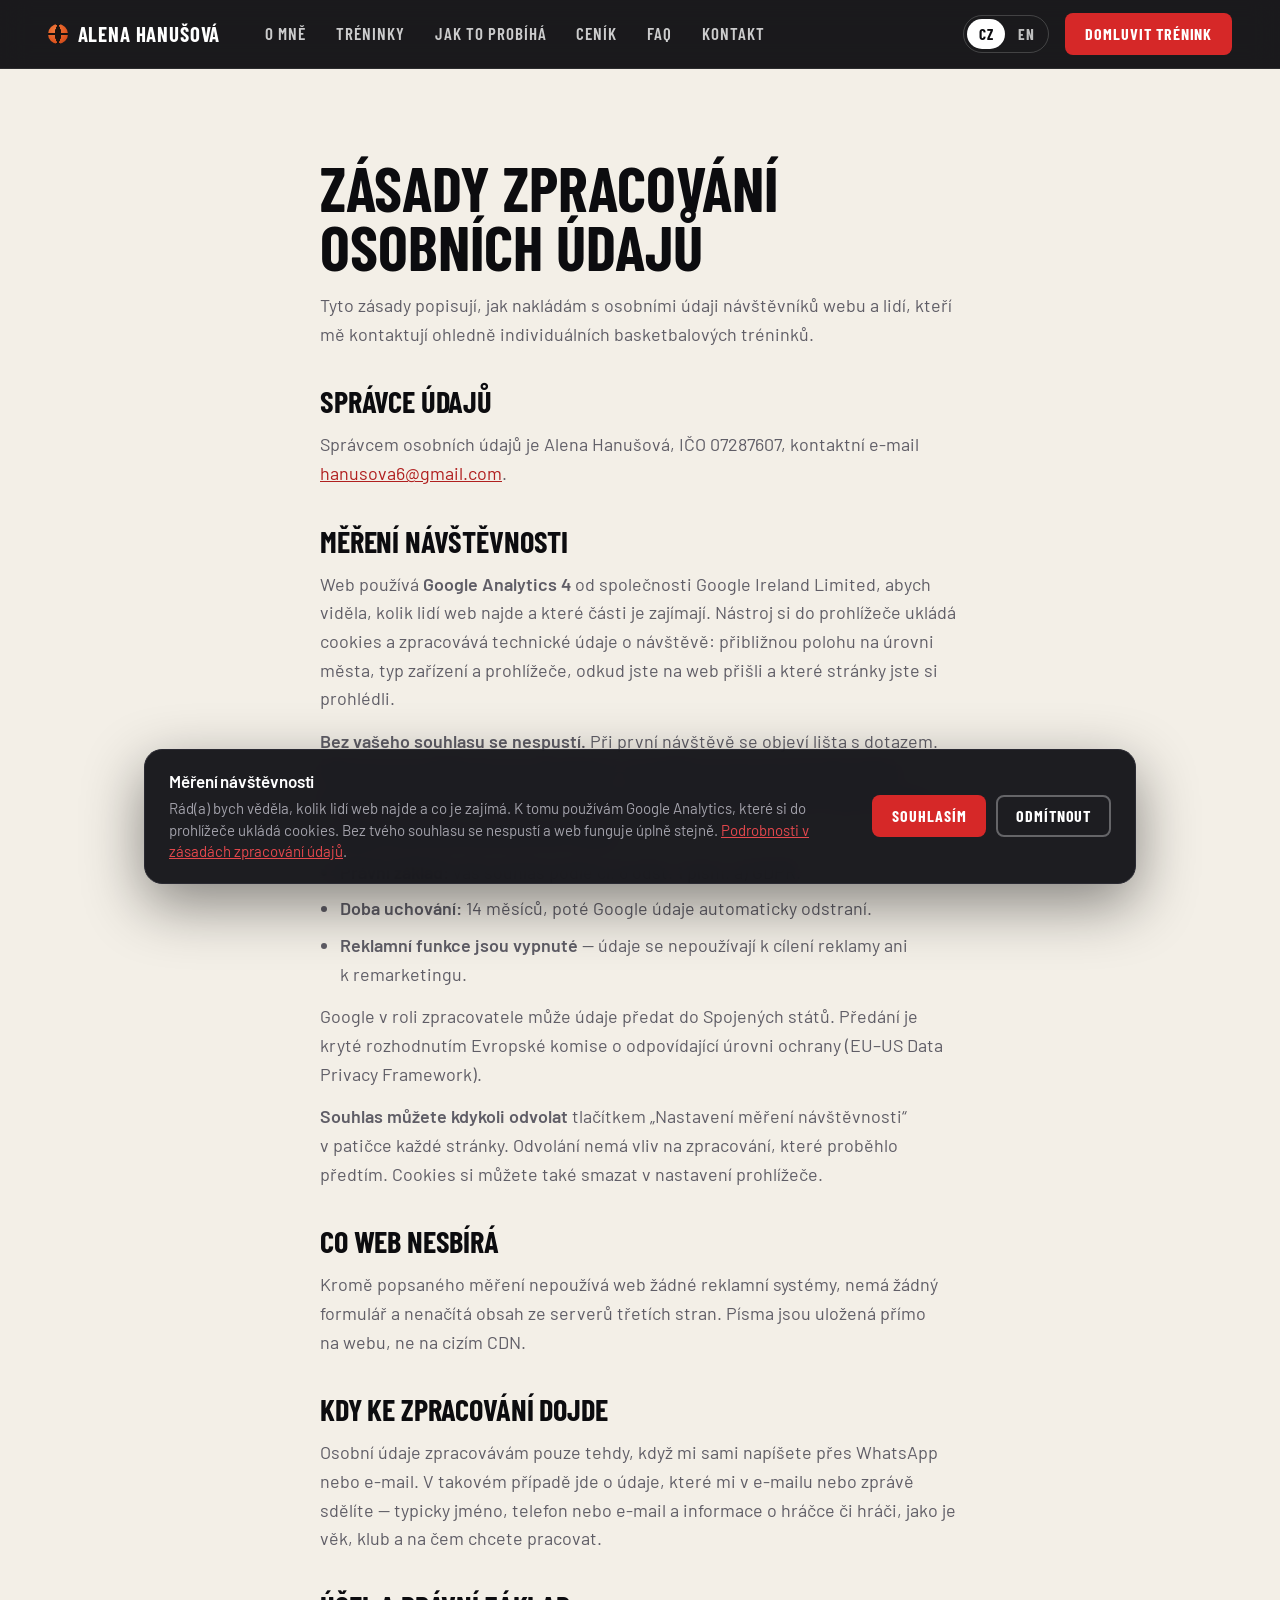
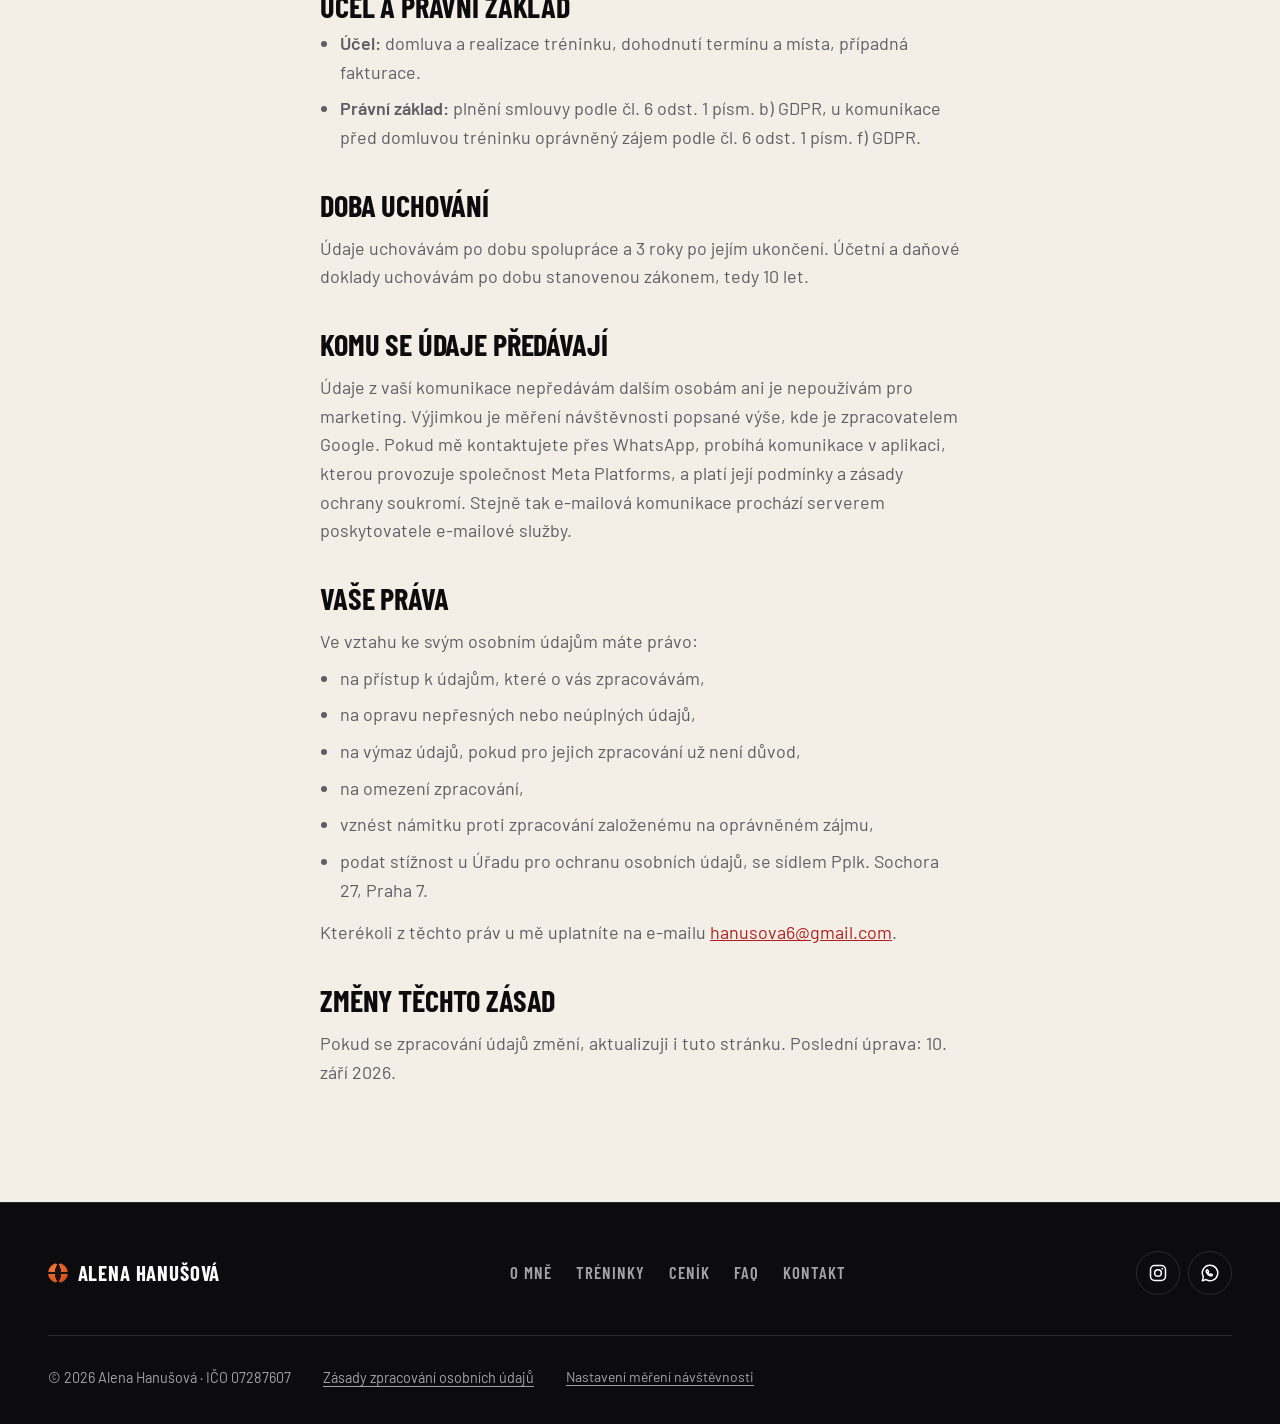
<file: ochrana-osobnich-udaju.html>
<!DOCTYPE html>
<html lang="cs">
<head>
<meta charset="utf-8">
<meta name="viewport" content="width=device-width, initial-scale=1">
<title>Zásady zpracování osobních údajů | Alena Hanušová</title>
<meta name="description" content="Jak nakládám s osobními údaji lidí, kteří mě kontaktují ohledně individuálních basketbalových tréninků. Měření návštěvnosti běží jen s vaším souhlasem.">
<link rel="canonical" href="https://baskethanusova.cz/ochrana-osobnich-udaju.html">
<link rel="alternate" hreflang="cs" href="https://baskethanusova.cz/ochrana-osobnich-udaju.html">
<link rel="alternate" hreflang="en" href="https://baskethanusova.cz/en/privacy-policy.html">
<link rel="alternate" hreflang="x-default" href="https://baskethanusova.cz/ochrana-osobnich-udaju.html">
<meta name="robots" content="index, follow">
<link rel="preload" href="/assets/fonts/barlow-condensed-700-latin.woff2" as="font" type="font/woff2" crossorigin>
<link rel="preload" href="/assets/fonts/barlow-400-latin.woff2" as="font" type="font/woff2" crossorigin>
<link rel="stylesheet" href="/assets/css/style.css?v=2026-10">
<link rel="icon" href="/favicon.ico" sizes="32x32">
<link rel="icon" href="/favicon.svg" type="image/svg+xml">
<link rel="apple-touch-icon" href="/apple-touch-icon.png">
<link rel="manifest" href="/site.webmanifest">
<meta name="theme-color" content="#0c0c0f">
</head>
<body>

<a class="skip-link" href="#main">Přeskočit na obsah</a>

<svg xmlns="http://www.w3.org/2000/svg" style="position:absolute;width:0;height:0;overflow:hidden" aria-hidden="true" focusable="false"><defs>
<symbol id="i-whatsapp" viewBox="0 0 24 24" fill="none" stroke="currentColor" stroke-width="1.8" stroke-linecap="round" stroke-linejoin="round"><path d="M12 2.8a9.2 9.2 0 0 0-7.9 13.9L2.8 21.2l4.6-1.3A9.2 9.2 0 1 0 12 2.8Z"/><path d="M8.9 8.2c-.5 0-.9.2-1.2.6-.4.6-.5 1.5.1 2.6.7 1.4 2.4 3.1 3.8 3.8 1.1.6 2 .5 2.6.1.4-.3.6-.7.6-1.2l-1.9-.9-1 1c-1-.5-2.1-1.6-2.6-2.6l1-1-.9-1.9Z"/></symbol>
<symbol id="i-instagram" viewBox="0 0 24 24" fill="none" stroke="currentColor" stroke-width="1.8" stroke-linecap="round" stroke-linejoin="round"><rect x="3" y="3" width="18" height="18" rx="5"/><circle cx="12" cy="12" r="4"/><circle cx="17.2" cy="6.8" r="1.1" fill="currentColor" stroke="none"/></symbol>
</defs></svg>

<header class="site-header">
  <div class="container site-header__bar">
    <a class="brand" href="/"><span class="brand__ball" aria-hidden="true"></span>Alena Hanušová</a>
    <nav class="nav" aria-label="Hlavní navigace">
      <ul class="nav__list">
        <li><a class="nav__link" href="/#o-mne">O&nbsp;mně</a></li>
        <li><a class="nav__link" href="/#treninky">Tréninky</a></li>
        <li><a class="nav__link" href="/#prubeh">Jak to probíhá</a></li>
        <li><a class="nav__link" href="/#cenik">Ceník</a></li>
        <li><a class="nav__link" href="/#faq">FAQ</a></li>
        <li><a class="nav__link" href="/#kontakt">Kontakt</a></li>
      </ul>
    </nav>
    <nav class="lang" aria-label="Jazyk / Language">
      <a class="lang__link" href="/ochrana-osobnich-udaju.html" hreflang="cs" lang="cs" aria-label="Čeština" aria-current="page" data-lang-switch="cs">CZ</a>
      <a class="lang__link" href="/en/privacy-policy.html" hreflang="en" lang="en" aria-label="English" data-lang-switch="en">EN</a>
    </nav>
    <a class="btn btn--primary btn--sm" href="/#kontakt">Domluvit trénink</a>
    <button class="nav-toggle" type="button" id="nav-toggle" aria-expanded="false" aria-controls="nav-drawer" aria-label="Otevřít menu">
      <span class="nav-toggle__box" aria-hidden="true"><span></span><span></span><span></span></span>
    </button>
  </div>
  <div class="nav-drawer" id="nav-drawer" hidden>
    <nav class="container" aria-label="Navigace v menu">
      <ul class="nav-drawer__list">
        <li><a href="/#o-mne">O&nbsp;mně</a></li>
        <li><a href="/#treninky">Tréninky</a></li>
        <li><a href="/#prubeh">Jak to probíhá</a></li>
        <li><a href="/#cenik">Ceník</a></li>
        <li><a href="/#faq">FAQ</a></li>
        <li><a href="/#kontakt">Kontakt</a></li>
      </ul>
      <div class="lang" role="group" aria-label="Jazyk / Language">
        <a class="lang__link" href="/ochrana-osobnich-udaju.html" hreflang="cs" lang="cs" aria-label="Čeština" aria-current="page" data-lang-switch="cs">CZ</a>
        <a class="lang__link" href="/en/privacy-policy.html" hreflang="en" lang="en" aria-label="English" data-lang-switch="en">EN</a>
      </div>
    </nav>
  </div>
</header>

<main id="main" class="section section--page">
  <div class="container legal">
    <h1>Zásady zpracování osobních údajů</h1>

    <p>Tyto zásady popisují, jak nakládám s&nbsp;osobními údaji návštěvníků webu a&nbsp;lidí, kteří mě kontaktují ohledně individuálních basketbalových tréninků.</p>

    <h2>Správce údajů</h2>
    <p>Správcem osobních údajů je Alena Hanušová, IČO&nbsp;07287607, kontaktní e-mail <a href="mailto:hanusova6@gmail.com">hanusova6@gmail.com</a>.</p>

    <h2>Měření návštěvnosti</h2>
    <p>Web používá <strong>Google Analytics 4</strong> od společnosti Google Ireland Limited, abych viděla, kolik lidí web najde a které části je zajímají. Nástroj si do prohlížeče ukládá cookies a zpracovává technické údaje o&nbsp;návštěvě: přibližnou polohu na&nbsp;úrovni města, typ zařízení a&nbsp;prohlížeče, odkud jste na web přišli a&nbsp;které stránky jste si prohlédli.</p>
    <p><strong>Bez vašeho souhlasu se nespustí.</strong> Při první návštěvě se objeví lišta s&nbsp;dotazem. Dokud na&nbsp;ní nekliknete na „Souhlasím“, neodejde na servery Google jediný požadavek a&nbsp;žádné cookies se neuloží. Web funguje i&nbsp;bez měření úplně stejně.</p>
    <ul>
      <li><strong>Účel:</strong> statistika návštěvnosti webu.</li>
      <li><strong>Právní základ:</strong> váš souhlas podle čl. 6 odst. 1 písm. a) GDPR.</li>
      <li><strong>Doba uchování:</strong> 14 měsíců, poté Google údaje automaticky odstraní.</li>
      <li><strong>Reklamní funkce jsou vypnuté</strong> — údaje se nepoužívají k&nbsp;cílení reklamy ani k&nbsp;remarketingu.</li>
    </ul>
    <p>Google v&nbsp;roli zpracovatele může údaje předat do&nbsp;Spojených států. Předání je kryté rozhodnutím Evropské komise o&nbsp;odpovídající úrovni ochrany (EU–US Data Privacy Framework).</p>
    <p><strong>Souhlas můžete kdykoli odvolat</strong> tlačítkem „Nastavení měření návštěvnosti“ v&nbsp;patičce každé stránky. Odvolání nemá vliv na&nbsp;zpracování, které proběhlo předtím. Cookies si můžete také smazat v&nbsp;nastavení prohlížeče.</p>

    <h2>Co web nesbírá</h2>
    <p>Kromě popsaného měření nepoužívá web žádné reklamní systémy, nemá žádný formulář a&nbsp;nenačítá obsah ze&nbsp;serverů třetích stran. Písma jsou uložená přímo na&nbsp;webu, ne na&nbsp;cizím CDN.</p>

    <h2>Kdy ke zpracování dojde</h2>
    <p>Osobní údaje zpracovávám pouze tehdy, když mi sami napíšete přes WhatsApp nebo e-mail. V&nbsp;takovém případě jde o&nbsp;údaje, které mi v&nbsp;e-mailu nebo zprávě sdělíte — typicky jméno, telefon nebo e-mail a&nbsp;informace o&nbsp;hráčce či hráči, jako je věk, klub a&nbsp;na čem chcete pracovat.</p>

    <h2>Účel a&nbsp;právní základ</h2>
    <ul>
      <li><strong>Účel:</strong> domluva a&nbsp;realizace tréninku, dohodnutí termínu a&nbsp;místa, případná fakturace.</li>
      <li><strong>Právní základ:</strong> plnění smlouvy podle čl. 6 odst. 1 písm. b) GDPR, u&nbsp;komunikace před domluvou tréninku oprávněný zájem podle čl. 6 odst. 1 písm. f) GDPR.</li>
    </ul>

    <h2>Doba uchování</h2>
    <p>Údaje uchovávám po dobu spolupráce a&nbsp;3 roky po jejím ukončení. Účetní a&nbsp;daňové doklady uchovávám po dobu stanovenou zákonem, tedy 10&nbsp;let.</p>

    <h2>Komu se údaje předávají</h2>
    <p>Údaje z&nbsp;vaší komunikace nepředávám dalším osobám ani je nepoužívám pro marketing. Výjimkou je měření návštěvnosti popsané výše, kde je zpracovatelem Google. Pokud mě kontaktujete přes WhatsApp, probíhá komunikace v&nbsp;aplikaci, kterou provozuje společnost Meta Platforms, a&nbsp;platí její podmínky a&nbsp;zásady ochrany soukromí. Stejně tak e-mailová komunikace prochází serverem poskytovatele e-mailové služby.</p>

    <h2>Vaše práva</h2>
    <p>Ve vztahu ke svým osobním údajům máte právo:</p>
    <ul>
      <li>na přístup k&nbsp;údajům, které o&nbsp;vás zpracovávám,</li>
      <li>na opravu nepřesných nebo neúplných údajů,</li>
      <li>na výmaz údajů, pokud pro jejich zpracování už není důvod,</li>
      <li>na omezení zpracování,</li>
      <li>vznést námitku proti zpracování založenému na oprávněném zájmu,</li>
      <li>podat stížnost u&nbsp;Úřadu pro ochranu osobních údajů, se sídlem Pplk. Sochora 27, Praha 7.</li>
    </ul>
    <p>Kterékoli z&nbsp;těchto práv u&nbsp;mě uplatníte na e-mailu <a href="mailto:hanusova6@gmail.com">hanusova6@gmail.com</a>.</p>

    <h2>Změny těchto zásad</h2>
    <p>Pokud se zpracování údajů změní, aktualizuji i&nbsp;tuto stránku. Poslední úprava: 10. září 2026.</p>
  </div>
</main>

<footer class="site-footer">
  <div class="container">
    <div class="site-footer__top">
      <a class="brand" href="/"><span class="brand__ball" aria-hidden="true"></span>Alena Hanušová</a>
      <nav class="site-footer__nav" aria-label="Navigace v patičce">
        <a href="/#o-mne">O&nbsp;mně</a>
        <a href="/#treninky">Tréninky</a>
        <a href="/#cenik">Ceník</a>
        <a href="/#faq">FAQ</a>
        <a href="/#kontakt">Kontakt</a>
      </nav>
      <div class="site-footer__social">
        <a class="social-tile" data-cta="instagram" href="https://www.instagram.com/basket_hanusova/" target="_blank" rel="noopener" aria-label="Instagram">
          <svg aria-hidden="true" focusable="false"><use href="#i-instagram"></use></svg>
        </a>
        <a class="social-tile" data-cta="whatsapp" rel="noopener" href="https://wa.me/420732590579?text=Dobr%C3%BD%20den%2C%20m%C3%A1m%20z%C3%A1jem%20o%20individu%C3%A1ln%C3%AD%20tr%C3%A9nink.%20V%C4%9Bk%20hr%C3%A1%C4%8De%3A%20%E2%80%A6%2C%20klub%3A%20%E2%80%A6%2C%20co%20chceme%20zlep%C5%A1it%3A%20%E2%80%A6" aria-label="WhatsApp">
          <svg aria-hidden="true" focusable="false"><use href="#i-whatsapp"></use></svg>
        </a>
      </div>
    </div>
    <div class="site-footer__bottom">
      <p>© 2026 Alena Hanušová · IČO&nbsp;07287607</p>
      <p><a href="/ochrana-osobnich-udaju.html">Zásady zpracování osobních údajů</a></p>
      <p><button class="consent-settings" type="button" id="consent-settings" hidden>Nastavení měření návštěvnosti</button></p>
    </div>
  </div>
</footer>

<script src="/assets/js/main.js?v=2026-10" defer></script>

</body>
</html>
</file>
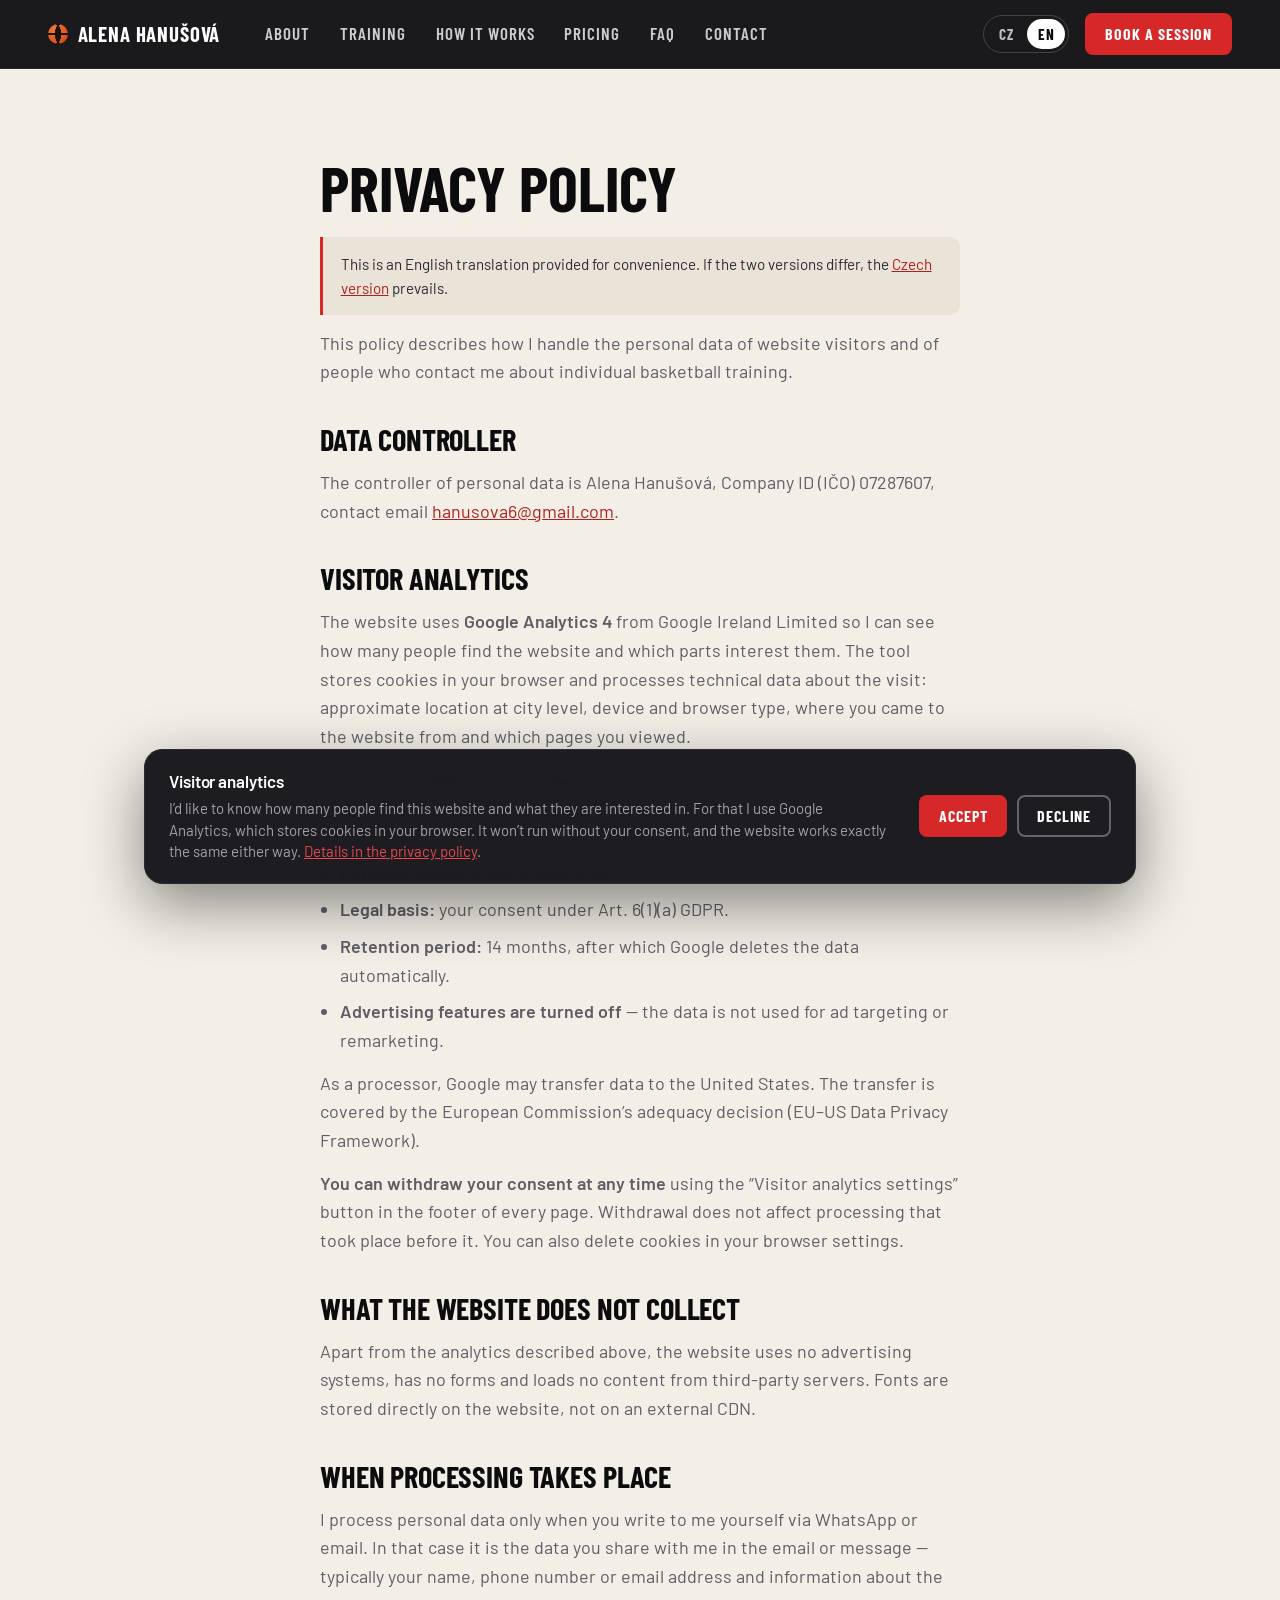
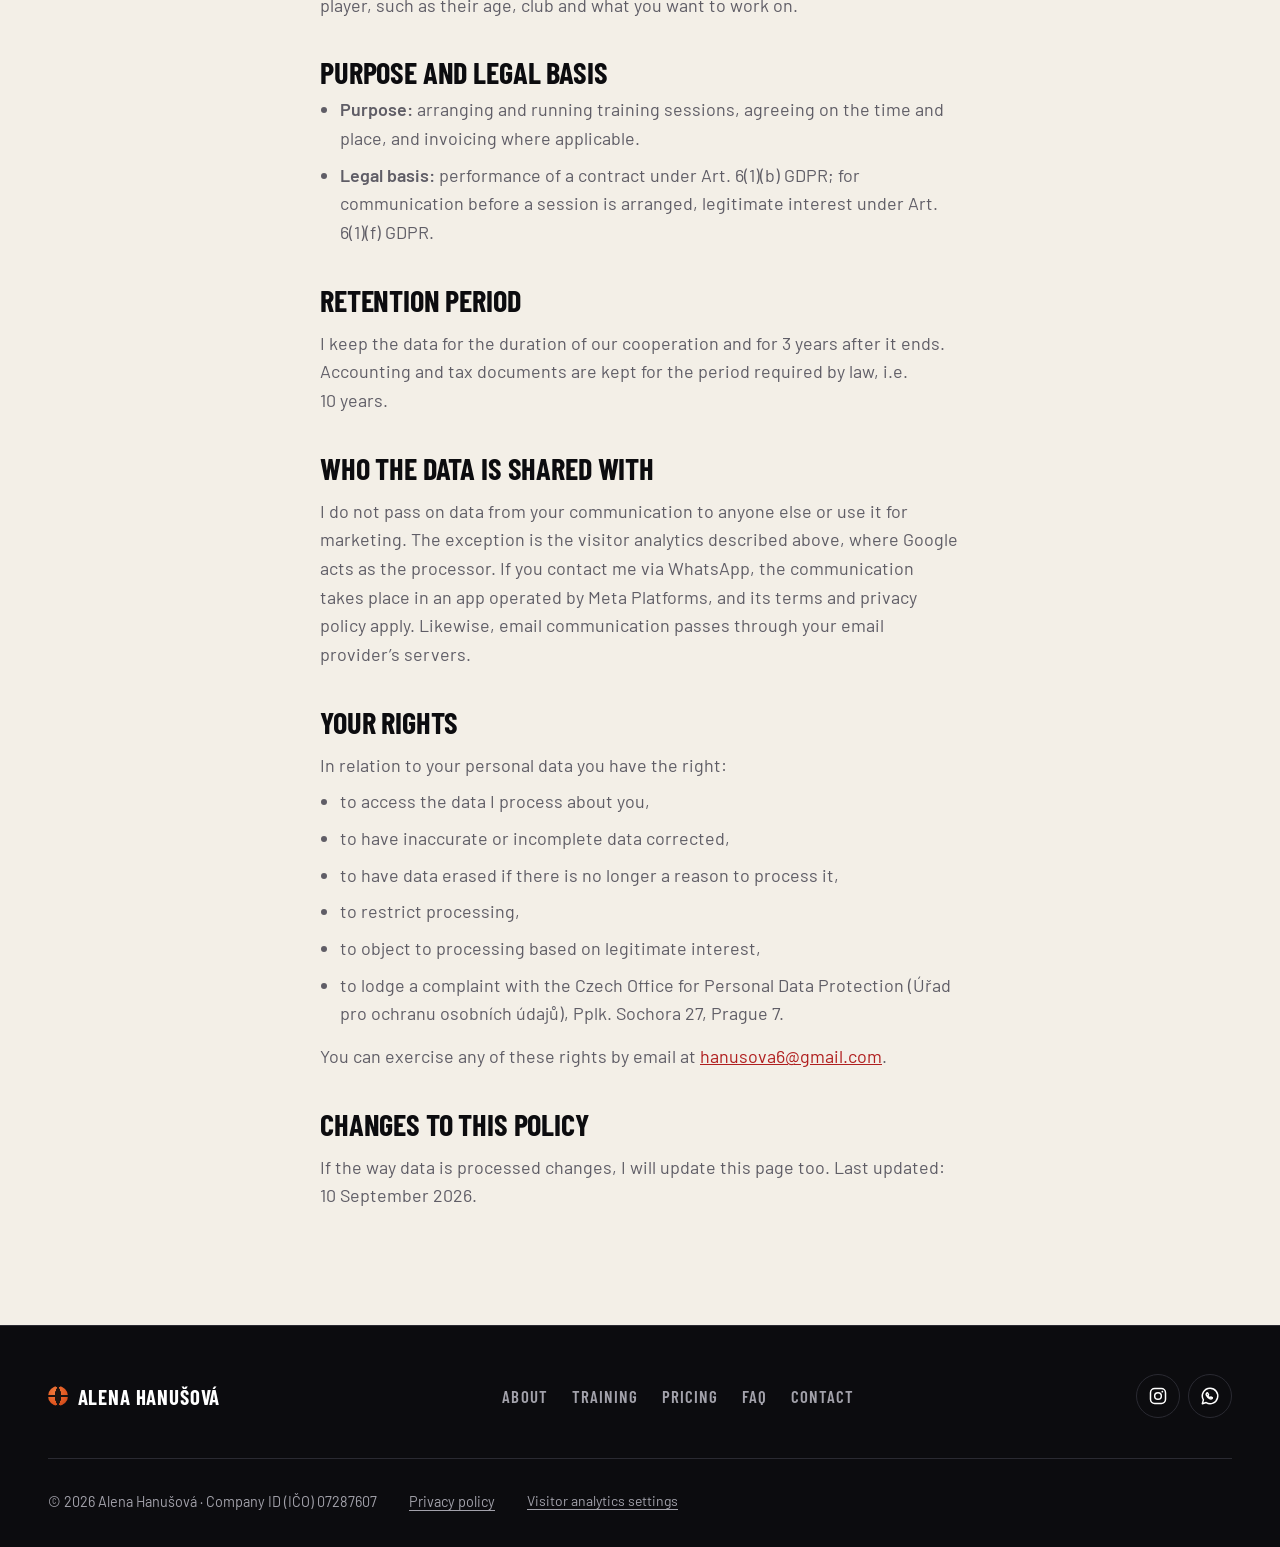
<file: en/privacy-policy.html>
<!DOCTYPE html>
<html lang="en">
<head>
<meta charset="utf-8">
<meta name="viewport" content="width=device-width, initial-scale=1">
<title>Privacy Policy | Alena Hanušová</title>
<meta name="description" content="How I handle the personal data of people who contact me about individual basketball training. Visitor analytics only runs with your consent.">
<link rel="canonical" href="https://baskethanusova.cz/en/privacy-policy.html">
<link rel="alternate" hreflang="cs" href="https://baskethanusova.cz/ochrana-osobnich-udaju.html">
<link rel="alternate" hreflang="en" href="https://baskethanusova.cz/en/privacy-policy.html">
<link rel="alternate" hreflang="x-default" href="https://baskethanusova.cz/ochrana-osobnich-udaju.html">
<meta name="robots" content="index, follow">
<link rel="preload" href="/assets/fonts/barlow-condensed-700-latin.woff2" as="font" type="font/woff2" crossorigin>
<link rel="preload" href="/assets/fonts/barlow-400-latin.woff2" as="font" type="font/woff2" crossorigin>
<link rel="stylesheet" href="/assets/css/style.css?v=2026-10">
<link rel="icon" href="/favicon.ico" sizes="32x32">
<link rel="icon" href="/favicon.svg" type="image/svg+xml">
<link rel="apple-touch-icon" href="/apple-touch-icon.png">
<link rel="manifest" href="/site.webmanifest">
<meta name="theme-color" content="#0c0c0f">
</head>
<body>

<a class="skip-link" href="#main">Skip to content</a>

<svg xmlns="http://www.w3.org/2000/svg" style="position:absolute;width:0;height:0;overflow:hidden" aria-hidden="true" focusable="false"><defs>
<symbol id="i-whatsapp" viewBox="0 0 24 24" fill="none" stroke="currentColor" stroke-width="1.8" stroke-linecap="round" stroke-linejoin="round"><path d="M12 2.8a9.2 9.2 0 0 0-7.9 13.9L2.8 21.2l4.6-1.3A9.2 9.2 0 1 0 12 2.8Z"/><path d="M8.9 8.2c-.5 0-.9.2-1.2.6-.4.6-.5 1.5.1 2.6.7 1.4 2.4 3.1 3.8 3.8 1.1.6 2 .5 2.6.1.4-.3.6-.7.6-1.2l-1.9-.9-1 1c-1-.5-2.1-1.6-2.6-2.6l1-1-.9-1.9Z"/></symbol>
<symbol id="i-instagram" viewBox="0 0 24 24" fill="none" stroke="currentColor" stroke-width="1.8" stroke-linecap="round" stroke-linejoin="round"><rect x="3" y="3" width="18" height="18" rx="5"/><circle cx="12" cy="12" r="4"/><circle cx="17.2" cy="6.8" r="1.1" fill="currentColor" stroke="none"/></symbol>
</defs></svg>

<header class="site-header">
  <div class="container site-header__bar">
    <a class="brand" href="/en/"><span class="brand__ball" aria-hidden="true"></span>Alena Hanušová</a>
    <nav class="nav" aria-label="Main navigation">
      <ul class="nav__list">
        <li><a class="nav__link" href="/en/#about">About</a></li>
        <li><a class="nav__link" href="/en/#training">Training</a></li>
        <li><a class="nav__link" href="/en/#how-it-works">How it works</a></li>
        <li><a class="nav__link" href="/en/#pricing">Pricing</a></li>
        <li><a class="nav__link" href="/en/#faq">FAQ</a></li>
        <li><a class="nav__link" href="/en/#contact">Contact</a></li>
      </ul>
    </nav>
    <nav class="lang" aria-label="Jazyk / Language">
      <a class="lang__link" href="/ochrana-osobnich-udaju.html" hreflang="cs" lang="cs" aria-label="Čeština" data-lang-switch="cs">CZ</a>
      <a class="lang__link" href="/en/privacy-policy.html" hreflang="en" lang="en" aria-label="English" aria-current="page" data-lang-switch="en">EN</a>
    </nav>
    <a class="btn btn--primary btn--sm" href="/en/#contact">Book a session</a>
    <button class="nav-toggle" type="button" id="nav-toggle" aria-expanded="false" aria-controls="nav-drawer" aria-label="Open menu">
      <span class="nav-toggle__box" aria-hidden="true"><span></span><span></span><span></span></span>
    </button>
  </div>
  <div class="nav-drawer" id="nav-drawer" hidden>
    <nav class="container" aria-label="Menu navigation">
      <ul class="nav-drawer__list">
        <li><a href="/en/#about">About</a></li>
        <li><a href="/en/#training">Training</a></li>
        <li><a href="/en/#how-it-works">How it works</a></li>
        <li><a href="/en/#pricing">Pricing</a></li>
        <li><a href="/en/#faq">FAQ</a></li>
        <li><a href="/en/#contact">Contact</a></li>
      </ul>
      <div class="lang" role="group" aria-label="Jazyk / Language">
        <a class="lang__link" href="/ochrana-osobnich-udaju.html" hreflang="cs" lang="cs" aria-label="Čeština" data-lang-switch="cs">CZ</a>
        <a class="lang__link" href="/en/privacy-policy.html" hreflang="en" lang="en" aria-label="English" aria-current="page" data-lang-switch="en">EN</a>
      </div>
    </nav>
  </div>
</header>

<main id="main" class="section section--page">
  <div class="container legal">
    <h1>Privacy policy</h1>

    <p class="legal__note">This is an English translation provided for convenience. If the two versions differ, the <a href="/ochrana-osobnich-udaju.html" hreflang="cs">Czech version</a> prevails.</p>

    <p>This policy describes how I handle the personal data of website visitors and of people who contact me about individual basketball training.</p>

    <h2>Data controller</h2>
    <p>The controller of personal data is Alena Hanušová, Company ID (IČO)&nbsp;07287607, contact email <a href="mailto:hanusova6@gmail.com">hanusova6@gmail.com</a>.</p>

    <h2>Visitor analytics</h2>
    <p>The website uses <strong>Google Analytics 4</strong> from Google Ireland Limited so I can see how many people find the website and which parts interest them. The tool stores cookies in your browser and processes technical data about the visit: approximate location at city level, device and browser type, where you came to the website from and which pages you viewed.</p>
    <p><strong>It won’t run without your consent.</strong> On your first visit a bar appears asking for it. Until you click “Accept”, not a single request goes to Google’s servers and no cookies are stored. The website works exactly the same without analytics.</p>
    <ul>
      <li><strong>Purpose:</strong> website traffic statistics.</li>
      <li><strong>Legal basis:</strong> your consent under Art. 6(1)(a) GDPR.</li>
      <li><strong>Retention period:</strong> 14 months, after which Google deletes the data automatically.</li>
      <li><strong>Advertising features are turned off</strong> — the data is not used for ad targeting or remarketing.</li>
    </ul>
    <p>As a processor, Google may transfer data to the United States. The transfer is covered by the European Commission’s adequacy decision (EU–US Data Privacy Framework).</p>
    <p><strong>You can withdraw your consent at any time</strong> using the “Visitor analytics settings” button in the footer of every page. Withdrawal does not affect processing that took place before it. You can also delete cookies in your browser settings.</p>

    <h2>What the website does not collect</h2>
    <p>Apart from the analytics described above, the website uses no advertising systems, has no forms and loads no content from third-party servers. Fonts are stored directly on the website, not on an external CDN.</p>

    <h2>When processing takes place</h2>
    <p>I process personal data only when you write to me yourself via WhatsApp or email. In that case it is the data you share with me in the email or message — typically your name, phone number or email address and information about the player, such as their age, club and what you want to work on.</p>

    <h2>Purpose and legal basis</h2>
    <ul>
      <li><strong>Purpose:</strong> arranging and running training sessions, agreeing on the time and place, and invoicing where applicable.</li>
      <li><strong>Legal basis:</strong> performance of a contract under Art. 6(1)(b) GDPR; for communication before a session is arranged, legitimate interest under Art. 6(1)(f) GDPR.</li>
    </ul>

    <h2>Retention period</h2>
    <p>I keep the data for the duration of our cooperation and for 3 years after it ends. Accounting and tax documents are kept for the period required by law, i.e. 10&nbsp;years.</p>

    <h2>Who the data is shared with</h2>
    <p>I do not pass on data from your communication to anyone else or use it for marketing. The exception is the visitor analytics described above, where Google acts as the processor. If you contact me via WhatsApp, the communication takes place in an app operated by Meta Platforms, and its terms and privacy policy apply. Likewise, email communication passes through your email provider’s servers.</p>

    <h2>Your rights</h2>
    <p>In relation to your personal data you have the right:</p>
    <ul>
      <li>to access the data I process about you,</li>
      <li>to have inaccurate or incomplete data corrected,</li>
      <li>to have data erased if there is no longer a reason to process it,</li>
      <li>to restrict processing,</li>
      <li>to object to processing based on legitimate interest,</li>
      <li>to lodge a complaint with the Czech Office for Personal Data Protection (Úřad pro ochranu osobních údajů), Pplk. Sochora 27, Prague 7.</li>
    </ul>
    <p>You can exercise any of these rights by email at <a href="mailto:hanusova6@gmail.com">hanusova6@gmail.com</a>.</p>

    <h2>Changes to this policy</h2>
    <p>If the way data is processed changes, I will update this page too. Last updated: 10 September 2026.</p>
  </div>
</main>

<footer class="site-footer">
  <div class="container">
    <div class="site-footer__top">
      <a class="brand" href="/en/"><span class="brand__ball" aria-hidden="true"></span>Alena Hanušová</a>
      <nav class="site-footer__nav" aria-label="Footer navigation">
        <a href="/en/#about">About</a>
        <a href="/en/#training">Training</a>
        <a href="/en/#pricing">Pricing</a>
        <a href="/en/#faq">FAQ</a>
        <a href="/en/#contact">Contact</a>
      </nav>
      <div class="site-footer__social">
        <a class="social-tile" data-cta="instagram" href="https://www.instagram.com/basket_hanusova/" target="_blank" rel="noopener" aria-label="Instagram">
          <svg aria-hidden="true" focusable="false"><use href="#i-instagram"></use></svg>
        </a>
        <a class="social-tile" data-cta="whatsapp" rel="noopener" href="https://wa.me/420732590579?text=Hello%2C%20I%E2%80%99m%20interested%20in%20individual%20basketball%20training.%20Player%E2%80%99s%20age%3A%20%E2%80%A6%2C%20club%3A%20%E2%80%A6%2C%20what%20we%E2%80%99d%20like%20to%20improve%3A%20%E2%80%A6" aria-label="WhatsApp">
          <svg aria-hidden="true" focusable="false"><use href="#i-whatsapp"></use></svg>
        </a>
      </div>
    </div>
    <div class="site-footer__bottom">
      <p>© 2026 Alena Hanušová · Company ID (IČO)&nbsp;07287607</p>
      <p><a href="/en/privacy-policy.html">Privacy policy</a></p>
      <p><button class="consent-settings" type="button" id="consent-settings" hidden>Visitor analytics settings</button></p>
    </div>
  </div>
</footer>

<script src="/assets/js/main.js?v=2026-10" defer></script>

</body>
</html>
</file>
<file: assets/css/style.css>
/* =========================================================================
   Alena Hanušová — individuální basketbalové tréninky
   Jediný stylopis webu. Mobile-first. Nová verze „Hala“: tmavá aréna,
   papír a červená z dresu; pohyb řídí assets/js/hriste.js.
   ========================================================================= */

/* ---------- 1. Písma (self-hostovaná, latin + latin-ext) ---------- */

@font-face {
  font-family: 'Barlow';
  font-style: normal;
  font-weight: 400;
  font-display: swap;
  src: url('../fonts/barlow-400-latin.woff2') format('woff2');
  unicode-range: U+0000-00FF, U+0131, U+0152-0153, U+02BB-02BC, U+02C6, U+02DA, U+02DC, U+0304, U+0308, U+0329, U+2000-206F, U+20AC, U+2122, U+2191, U+2193, U+2212, U+2215, U+FEFF, U+FFFD;
}

@font-face {
  font-family: 'Barlow';
  font-style: normal;
  font-weight: 400;
  font-display: swap;
  src: url('../fonts/barlow-400-latin-ext.woff2') format('woff2');
  unicode-range: U+0100-02BA, U+02BD-02C5, U+02C7-02CC, U+02CE-02D7, U+02DD-02FF, U+0304, U+0308, U+0329, U+1D00-1DBF, U+1E00-1E9F, U+1EF2-1EFF, U+2020, U+20A0-20AB, U+20AD-20C0, U+2113, U+2C60-2C7F, U+A720-A7FF;
}

@font-face {
  font-family: 'Barlow';
  font-style: normal;
  font-weight: 500;
  font-display: swap;
  src: url('../fonts/barlow-500-latin.woff2') format('woff2');
  unicode-range: U+0000-00FF, U+0131, U+0152-0153, U+02BB-02BC, U+02C6, U+02DA, U+02DC, U+0304, U+0308, U+0329, U+2000-206F, U+20AC, U+2122, U+2191, U+2193, U+2212, U+2215, U+FEFF, U+FFFD;
}

@font-face {
  font-family: 'Barlow';
  font-style: normal;
  font-weight: 500;
  font-display: swap;
  src: url('../fonts/barlow-500-latin-ext.woff2') format('woff2');
  unicode-range: U+0100-02BA, U+02BD-02C5, U+02C7-02CC, U+02CE-02D7, U+02DD-02FF, U+0304, U+0308, U+0329, U+1D00-1DBF, U+1E00-1E9F, U+1EF2-1EFF, U+2020, U+20A0-20AB, U+20AD-20C0, U+2113, U+2C60-2C7F, U+A720-A7FF;
}

@font-face {
  font-family: 'Barlow';
  font-style: normal;
  font-weight: 600;
  font-display: swap;
  src: url('../fonts/barlow-600-latin.woff2') format('woff2');
  unicode-range: U+0000-00FF, U+0131, U+0152-0153, U+02BB-02BC, U+02C6, U+02DA, U+02DC, U+0304, U+0308, U+0329, U+2000-206F, U+20AC, U+2122, U+2191, U+2193, U+2212, U+2215, U+FEFF, U+FFFD;
}

@font-face {
  font-family: 'Barlow';
  font-style: normal;
  font-weight: 600;
  font-display: swap;
  src: url('../fonts/barlow-600-latin-ext.woff2') format('woff2');
  unicode-range: U+0100-02BA, U+02BD-02C5, U+02C7-02CC, U+02CE-02D7, U+02DD-02FF, U+0304, U+0308, U+0329, U+1D00-1DBF, U+1E00-1E9F, U+1EF2-1EFF, U+2020, U+20A0-20AB, U+20AD-20C0, U+2113, U+2C60-2C7F, U+A720-A7FF;
}

@font-face {
  font-family: 'Barlow Condensed';
  font-style: normal;
  font-weight: 600;
  font-display: swap;
  src: url('../fonts/barlow-condensed-600-latin.woff2') format('woff2');
  unicode-range: U+0000-00FF, U+0131, U+0152-0153, U+02BB-02BC, U+02C6, U+02DA, U+02DC, U+0304, U+0308, U+0329, U+2000-206F, U+20AC, U+2122, U+2191, U+2193, U+2212, U+2215, U+FEFF, U+FFFD;
}

@font-face {
  font-family: 'Barlow Condensed';
  font-style: normal;
  font-weight: 600;
  font-display: swap;
  src: url('../fonts/barlow-condensed-600-latin-ext.woff2') format('woff2');
  unicode-range: U+0100-02BA, U+02BD-02C5, U+02C7-02CC, U+02CE-02D7, U+02DD-02FF, U+0304, U+0308, U+0329, U+1D00-1DBF, U+1E00-1E9F, U+1EF2-1EFF, U+2020, U+20A0-20AB, U+20AD-20C0, U+2113, U+2C60-2C7F, U+A720-A7FF;
}

@font-face {
  font-family: 'Barlow Condensed';
  font-style: normal;
  font-weight: 700;
  font-display: swap;
  src: url('../fonts/barlow-condensed-700-latin.woff2') format('woff2');
  unicode-range: U+0000-00FF, U+0131, U+0152-0153, U+02BB-02BC, U+02C6, U+02DA, U+02DC, U+0304, U+0308, U+0329, U+2000-206F, U+20AC, U+2122, U+2191, U+2193, U+2212, U+2215, U+FEFF, U+FFFD;
}

@font-face {
  font-family: 'Barlow Condensed';
  font-style: normal;
  font-weight: 700;
  font-display: swap;
  src: url('../fonts/barlow-condensed-700-latin-ext.woff2') format('woff2');
  unicode-range: U+0100-02BA, U+02BD-02C5, U+02C7-02CC, U+02CE-02D7, U+02DD-02FF, U+0304, U+0308, U+0329, U+1D00-1DBF, U+1E00-1E9F, U+1EF2-1EFF, U+2020, U+20A0-20AB, U+20AD-20C0, U+2113, U+2C60-2C7F, U+A720-A7FF;
}

/* ---------- 2. Design tokeny ---------- */

:root {
  /* barvy: tmavá hala, papír, červená z reprezentačního dresu */
  --ink: #0c0c0f;
  --ink-2: #141419;
  --ink-3: #1d1d24;
  --paper: #f3efe7;
  --paper-2: #e9e3d8;
  --white: #ffffff;
  --red: #d62828;
  --red-dark: #b01f1f;       /* červený text na papíře (6:1) */
  --red-on-dark: #e5484d;    /* červený text na tmavé (5:1) */
  --ball: #e0561f;
  --chalk: rgb(243 239 231 / 82%);
  --chalk-dim: rgb(243 239 231 / 38%);
  --muted: #5f5d66;          /* šedý text na papíře */
  --muted-dark: #a3a2ab;     /* šedý text na tmavé */
  --line: #ddd6ca;
  --line-dark: #2a2a32;

  /* typografie */
  --font-display: 'Barlow Condensed', 'Barlow', 'Segoe UI', Roboto, Arial, sans-serif;
  --font-body: 'Barlow', 'Segoe UI', Roboto, Arial, sans-serif;
  --fs-hero: clamp(2.75rem, 1.55rem + 4.9vw, 5.9rem);
  --fs-h2: clamp(2.25rem, 1.45rem + 3.1vw, 4.25rem);
  --fs-h3: clamp(1.375rem, 1.3rem + .3vw, 1.625rem);
  --fs-lead: clamp(1.125rem, 1.06rem + .3vw, 1.3125rem);
  --fs-body: clamp(1.0625rem, 1.04rem + .1vw, 1.125rem);

  /* rozměry */
  --container: 1320px;
  --gutter: clamp(1.25rem, 4vw, 3rem);
  --header-h: 68px;
  --section-y: clamp(80px, 9vw, 144px);
  --radius: 18px;

  /* pohyb */
  --ease: cubic-bezier(.2, .8, .2, 1);
  --ease-back: cubic-bezier(.34, 1.45, .64, 1);

  interpolate-size: allow-keywords;
}

/* ---------- 3. Základ ---------- */

*,
*::before,
*::after {
  box-sizing: border-box;
}

html {
  scroll-padding-top: calc(var(--header-h) + 12px);
  -webkit-text-size-adjust: 100%;
  text-size-adjust: 100%;
}

@media (prefers-reduced-motion: no-preference) {
  html {
    scroll-behavior: smooth;
  }
}

body {
  margin: 0;
  background: var(--ink);
  color: var(--ink);
  font-family: var(--font-body);
  font-size: var(--fs-body);
  line-height: 1.6;
  text-rendering: optimizeLegibility;
  -webkit-font-smoothing: antialiased;
  overflow-x: clip;
}

img,
svg,
canvas {
  display: block;
  max-width: 100%;
}

img {
  height: auto;
}

h1,
h2,
h3,
p,
ul,
ol,
dl,
dd,
figure,
blockquote {
  margin: 0;
}

ul,
ol {
  padding: 0;
  list-style: none;
}

h1,
h2,
h3 {
  font-family: var(--font-display);
  font-weight: 700;
  line-height: 1;
  text-wrap: balance;
}

h2 {
  font-size: var(--fs-h2);
  text-transform: uppercase;
  letter-spacing: -.005em;
  line-height: .92;
}

h3 {
  font-size: var(--fs-h3);
  line-height: 1.08;
}

a {
  color: inherit;
}

button {
  font: inherit;
}

:focus-visible {
  outline: 3px solid var(--red-on-dark);
  outline-offset: 3px;
}

::selection {
  background: var(--red);
  color: var(--white);
}

.skip-link {
  position: absolute;
  top: -100%;
  left: var(--gutter);
  z-index: 100;
  padding: .75rem 1.25rem;
  background: var(--red);
  border-radius: 0 0 10px 10px;
  color: #fff;
  font-weight: 600;
  text-decoration: none;
}

.skip-link:focus {
  top: 0;
}

/* musí přebít display: grid/flex u komponent, které se skrývají
   atributem hidden (mobilní menu, lišta souhlasu) */
[hidden] {
  display: none !important;
}

.visually-hidden {
  position: absolute;
  width: 1px;
  height: 1px;
  margin: -1px;
  padding: 0;
  overflow: hidden;
  clip-path: inset(50%);
  white-space: nowrap;
  border: 0;
}

.container {
  width: 100%;
  max-width: calc(var(--container) + 2 * var(--gutter));
  margin-inline: auto;
  padding-inline: var(--gutter);
}

/* ---------- 4. Sekce ---------- */

.section {
  position: relative;
  padding-block: var(--section-y);
}

.section--paper {
  background: var(--paper);
}

.section--white {
  background: var(--white);
}

.section--ink,
.section--board {
  background: var(--ink);
  color: var(--white);
}

.section--board {
  background-color: var(--ink-2);
  background-image: radial-gradient(rgb(255 255 255 / 5%) 1px, transparent 1.2px);
  background-size: 22px 22px;
}

.section__head {
  max-width: 50rem;
}

.section__head h2 {
  margin-top: .9rem;
}

.lead {
  margin-top: 1.5rem;
  font-size: var(--fs-lead);
  line-height: 1.5;
  color: var(--muted);
}

.section--ink .lead,
.section--board .lead {
  color: var(--muted-dark);
}

.kicker {
  display: inline-flex;
  align-items: center;
  gap: .75rem;
  color: var(--red-dark);
  font-family: var(--font-display);
  font-size: .95rem;
  font-weight: 600;
  letter-spacing: .16em;
  line-height: 1.2;
  text-transform: uppercase;
}

.kicker::before {
  content: '';
  width: 28px;
  height: 2px;
  background: currentColor;
}

.hero .kicker,
.section--ink .kicker,
.section--board .kicker,
.career .kicker {
  color: var(--red-on-dark);
}

.note {
  color: var(--muted);
  font-size: .95rem;
}

/* ---------- 5. Tlačítka ---------- */

.btn-row {
  display: flex;
  flex-wrap: wrap;
  gap: .75rem;
}

.btn {
  position: relative;
  display: inline-flex;
  align-items: center;
  justify-content: center;
  gap: .65rem;
  min-height: 54px;
  padding: 0 1.6rem;
  border: 2px solid transparent;
  border-radius: 8px;
  background: transparent; /* <button> má jinak výchozí světlé pozadí prohlížeče */
  font-family: var(--font-display);
  font-size: 1.125rem;
  font-weight: 700;
  letter-spacing: .06em;
  line-height: 1;
  text-decoration: none;
  text-transform: uppercase;
  white-space: nowrap;
  cursor: pointer;
  isolation: isolate;
  overflow: clip;
  transition: color .3s var(--ease), border-color .3s var(--ease), transform .3s var(--ease);
}

.btn::before {
  content: '';
  position: absolute;
  inset: 0;
  z-index: -1;
  transform: scaleX(0);
  transform-origin: right;
  transition: transform .45s var(--ease);
}

.btn:hover::before,
.btn:focus-visible::before {
  transform: scaleX(1);
  transform-origin: left;
}

.btn:active {
  transform: translateY(1px) scale(.98);
}

.btn--primary {
  background: var(--red);
  color: #fff;
}

.btn--primary::before {
  background: var(--red-dark);
}

.btn--secondary {
  border-color: var(--ink);
  color: var(--ink);
}

.btn--secondary::before {
  background: var(--ink);
}

.btn--secondary:hover,
.btn--secondary:focus-visible {
  color: #fff;
}

.btn--ghost,
.section--ink .btn--secondary {
  border-color: rgb(255 255 255 / 32%);
  color: #fff;
}

.btn--ghost::before,
.section--ink .btn--secondary::before {
  background: #fff;
}

.btn--ghost:hover,
.btn--ghost:focus-visible,
.section--ink .btn--secondary:hover,
.section--ink .btn--secondary:focus-visible {
  border-color: #fff;
  color: var(--ink);
}

.btn--sm {
  min-height: 42px;
  padding: 0 1.1rem;
  font-size: 1rem;
}

.btn__icon {
  width: 20px;
  height: 20px;
}

/* šipka, která při najetí popojede; SVG maska, barvu bere z textu */
.btn__arrow {
  flex: none;
  width: 20px;
  height: 14px;
  background: currentColor;
  -webkit-mask: url("data:image/svg+xml,%3Csvg xmlns='http://www.w3.org/2000/svg' viewBox='0 0 20 14' fill='none' stroke='%23000' stroke-width='2.2' stroke-linecap='round' stroke-linejoin='round'%3E%3Cpath d='M1.5 7h16M12 1.6 17.5 7 12 12.4'/%3E%3C/svg%3E") center / contain no-repeat;
  mask: url("data:image/svg+xml,%3Csvg xmlns='http://www.w3.org/2000/svg' viewBox='0 0 20 14' fill='none' stroke='%23000' stroke-width='2.2' stroke-linecap='round' stroke-linejoin='round'%3E%3Cpath d='M1.5 7h16M12 1.6 17.5 7 12 12.4'/%3E%3C/svg%3E") center / contain no-repeat;
  transition: transform .35s var(--ease);
}

.btn:hover .btn__arrow,
.btn:focus-visible .btn__arrow {
  transform: translateX(4px);
}

/* ---------- 6. Hlavička ---------- */

.site-header {
  position: fixed;
  inset: 0 0 auto;
  z-index: 50;
  background: rgb(12 12 15 / 94%);
  color: #fff;
  border-bottom: 1px solid rgb(255 255 255 / 8%);
  backdrop-filter: blur(14px) saturate(1.4);
  -webkit-backdrop-filter: blur(14px) saturate(1.4);
  transition: background .4s var(--ease), border-color .4s var(--ease);
}

/* na úvodní stránce je hlavička nad tmavým hero průhledná, dokud se nescrolluje */
body:has(.hero) .site-header:not(.is-scrolled) {
  background: transparent;
  border-bottom-color: transparent;
  backdrop-filter: none;
  -webkit-backdrop-filter: none;
}

.site-header__bar {
  display: flex;
  align-items: center;
  gap: 1rem;
  height: var(--header-h);
}

.brand {
  display: inline-flex;
  align-items: center;
  gap: .6rem;
  margin-right: auto;
  font-family: var(--font-display);
  font-size: 1.3rem;
  font-weight: 700;
  letter-spacing: .04em;
  text-decoration: none;
  text-transform: uppercase;
  white-space: nowrap;
}

/* malý míč z CSS: dvě rovné a dvě zakřivené drážky */
.brand__ball {
  width: 20px;
  height: 20px;
  flex: none;
  border-radius: 50%;
  background:
    linear-gradient(transparent calc(50% - 1px), #1a1310 calc(50% - 1px) calc(50% + 1px), transparent calc(50% + 1px)),
    linear-gradient(90deg, transparent calc(50% - 1px), #1a1310 calc(50% - 1px) calc(50% + 1px), transparent calc(50% + 1px)),
    radial-gradient(circle at -18% 50%, transparent 58%, #1a1310 59% 65%, transparent 66%),
    radial-gradient(circle at 118% 50%, transparent 58%, #1a1310 59% 65%, transparent 66%),
    radial-gradient(circle at 35% 30%, #f07a3c, var(--ball) 60%, #b8401a);
  transform: rotate(calc(var(--spin, 0) * 1deg));
}

.nav {
  display: none;
}

.nav__list {
  display: flex;
  gap: .25rem;
}

.nav__link {
  position: relative;
  display: inline-flex;
  align-items: center;
  height: 44px;
  padding: 0 .8rem;
  color: rgb(255 255 255 / 78%);
  font-family: var(--font-display);
  font-size: 1.0625rem;
  font-weight: 600;
  letter-spacing: .06em;
  text-decoration: none;
  text-transform: uppercase;
  white-space: nowrap;
  transition: color .25s;
}

.nav__link::after {
  content: '';
  position: absolute;
  left: .8rem;
  right: .8rem;
  bottom: 6px;
  height: 2px;
  background: var(--red-on-dark);
  transform: scaleX(0);
  transform-origin: right;
  transition: transform .35s var(--ease);
}

.nav__link:hover,
.nav__link[aria-current='true'] {
  color: #fff;
}

.nav__link:hover::after,
.nav__link[aria-current='true']::after {
  transform: scaleX(1);
  transform-origin: left;
}

/* přepínač jazyka CZ / EN */
.lang {
  display: none;
  align-items: center;
  gap: 2px;
  padding: 3px;
  border: 1px solid rgb(255 255 255 / 18%);
  border-radius: 999px;
}

.lang__link {
  display: grid;
  place-items: center;
  min-width: 38px;
  height: 30px;
  padding: 0 .55rem;
  border-radius: 999px;
  color: rgb(255 255 255 / 72%);
  font-family: var(--font-display);
  font-size: .95rem;
  font-weight: 700;
  letter-spacing: .08em;
  text-decoration: none;
  transition: background .25s, color .25s;
}

.lang__link:hover {
  color: #fff;
}

.lang__link[aria-current] {
  background: #fff;
  color: var(--ink);
}

.nav-drawer .lang {
  display: inline-flex;
  margin: 0 0 3rem;
}

.nav-drawer .lang__link {
  min-width: 56px;
  height: 40px;
  font-size: 1.1rem;
}

@media (min-width: 480px) {
  .site-header__bar > .lang {
    display: inline-flex;
  }
}

/* časomíra útoku — LED číslice */
.shot-clock {
  display: inline-grid;
  place-items: center;
  min-width: 46px;
  height: 34px;
  padding: 0 .45rem;
  border: 1px solid #2c2c33;
  border-radius: 6px;
  background: #050506;
  box-shadow: inset 0 0 12px rgb(0 0 0 / 80%);
}

.shot-clock__digits {
  color: #ff4b3e;
  font-family: var(--font-display);
  font-size: 1.35rem;
  font-weight: 700;
  font-variant-numeric: tabular-nums;
  letter-spacing: .06em;
  line-height: 1;
  text-shadow: 0 0 6px rgb(255 75 62 / 75%), 0 0 16px rgb(255 75 62 / 35%);
}

.shot-clock.is-buzzer .shot-clock__digits {
  animation: buzzer .5s steps(2) 3;
}

@keyframes buzzer {
  50% {
    opacity: .15;
  }
}

.site-header .btn--sm {
  display: none;
}

.nav-toggle {
  display: grid;
  place-items: center;
  width: 44px;
  height: 44px;
  padding: 0;
  border: 0;
  border-radius: 8px;
  background: transparent;
  color: inherit;
  cursor: pointer;
}

.nav-toggle__box {
  display: grid;
  gap: 5px;
  width: 22px;
}

.nav-toggle__box span {
  height: 2px;
  background: currentColor;
  border-radius: 2px;
  transition: transform .3s var(--ease), opacity .2s;
}

.nav-toggle[aria-expanded='true'] .nav-toggle__box span:nth-child(1) {
  transform: translateY(7px) rotate(45deg);
}

.nav-toggle[aria-expanded='true'] .nav-toggle__box span:nth-child(2) {
  opacity: 0;
}

.nav-toggle[aria-expanded='true'] .nav-toggle__box span:nth-child(3) {
  transform: translateY(-7px) rotate(-45deg);
}

.nav-drawer {
  background: var(--ink);
  border-top: 1px solid var(--line-dark);
  height: calc(100svh - var(--header-h));
  overflow-y: auto;
}

.nav-drawer__list {
  display: grid;
  padding-block: 1.5rem 2rem;
}

.nav-drawer__list a {
  display: block;
  padding: .7rem 0;
  border-bottom: 1px solid var(--line-dark);
  font-family: var(--font-display);
  font-size: 2.25rem;
  font-weight: 700;
  letter-spacing: .01em;
  text-decoration: none;
  text-transform: uppercase;
}

@media (min-width: 640px) {
  .site-header .btn--sm {
    display: inline-flex;
  }
}

@media (min-width: 1100px) and (max-width: 1279px) {
  .nav__link {
    padding: 0 .5rem;
    font-size: 1rem;
    letter-spacing: .04em;
  }

  .nav__link::after {
    left: .5rem;
    right: .5rem;
  }

  .site-header__bar {
    gap: .75rem;
  }
}

@media (min-width: 1100px) {
  .nav {
    display: block;
  }

  .nav-toggle {
    display: none;
  }

  .brand {
    margin-right: 1rem;
  }

  .nav {
    margin-right: auto;
  }
}

/* ---------- 7. Úvod (hero) ---------- */

.hero {
  position: relative;
  padding-top: var(--header-h);
  background: var(--ink);
  color: #fff;
  overflow: clip;
}

.hero__grid {
  display: grid;
  align-items: center;
}

.hero__body {
  position: relative;
  z-index: 3;
  padding-bottom: 2rem;
}

.hero__title {
  margin-top: 1.1rem;
  font-size: var(--fs-hero);
  line-height: .9;
  letter-spacing: -.01em;
  text-transform: uppercase;
}

.hero__title-accent {
  display: block;
  color: var(--red-on-dark);
}

.hero__perex {
  max-width: 36rem;
  margin-top: 1.5rem;
  color: rgb(255 255 255 / 76%);
  font-size: var(--fs-lead);
  line-height: 1.5;
}

.hero .btn-row {
  margin-top: 2rem;
}

.hero__meta {
  position: relative;
  z-index: 3;
  display: flex;
  flex-wrap: wrap;
  gap: .35rem .9rem;
  width: 100%;
  max-width: calc(var(--container) + 2 * var(--gutter));
  margin-inline: auto;
  padding: 1.1rem var(--gutter) 1.4rem;
  color: rgb(255 255 255 / 62%);
  font-family: var(--font-display);
  font-size: 1.05rem;
  font-weight: 600;
  letter-spacing: .08em;
  text-transform: uppercase;
}

.hero__meta .sep {
  color: var(--red-on-dark);
}

/* Scéna: aréna z Blenderu, čáry hřiště v perspektivě, jméno za postavou,
   výřez hráčky. Všechny vrstvy mají stejný rámeček 4 : 5. */
.stage {
  position: relative;
  z-index: 1;
  width: min(100%, 560px);
  aspect-ratio: 4 / 5;
  margin: 0 auto;
  isolation: isolate;
  --p: 0;
}

.stage__arena {
  position: absolute;
  inset: 0;
  z-index: 0;
  mask-image: radial-gradient(ellipse 62% 56% at 50% 50%, #000 52%, transparent 100%);
  transform: translateY(calc(var(--p) * 90px)) scale(1.12);
}

.stage__arena img {
  width: 100%;
  height: 100%;
  object-fit: cover;
}

/* Hřiště leží pod hráčkou: střed kruhu trestného hodu (41,4 % výšky SVG)
   je v místě chodidel (79 % výšky scény) a rovina se kolem něj sklápí,
   takže kruh zůstává pod nohama při jakékoli velikosti scény. */
.stage__court {
  position: absolute;
  left: -60%;
  width: 220%;
  top: 11%;
  z-index: 1;
  max-width: none;
  overflow: visible;
  color: var(--chalk);
  stroke: currentColor;
  stroke-width: 6;
  fill: none;
  transform: perspective(1100px) rotateX(72deg);
  transform-origin: 50% 41.43%;
  mask-image: radial-gradient(ellipse 30% 34% at 50% 40%, #000 25%, transparent 80%);
}

.js .stage__court use {
  stroke-dasharray: 1;
  stroke-dashoffset: 1;
  animation: draw 2.4s .15s var(--ease) forwards;
}

@keyframes draw {
  to {
    stroke-dashoffset: 0;
  }
}

.stage__name {
  position: absolute;
  left: 50%;
  top: 16%;
  z-index: 1;
  font-family: var(--font-display);
  font-size: clamp(6rem, 29vw, 14rem);
  font-weight: 700;
  line-height: .8;
  letter-spacing: -.01em;
  text-transform: uppercase;
  white-space: nowrap;
  color: transparent;
  -webkit-text-stroke: 1.5px rgb(255 255 255 / 22%);
  transform: translateX(calc(-50% + (var(--p) * -18%)));
  pointer-events: none;
  user-select: none;
}

.stage__name span {
  display: block;
}

.js .stage__name span {
  animation: name-in 1.6s .2s var(--ease) both;
}

@keyframes name-in {
  from {
    opacity: 0;
    transform: translateX(8%);
    letter-spacing: .08em;
  }
}

.stage__player {
  position: absolute;
  left: 9%;
  top: 1%;
  width: 90.7%;
  aspect-ratio: 4 / 5;
  z-index: 2;
  transform: translateY(calc(var(--p) * -50px));
}

.stage__player img {
  position: relative;
  width: 100%;
  height: auto;
  filter: drop-shadow(-14px 0 34px rgb(0 0 0 / 55%)) drop-shadow(10px -4px 28px rgb(214 40 40 / 22%));
}

.js .stage__player img {
  animation: player-in 1.2s var(--ease) both;
}

@keyframes player-in {
  from {
    opacity: 0;
    transform: translateY(24px) scale(.98);
  }
}

.stage__shadow {
  position: absolute;
  left: 10%;
  width: 66%;
  top: 84%;
  height: 6%;
  border-radius: 50%;
  background: radial-gradient(closest-side, rgb(0 0 0 / 75%), transparent);
}

.stage__notes {
  position: absolute;
  inset: 0;
  z-index: 3;
  width: 100%;
  height: 100%;
  overflow: visible;
  pointer-events: none;
}

.stage__notes path {
  fill: none;
  stroke: var(--chalk);
  stroke-width: 4;
  stroke-linecap: round;
}

.stage__notes text {
  fill: var(--chalk);
  font-family: var(--font-display);
  font-size: 40px;
  font-style: italic;
  font-weight: 600;
  letter-spacing: .04em;
  text-transform: uppercase;
}

.js .stage__notes path {
  stroke-dasharray: 1;
  stroke-dashoffset: 1;
  animation: draw .9s var(--d) var(--ease) forwards;
}

.js .stage__notes text {
  opacity: 0;
  animation: fade-in .6s calc(var(--d) + .3s) forwards;
}

@keyframes fade-in {
  to {
    opacity: 1;
  }
}

@media (max-width: 1023px) {
  .hero__grid {
    padding-top: .5rem;
  }

  .stage {
    order: -1;
    width: min(100% + 2 * var(--gutter), 520px);
    margin-inline: calc(-1 * var(--gutter));
    justify-self: center;
    margin-bottom: -6%;
  }

  .hero__body {
    order: 0;
  }
}

@media (min-width: 1024px) {
  .hero {
    min-height: 100svh;
    display: flex;
    flex-direction: column;
  }

  .hero__grid {
    flex: 1;
    grid-template-columns: minmax(0, 1.08fr) minmax(0, .92fr);
    gap: 2rem;
  }

  .hero__body {
    padding-block: 3rem;
    transform: translateY(calc(var(--p) * 70px));
    opacity: calc(1 - var(--p) * 1.4);
  }

  /* výška podle okna, ale nikdy širší než pravý sloupec (0,46 šířky obsahu) */
  .stage {
    width: auto;
    height: min(
      calc(100svh - var(--header-h) - 70px),
      840px,
      calc((min(100vw, var(--container) + 2 * var(--gutter)) - 2 * var(--gutter) - 2rem) * .575)
    );
    justify-self: end;
  }

  .stage__name {
    font-size: clamp(8rem, 13vw, 15rem);
  }

  .hero__meta::before {
    content: '';
    position: absolute;
    top: 0;
    left: var(--gutter);
    right: var(--gutter);
    height: 1px;
    background: rgb(255 255 255 / 10%);
  }
}

/* ---------- 8. Výsledková tabule ---------- */

.scoreboard {
  position: relative;
  background: var(--ink);
  color: #fff;
  border-top: 1px solid var(--line-dark);
  border-bottom: 1px solid var(--line-dark);
}

.scoreboard::before {
  content: '';
  position: absolute;
  inset: 0 0 auto;
  height: 3px;
  background: var(--red);
}

.scoreboard__list {
  display: grid;
  grid-template-columns: repeat(2, 1fr);
}

.scoreboard__item {
  display: flex;
  flex-direction: column;
  gap: .6rem;
  padding: 1.75rem 1.25rem 1.75rem 0;
  border-bottom: 1px solid var(--line-dark);
}

.scoreboard__item:last-child {
  grid-column: 1 / -1;
  border-bottom: 0;
}

.scoreboard__figure {
  color: #ff4b3e;
  font-family: var(--font-display);
  font-size: clamp(2.35rem, 1.6rem + 2.2vw, 3.5rem);
  font-weight: 700;
  font-variant-numeric: tabular-nums;
  line-height: .95;
  letter-spacing: .01em;
  text-shadow: 0 0 14px rgb(255 75 62 / 45%);
  /* LED body jako na tabuli v hale */
  -webkit-mask: radial-gradient(circle at center, #000 62%, rgb(0 0 0 / 55%) 64%) 0 0 / 3px 3px;
  mask: radial-gradient(circle at center, #000 62%, rgb(0 0 0 / 55%) 64%) 0 0 / 3px 3px;
}

.scoreboard__label {
  color: var(--muted-dark);
  font-size: .98rem;
  line-height: 1.35;
}

@media (min-width: 900px) {
  .scoreboard__list {
    grid-template-columns: repeat(5, 1fr);
  }

  .scoreboard__item {
    padding: 2.25rem 1.5rem;
    border-bottom: 0;
    border-left: 1px solid var(--line-dark);
  }

  .scoreboard__item:first-child {
    border-left: 0;
    padding-left: 0;
  }

  .scoreboard__item:last-child {
    grid-column: auto;
  }
}

/* ---------- 9. O mně ---------- */

.about__grid {
  display: grid;
  gap: 3.5rem;
  align-items: center;
}

.about__figure {
  position: relative;
  width: min(100%, 520px);
  aspect-ratio: 3 / 4;
  margin-inline: auto;
  --p: .5;
}

.about__slab {
  position: absolute;
  inset: 12% 4% 2%;
  overflow: clip;
  border-radius: 6px;
  background: var(--red);
  transform: translateY(calc((var(--p) - .5) * -90px));
}

.about__slab-court {
  position: absolute;
  left: -30%;
  top: -18%;
  width: 160%;
  max-width: none;
  stroke: rgb(255 255 255 / 26%);
  stroke-width: 7;
  fill: none;
  transform: rotate(-8deg);
}

.about__seasons {
  position: absolute;
  bottom: 6%;
  right: 6%;
  display: grid;
  justify-items: end;
  color: #fff;
  text-align: right;
}

.about__seasons-num {
  font-family: var(--font-display);
  font-size: clamp(4.5rem, 3rem + 6vw, 8.5rem);
  font-weight: 700;
  line-height: .8;
}

.about__seasons-label {
  max-width: 7.5em;
  margin-top: .5rem;
  font-family: var(--font-display);
  font-size: 1.05rem;
  font-weight: 600;
  letter-spacing: .1em;
  line-height: 1.15;
  text-transform: uppercase;
}

.about__photo {
  position: relative;
  z-index: 1;
  width: 100%;
  height: 100%;
  object-fit: contain;
  object-position: 30% 100%;
  filter: drop-shadow(0 30px 30px rgb(0 0 0 / 22%));
  transform: translateY(calc((var(--p) - .5) * 40px));
}

.about__body h2 {
  margin-top: .9rem;
}

.prose {
  display: grid;
  gap: 1rem;
  max-width: 40rem;
  margin-top: 1.75rem;
  color: #2c2b31;
}

.pills {
  display: flex;
  flex-wrap: wrap;
  gap: .5rem;
  margin-top: 2rem;
}

.pills li {
  padding: .5rem .95rem;
  border: 1.5px solid rgb(12 12 15 / 16%);
  border-radius: 999px;
  font-family: var(--font-display);
  font-size: 1rem;
  font-weight: 600;
  letter-spacing: .04em;
  line-height: 1.2;
  text-transform: uppercase;
  transition: background .25s, color .25s, border-color .25s;
}

.pills li:hover {
  background: var(--ink);
  border-color: var(--ink);
  color: #fff;
}

@media (min-width: 1024px) {
  .about__grid {
    grid-template-columns: 5fr 7fr;
    gap: 5rem;
  }
}

/* ---------- 10. Kariéra (časová osa) ---------- */

.career {
  position: relative;
  background: var(--ink);
  color: #fff;
  padding-block: var(--section-y);
}

.career__head h2 {
  max-width: 14em;
  margin-top: .9rem;
}

.career__viewport {
  position: relative;
  margin-top: 3.5rem;
}

.career__rail {
  display: none;
}

.career__track {
  position: relative;
  display: grid;
  gap: 2.5rem;
  margin-inline: var(--gutter);
  padding-left: 2rem;
  border-left: 2px solid var(--line-dark);
}

.career__event {
  position: relative;
}

.career__event::before {
  content: '';
  position: absolute;
  left: calc(-2rem - 8px);
  top: .6rem;
  width: 14px;
  height: 14px;
  border: 2px solid var(--muted-dark);
  border-radius: 50%;
  background: var(--ink);
  transition: background .4s, border-color .4s, box-shadow .4s;
}

.career__event.is-lit::before {
  border-color: var(--red);
  background: var(--red);
  box-shadow: 0 0 0 6px rgb(214 40 40 / 20%);
}

.career__year {
  display: block;
  color: rgb(255 255 255 / 30%);
  font-family: var(--font-display);
  font-size: clamp(2.5rem, 2rem + 2vw, 4rem);
  font-weight: 700;
  font-variant-numeric: tabular-nums;
  line-height: 1;
  transition: color .5s;
}

.career__event.is-lit .career__year {
  color: #fff;
}

.career__event--gold.is-lit .career__year,
.career__event--now.is-lit .career__year {
  color: var(--red-on-dark);
}

.career__event h3 {
  margin-top: .7rem;
  font-size: 1.6rem;
  text-transform: uppercase;
}

.career__event p {
  margin-top: .5rem;
  color: var(--muted-dark);
}

.career__chips {
  display: flex;
  flex-wrap: wrap;
  gap: .5rem;
  margin-top: 1rem;
}

.career__chips li {
  padding: .45rem .85rem;
  border: 1px solid var(--line-dark);
  border-radius: 999px;
  background: var(--ink-3);
  color: #e9e8ee;
  font-size: .95rem;
}

.career__chips strong {
  color: var(--red-on-dark);
  font-family: var(--font-display);
  font-size: 1.1rem;
}

.career__event--points h3 {
  font-size: clamp(1.9rem, 1.6rem + 1.2vw, 2.6rem);
}

.career__points-num {
  color: var(--red-on-dark);
  font-variant-numeric: tabular-nums;
}

.dots {
  width: 100%;
  max-width: 520px;
  height: auto;
  aspect-ratio: 2 / 1;
  margin-top: 1.5rem;
}

/* Připnutý režim (desktop, bez omezení pohybu): sekce je vysoká tolik,
   kolik je potřeba k posunu pásu do strany, a vnitřek drží na místě. */
.career.is-pinned {
  padding-block: 0;
}

.career.is-pinned .career__pin {
  position: sticky;
  top: 0;
  height: 100svh;
  display: flex;
  flex-direction: column;
  justify-content: center;
  overflow: clip;
}

.career.is-pinned .career__rail {
  display: block;
  position: absolute;
  left: 0;
  right: 0;
  top: 7px;
  height: 2px;
  background: var(--line-dark);
}

.career__rail-fill {
  display: block;
  height: 100%;
  background: var(--red);
  transform: scaleX(var(--rail, 0));
  transform-origin: left;
}

.career.is-pinned .career__track {
  display: flex;
  gap: 3.5rem;
  width: max-content;
  margin: 0;
  padding: 0 30vw 0 max(var(--gutter), calc((100vw - var(--container)) / 2 + var(--gutter)));
  border-left: 0;
  transform: translate3d(calc(var(--x, 0) * -1px), 0, 0);
}

.career.is-pinned .career__event {
  flex: 0 0 300px;
  padding-top: 2.75rem;
}

.career.is-pinned .career__event::before {
  left: 0;
  top: 0;
}

.career.is-pinned .career__event--wide {
  flex-basis: 380px;
}

.career.is-pinned .career__event--points {
  flex-basis: 540px;
}

/* ---------- 11. Média ---------- */

.marquee {
  position: relative;
  margin-top: 3.5rem;
  padding-block: 2.25rem;
  border-block: 1px solid var(--line);
  overflow: clip;
  mask-image: linear-gradient(90deg, transparent, #000 12%, #000 88%, transparent);
}

.marquee__track {
  display: flex;
  width: max-content;
}

.js .marquee__track {
  animation: marquee 38s linear infinite;
}

.marquee:hover .marquee__track {
  animation-play-state: paused;
}

.marquee__group {
  display: flex;
  align-items: center;
  gap: 5rem;
  padding-right: 5rem;
}

.marquee a {
  display: block;
  flex: none;
}

.marquee img {
  width: auto;
  height: var(--h, 30px);
  filter: grayscale(1);
  opacity: .62;
  transition: filter .3s, opacity .3s;
}

.marquee a:hover img,
.marquee a:focus-visible img {
  filter: none;
  opacity: 1;
}

@keyframes marquee {
  to {
    transform: translateX(-50%);
  }
}

.articles {
  display: grid;
  gap: 1.25rem;
  margin-top: 3.5rem;
}

.article-card {
  position: relative;
  display: flex;
  flex-direction: column;
  min-height: 300px;
  padding: 2rem;
  border-radius: var(--radius);
  background: var(--paper);
  text-decoration: none;
  isolation: isolate;
  overflow: clip;
  transition: color .45s var(--ease), transform .45s var(--ease);
}

.article-card::before {
  content: '';
  position: absolute;
  inset: 0;
  z-index: -1;
  background: var(--ink);
  transform: translateY(101%);
  transition: transform .55s var(--ease);
}

.article-card:hover,
.article-card:focus-visible {
  color: #fff;
  transform: translateY(-4px);
}

.article-card:hover::before,
.article-card:focus-visible::before {
  transform: translateY(0);
}

.article-card__meta {
  color: var(--red-dark);
  font-family: var(--font-display);
  font-size: .95rem;
  font-weight: 600;
  letter-spacing: .12em;
  text-transform: uppercase;
  transition: color .45s;
}

.article-card:hover .article-card__meta {
  color: var(--red-on-dark);
}

.article-card h3 {
  margin-top: 1rem;
  font-size: clamp(1.55rem, 1.4rem + .6vw, 1.9rem);
  line-height: 1.05;
}

.article-card__text {
  margin-top: .9rem;
  color: var(--muted);
  font-size: 1rem;
  transition: color .45s;
}

.article-card:hover .article-card__text {
  color: var(--muted-dark);
}

.article-card__more {
  display: inline-flex;
  align-items: center;
  gap: .5rem;
  margin-top: auto;
  padding-top: 1.5rem;
  font-family: var(--font-display);
  font-size: 1.05rem;
  font-weight: 700;
  letter-spacing: .08em;
  text-transform: uppercase;
}

.article-card__arrow {
  display: inline-block;
  transition: transform .35s var(--ease);
}

.article-card:hover .article-card__arrow {
  transform: translateX(6px);
}

.disclosure {
  margin-top: 2rem;
  border-top: 1px solid var(--line);
}

.disclosure summary {
  display: inline-flex;
  padding: 1.25rem 0;
  font-family: var(--font-display);
  font-size: 1.15rem;
  font-weight: 700;
  letter-spacing: .06em;
  text-transform: uppercase;
  cursor: pointer;
  list-style: none;
}

.disclosure summary::-webkit-details-marker {
  display: none;
}

.disclosure__list {
  display: grid;
  gap: .6rem;
  padding-bottom: 1rem;
  color: var(--muted);
}

.disclosure__list a {
  color: var(--ink);
  font-weight: 600;
  text-decoration-color: var(--red);
  text-underline-offset: 3px;
}

@media (min-width: 900px) {
  .articles {
    grid-template-columns: repeat(3, 1fr);
  }
}

/* ---------- 12. Tréninky — taktická tabule ---------- */

.playbook__grid {
  display: grid;
  gap: 2rem;
  margin-top: 3.5rem;
}

.playbook__list {
  display: grid;
  gap: .6rem;
}

.play {
  position: relative;
  padding: 1.15rem 4.25rem 1.2rem 4.25rem;
  border: 1px solid rgb(255 255 255 / 9%);
  border-radius: 14px;
  background: rgb(255 255 255 / 2.5%);
  overflow: clip;
  transition: background .35s, border-color .35s;
}

.play:hover {
  background: rgb(255 255 255 / 5%);
}

.play::before {
  content: '';
  position: absolute;
  left: 0;
  right: 0;
  bottom: 0;
  height: 2px;
  background: var(--red);
  transform: scaleX(0);
  transform-origin: left;
}

.play.is-active {
  background: rgb(214 40 40 / 11%);
  border-color: rgb(229 72 77 / 55%);
}

.play.is-active.is-timing::before {
  transform: scaleX(1);
  transition: transform var(--play-ms, 5600ms) linear;
}

.play:has(.play__btn:focus-visible) {
  outline: 3px solid var(--red-on-dark);
  outline-offset: 2px;
}

.play__num {
  position: absolute;
  left: 1.25rem;
  top: 1.2rem;
  color: rgb(255 255 255 / 34%);
  font-family: var(--font-display);
  font-size: 1.35rem;
  font-weight: 700;
  line-height: 1;
  transition: color .35s;
}

.play.is-active .play__num {
  color: var(--red-on-dark);
}

.play .icon-tile {
  position: absolute;
  right: 1rem;
  top: 1rem;
  display: grid;
  place-items: center;
  width: 40px;
  height: 40px;
  border-radius: 10px;
  background: rgb(255 255 255 / 6%);
  color: rgb(255 255 255 / 70%);
  transition: background .35s, color .35s;
}

.play.is-active .icon-tile {
  background: var(--red);
  color: #fff;
}

.icon-tile svg {
  width: 22px;
  height: 22px;
}

.play__title {
  font-size: 1.5rem;
  text-transform: uppercase;
}

.play__btn {
  padding: 0;
  border: 0;
  background: none;
  color: inherit;
  font: inherit;
  letter-spacing: inherit;
  text-align: left;
  text-transform: inherit;
  cursor: pointer;
}

/* celá karta je klikací */
.play__btn::after {
  content: '';
  position: absolute;
  inset: 0;
}

.play__btn:focus-visible {
  outline: none;
}

.play p {
  margin-top: .35rem;
  color: var(--muted-dark);
  font-size: 1rem;
  line-height: 1.5;
}

.playbook__board {
  position: relative;
  padding: clamp(.75rem, 2vw, 1.5rem);
  border: 1px solid rgb(255 255 255 / 9%);
  border-radius: 22px;
  background:
    radial-gradient(ellipse at 50% 20%, rgb(255 255 255 / 5%), transparent 70%),
    #0f1012;
  box-shadow: 0 40px 80px -30px rgb(0 0 0 / 70%);
}

.court {
  width: 100%;
  height: auto;
  overflow: visible;
}

.court__lines {
  color: var(--chalk-dim);
  stroke: currentColor;
  stroke-width: 5;
}

.court__paint {
  fill: rgb(243 239 231 / 3%);
}

.diagram {
  opacity: 0;
  transition: opacity .35s;
}

.diagram.is-active {
  opacity: 1;
}

.d-guide {
  fill: none;
  stroke: none;
}

.d-draw {
  fill: none;
  stroke: var(--chalk);
  stroke-width: 7;
  stroke-linecap: round;
  stroke-linejoin: round;
  stroke-dasharray: 1;
  stroke-dashoffset: 1;
}

.diagram.is-active .d-draw {
  stroke-dashoffset: 0;
  transition: stroke-dashoffset var(--dur, .9s) var(--ease) var(--d, 0s);
}

/* přerušované čáry (přihrávky, střely) se nedají "kreslit" přes dasharray,
   proto se objeví a pochodují směrem k cíli */
.d-dash,
.d-dot {
  stroke-dasharray: .03 .022;
  opacity: 0;
}

.d-dot {
  stroke-dasharray: 0 .028;
  stroke-width: 11;
}

.diagram.is-active .d-dash,
.diagram.is-active .d-dot {
  opacity: 1;
  transition: opacity .4s var(--d, 0s);
  animation: march 1.4s linear infinite;
}

@keyframes march {
  to {
    stroke-dashoffset: -.104;
  }
}

.d-dot {
  stroke: var(--chalk);
}

.diagram.is-active .d-option {
  animation: march 1.4s linear infinite, option 2.4s var(--d, 0s) both;
}

@keyframes option {
  0% {
    opacity: 0;
  }

  20%,
  55% {
    opacity: 1;
  }

  100% {
    opacity: .22;
  }
}

.d-choice {
  stroke: var(--red-on-dark);
  stroke-width: 9;
}

.d-screen {
  stroke-width: 11;
}

.d-pop {
  opacity: 0;
  transform: scale(.5);
  transform-box: fill-box;
  transform-origin: center;
}

.diagram.is-active .d-pop {
  opacity: 1;
  transform: none;
  transition: opacity .3s var(--d, 0s), transform .55s var(--ease-back) var(--d, 0s);
}

.d-o {
  fill: #0f1012;
  stroke: var(--chalk);
  stroke-width: 7;
}

.d-o--ball {
  fill: rgb(214 40 40 / 22%);
  stroke: var(--red-on-dark);
}

.d-x {
  fill: none;
  stroke: rgb(243 239 231 / 60%);
  stroke-width: 9;
  stroke-linecap: round;
}

.d-label {
  fill: rgb(243 239 231 / 88%);
  font-family: var(--font-display);
  font-size: 44px;
  font-style: italic;
  font-weight: 600;
  letter-spacing: .05em;
  text-transform: uppercase;
}

.d-ball {
  fill: var(--ball);
  stroke: #1a1310;
  stroke-width: 3;
  opacity: 0;
}

.d-ball--player {
  fill: rgb(214 40 40 / 30%);
  stroke: var(--red-on-dark);
  stroke-width: 7;
}

.d-ripple {
  fill: none;
  stroke: var(--red-on-dark);
  stroke-width: 6;
  opacity: 0;
  transform-box: fill-box;
  transform-origin: center;
}

.diagram.is-active .d-ripple {
  animation: ripple 1s var(--ease) var(--d, 0s) 2;
}

@keyframes ripple {
  0% {
    opacity: .9;
    transform: scale(.4);
  }

  100% {
    opacity: 0;
    transform: scale(2.4);
  }
}

.d-paint {
  fill: rgb(214 40 40 / 20%);
  opacity: 0;
}

.diagram.is-active .d-paint {
  opacity: 1;
  transition: opacity .6s;
}

.d-ring {
  fill: none;
  stroke: var(--red-on-dark);
  stroke-width: 6;
  stroke-dasharray: 18 16;
  transform-box: fill-box;
  transform-origin: center;
}

.diagram.is-active .d-ring {
  animation: spin 9s linear infinite;
}

@keyframes spin {
  to {
    rotate: 360deg;
  }
}

.d-timer {
  fill: none;
  stroke: var(--red-on-dark);
  stroke-width: 9;
  stroke-dasharray: 1;
  stroke-dashoffset: 0;
  transform: rotate(-90deg);
  transform-box: fill-box;
  transform-origin: center;
  opacity: 0;
}

.diagram.is-active .d-timer {
  opacity: 1;
  animation: timer 1.2s linear var(--d, 0s) forwards;
}

@keyframes timer {
  to {
    stroke-dashoffset: 1;
  }
}

.d-cone {
  fill: var(--ball);
}

.d-foot {
  fill: rgb(243 239 231 / 85%);
}

.playbook__caption {
  display: flex;
  justify-content: space-between;
  align-items: baseline;
  gap: 1rem;
  margin-top: .9rem;
  padding: 0 .25rem;
  font-family: var(--font-display);
  text-transform: uppercase;
}

.playbook__caption-label {
  color: var(--muted-dark);
  font-size: .95rem;
  font-weight: 600;
  letter-spacing: .14em;
}

.playbook__caption-title {
  color: #fff;
  font-size: 1.6rem;
  font-weight: 700;
  letter-spacing: .03em;
}

@media (min-width: 768px) {
  .playbook__grid {
    grid-template-columns: minmax(0, 5fr) minmax(0, 6fr);
    gap: 2rem;
    align-items: start;
  }

  .playbook__board {
    position: sticky;
    top: calc(var(--header-h) + 24px);
  }
}

@media (min-width: 1024px) {
  .playbook__grid {
    grid-template-columns: minmax(0, 5fr) minmax(0, 7fr);
    gap: 3rem;
  }
}

@media (max-width: 767px) {
  /* na telefonu je tabule nahoře a karty pod ní; výška max. ~46 % okna,
     aby pod ní bylo vidět aspoň dvě karty */
  .playbook__board {
    order: -1;
    position: sticky;
    top: calc(var(--header-h) + 8px);
    z-index: 2;
    width: min(100%, 46svh * 1.07 + 2rem);
    margin-inline: auto;
  }
}

/* ---------- 13. Pro koho — věkové rozpětí ---------- */

.ages {
  --min: 8;
  --max: 26;
  margin-top: 3.5rem;
}

.ages__axis {
  position: relative;
  height: 30px;
  border-bottom: 1px solid var(--line);
}

.ages__axis span {
  position: absolute;
  bottom: 6px;
  left: calc((var(--at) - var(--min)) / (var(--max) - var(--min)) * 100%);
  transform: translateX(-50%);
  color: var(--muted);
  font-family: var(--font-display);
  font-size: .95rem;
  font-weight: 600;
  letter-spacing: .06em;
  white-space: nowrap;
}

.ages__axis .ages__axis-end {
  transform: none;
}

.age-row {
  display: grid;
  gap: 1rem 3rem;
  padding: 1.5rem 0 1.75rem;
  border-bottom: 1px solid var(--line);
}

.age-row__chart {
  position: relative;
  height: 52px;
  background-image: repeating-linear-gradient(90deg, var(--line) 0 1px, transparent 1px calc(100% / 9));
}

.age-row__bar {
  position: absolute;
  top: 8px;
  bottom: 8px;
  left: calc((var(--from) - var(--min)) / (var(--max) - var(--min)) * 100%);
  width: calc((var(--to) - var(--from)) / (var(--max) - var(--min)) * 100%);
  display: flex;
  align-items: center;
  padding-left: .9rem;
  border-radius: 999px;
  background: var(--red);
  color: #fff;
  transform-origin: left;
  transition: transform 1.1s var(--ease) calc(var(--i, 0) * 120ms + .15s), background .3s;
}

.age-row:nth-child(odd) .age-row__bar {
  background: var(--ink);
}

.age-row--open .age-row__bar {
  border-radius: 999px 0 0 999px;
  mask: linear-gradient(90deg, #000 70%, transparent);
}

.js .ages .age-row__bar {
  transform: scaleX(0);
}

.js .ages.is-in .age-row__bar {
  transform: none;
}

.age-badge {
  font-family: var(--font-display);
  font-size: 1.2rem;
  font-weight: 700;
  letter-spacing: .04em;
  white-space: nowrap;
}

.age-row h3 {
  font-size: clamp(1.5rem, 1.35rem + .6vw, 1.9rem);
  text-transform: uppercase;
  transition: color .3s;
}

.age-row p {
  margin-top: .5rem;
  color: var(--muted);
}

.age-row:hover h3 {
  color: var(--red-dark);
}

.strip {
  display: grid;
  gap: .75rem 2.5rem;
  margin-top: 3rem;
  padding: 2rem;
  border-radius: var(--radius);
  background: var(--ink);
  color: #fff;
}

.strip--red {
  background: var(--red);
}

.strip__figure {
  font-family: var(--font-display);
  font-size: clamp(2.4rem, 1.8rem + 2.5vw, 3.75rem);
  font-weight: 700;
  line-height: .95;
  text-transform: uppercase;
  white-space: nowrap;
}

.strip__body h3 {
  font-size: clamp(1.4rem, 1.25rem + .6vw, 1.75rem);
}

.strip__body p {
  margin-top: .5rem;
  color: rgb(255 255 255 / 82%);
}

.audience__note {
  margin-top: 2.5rem;
  font-family: var(--font-display);
  font-size: clamp(1.75rem, 1.4rem + 1.5vw, 2.6rem);
  font-weight: 700;
  text-align: center;
  text-transform: uppercase;
}

@media (min-width: 900px) {
  .ages__axis {
    width: 44%;
  }

  .age-row {
    grid-template-columns: 44% 1fr;
    align-items: start;
  }

  .age-row__chart {
    margin-top: .1rem;
  }

  .strip {
    grid-template-columns: auto 1fr;
    align-items: center;
    padding: 2.25rem 2.75rem;
  }
}

/* ---------- 14. Jak to probíhá ---------- */

.process__field {
  position: relative;
  margin-top: 4rem;
}

.steps {
  position: relative;
  z-index: 1;
  display: grid;
  gap: 3rem;
  counter-reset: none;
}

.steps__item {
  position: relative;
  padding-left: 5.5rem;
}

.steps__num {
  position: absolute;
  left: 0;
  top: -.4rem;
  display: grid;
  place-items: center;
  width: 64px;
  height: 64px;
  border: 2px solid rgb(255 255 255 / 28%);
  border-radius: 50%;
  background: var(--ink);
  font-family: var(--font-display);
  font-size: 1.9rem;
  font-weight: 700;
  line-height: 1;
  transition: background .4s, border-color .4s, box-shadow .4s, transform .4s var(--ease-back);
}

.steps__item.is-lit .steps__num {
  border-color: var(--red);
  background: var(--red);
  box-shadow: 0 0 0 8px rgb(214 40 40 / 18%);
  transform: scale(1.06);
}

.steps__item h3 {
  font-size: clamp(1.6rem, 1.45rem + .6vw, 2rem);
  text-transform: uppercase;
}

.steps__item p {
  margin-top: .6rem;
  color: var(--muted-dark);
}

.process__path {
  position: absolute;
  inset: 0;
  z-index: 0;
  width: 100%;
  height: 100%;
  overflow: visible;
  pointer-events: none;
}

.process__path-base {
  fill: none;
  stroke: rgb(255 255 255 / 16%);
  stroke-width: 2;
  stroke-dasharray: 2 9;
  stroke-linecap: round;
}

.process__path-line {
  fill: none;
  stroke: var(--red);
  stroke-width: 3;
  stroke-linecap: round;
  stroke-dasharray: 1;
  stroke-dashoffset: calc(1 - var(--p, 0));
}

.process__ball {
  position: absolute;
  left: 0;
  top: 0;
  z-index: 2;
  width: 58px;
  height: 58px;
  margin: -29px 0 0 -29px;
  pointer-events: none;
  transform: translate3d(var(--bx, 0), var(--by, 0), 0);
  opacity: 0;
}

.process.is-ready .process__ball {
  opacity: 1;
}

/* míč z Blenderu: sprite 6 × 4 snímků; obrázek se načte až u sekce */
.ball-sprite {
  background-repeat: no-repeat;
  background-size: 600% 400%;
  background-position: calc(var(--col, 0) * 20%) calc(var(--row, 0) * 33.333%);
}

.ball-sprite.is-loaded {
  background-image: url('../img/hriste/mic.webp');
}

@media (min-width: 900px) {
  .steps {
    grid-template-columns: repeat(4, 1fr);
    gap: 2rem;
  }

  .steps__item {
    padding-left: 0;
    padding-top: 6.5rem;
  }

  .steps__item:nth-child(even) {
    margin-top: 7rem;
  }

  .steps__num {
    top: 0;
    width: 76px;
    height: 76px;
    font-size: 2.2rem;
  }
}

/* ---------- 15. Ceník a kalkulačka ---------- */

.pricing {
  display: grid;
  gap: 1.25rem;
  margin-top: 3.5rem;
}

.ticket {
  position: relative;
  display: flex;
  flex-direction: column;
  padding: 2rem;
  border-radius: var(--radius);
  background: var(--white);
}

.ticket--ink {
  background: var(--ink);
  color: #fff;
}

.ticket h3 {
  font-size: 1.6rem;
  text-transform: uppercase;
}

.ticket__amount {
  margin-top: .75rem;
  font-family: var(--font-display);
  font-size: clamp(3.25rem, 2.6rem + 2.4vw, 4.75rem);
  font-weight: 700;
  font-variant-numeric: tabular-nums;
  line-height: .9;
}

.ticket--ink .ticket__amount {
  color: var(--red-on-dark);
}

/* perforace vstupenky: čárkovaná linka a dva výřezy v barvě pozadí */
.ticket__unit {
  position: relative;
  margin-top: .6rem;
  padding-bottom: 1.6rem;
  margin-bottom: 1.6rem;
  border-bottom: 2px dashed rgb(12 12 15 / 16%);
  color: var(--muted);
  font-size: .98rem;
}

.ticket--ink .ticket__unit {
  border-bottom-color: rgb(255 255 255 / 18%);
  color: var(--muted-dark);
}

.ticket__unit::before,
.ticket__unit::after {
  content: '';
  position: absolute;
  bottom: -15px;
  width: 28px;
  height: 28px;
  border-radius: 50%;
  background: var(--paper);
}

.ticket__unit::before {
  left: calc(-2rem - 14px);
}

.ticket__unit::after {
  right: calc(-2rem - 14px);
}

.ticks {
  display: grid;
  gap: .6rem;
  margin-bottom: 1.75rem;
}

.ticks li {
  position: relative;
  padding-left: 1.9rem;
  line-height: 1.45;
}

.ticks li::before {
  content: '';
  position: absolute;
  left: 0;
  top: .2em;
  width: 1.15rem;
  height: 1.15rem;
  border-radius: 50%;
  background: var(--red);
  mask: url("data:image/svg+xml,%3Csvg xmlns='http://www.w3.org/2000/svg' viewBox='0 0 20 20'%3E%3Ccircle cx='10' cy='10' r='10'/%3E%3C/svg%3E");
}

.ticks li::after {
  content: '';
  position: absolute;
  left: .38rem;
  top: calc(.2em + .28rem);
  width: .38rem;
  height: .58rem;
  border-right: 2px solid #fff;
  border-bottom: 2px solid #fff;
  transform: rotate(45deg);
}

.ticket .btn {
  margin-top: auto;
  align-self: flex-start;
}

.calc {
  display: flex;
  flex-direction: column;
  padding: 2rem;
  border-radius: var(--radius);
  background: var(--red);
  color: #fff;
}

html:not(.js) .calc {
  display: none;
}

.calc__title {
  font-size: 1.6rem;
  text-transform: uppercase;
}

.calc__players {
  display: flex;
  flex-wrap: wrap;
  align-items: center;
  gap: .6rem;
  margin: 1.4rem 0 0;
  padding: 0;
  border: 0;
}

.calc__players legend,
.calc__switch > span:last-child {
  font-family: var(--font-display);
  font-size: 1rem;
  font-weight: 600;
  letter-spacing: .08em;
  text-transform: uppercase;
}

.calc__players legend {
  float: left;
  width: 100%;
  margin-bottom: .6rem;
  padding: 0;
  opacity: .9;
}

.calc__players label {
  position: relative;
  cursor: pointer;
}

.calc__players input,
.calc__switch input {
  position: absolute;
  opacity: 0;
  width: 1px;
  height: 1px;
}

.calc__players span {
  display: grid;
  place-items: center;
  width: 50px;
  height: 50px;
  border: 2px solid rgb(255 255 255 / 55%);
  border-radius: 50%;
  font-family: var(--font-display);
  font-size: 1.45rem;
  font-weight: 700;
  transition: background .25s, color .25s, border-color .25s, transform .3s var(--ease-back);
}

.calc__players label:hover span {
  border-color: #fff;
}

.calc__players input:checked + span {
  border-color: #fff;
  background: #fff;
  color: var(--red);
  transform: scale(1.06);
}

.calc__players input:focus-visible + span,
.calc__switch input:focus-visible + .calc__switch-track {
  outline: 3px solid #fff;
  outline-offset: 3px;
}

.calc__switch {
  display: flex;
  align-items: center;
  gap: .8rem;
  margin-top: 1.25rem;
  cursor: pointer;
}

.calc__switch-track {
  position: relative;
  flex: none;
  width: 48px;
  height: 28px;
  border: 2px solid rgb(255 255 255 / 70%);
  border-radius: 999px;
  transition: background .25s, border-color .25s;
}

.calc__switch-track::after {
  content: '';
  position: absolute;
  left: 3px;
  top: 3px;
  width: 18px;
  height: 18px;
  border-radius: 50%;
  background: #fff;
  transition: transform .35s var(--ease-back), background .25s;
}

.calc__switch input:checked + .calc__switch-track {
  border-color: #fff;
  background: #fff;
}

.calc__switch input:checked + .calc__switch-track::after {
  background: var(--red);
  transform: translateX(20px);
}

.calc__bars {
  display: grid;
  grid-template-columns: repeat(4, 1fr);
  align-items: end;
  gap: .7rem;
  height: 150px;
  margin-top: 1.6rem;
  padding-bottom: 0;
  border-bottom: 2px solid rgb(255 255 255 / 45%);
}

.calc__bar {
  position: relative;
  display: flex;
  flex-direction: column;
  justify-content: flex-end;
  align-items: center;
  height: 100%;
}

.calc__bar-fill {
  width: 100%;
  height: calc(var(--v, 0) / 1400 * 100%);
  min-height: 4px;
  border-radius: 6px 6px 0 0;
  background: rgb(255 255 255 / 30%);
  transition: height .7s var(--ease-back), background .3s;
}

.calc__bar.is-current .calc__bar-fill {
  background: #fff;
}

.calc__bar-value {
  margin-bottom: .35rem;
  font-family: var(--font-display);
  font-size: .95rem;
  font-weight: 700;
  white-space: nowrap;
  opacity: .8;
}

.calc__bar.is-current .calc__bar-value {
  opacity: 1;
}

.calc__bar-label {
  position: absolute;
  bottom: -1.7rem;
  font-family: var(--font-display);
  font-size: .9rem;
  font-weight: 600;
  opacity: .8;
}

.calc__result {
  display: block;
  margin-top: 2.6rem;
}

.calc__per-value {
  font-family: var(--font-display);
  font-size: clamp(2.6rem, 2.2rem + 1.6vw, 3.4rem);
  font-weight: 700;
  font-variant-numeric: tabular-nums;
  line-height: 1;
}

.calc__per-label {
  font-family: var(--font-display);
  font-size: 1.2rem;
  font-weight: 600;
  letter-spacing: .06em;
  text-transform: uppercase;
}

.calc__total {
  display: block;
  margin-top: .3rem;
  color: rgb(255 255 255 / 85%);
  font-size: .98rem;
}

@media (min-width: 900px) {
  .pricing {
    grid-template-columns: repeat(2, 1fr);
  }
}

@media (min-width: 1200px) {
  .pricing {
    grid-template-columns: 1fr 1fr 1.05fr;
  }
}

/* ---------- 16. Kde a kdy — mapa ---------- */

.where__grid {
  display: grid;
  gap: 3rem;
  align-items: center;
}

.where__figure {
  position: relative;
  padding: clamp(1rem, 3vw, 2rem);
  border-radius: 22px;
  background: var(--paper);
}

.map {
  width: 100%;
  height: auto;
  overflow: visible;
}

.map__praha {
  fill: rgb(214 40 40 / 12%);
  stroke: var(--red);
  stroke-width: 1.5;
  stroke-linejoin: round;
}

.map__radius-fill {
  fill: rgb(214 40 40 / 8%);
}

.map__radius {
  fill: none;
  stroke: var(--red);
  stroke-width: 1.4;
  stroke-dasharray: .012 .01;
}

.map__radius,
.map__radius-fill,
.map__praha {
  transform-box: fill-box;
  transform-origin: center;
}

.map__river {
  fill: none;
  stroke: #9dbad0;
  stroke-width: 2;
  stroke-linecap: round;
  stroke-linejoin: round;
}

.map__road {
  fill: none;
  stroke: #cdc6ba;
  stroke-width: 2.4;
  stroke-linecap: round;
  stroke-linejoin: round;
}

.map__tag {
  fill: #8b8a92;
  font-family: var(--font-display);
  font-size: 8px;
  font-weight: 600;
  letter-spacing: .04em;
}

.map__tag--river {
  fill: #7d9cb2;
}

.map__radius-label {
  fill: var(--red);
  font-family: var(--font-display);
  font-size: 9px;
  font-weight: 700;
  letter-spacing: .08em;
  text-transform: uppercase;
}

.map__town {
  cursor: default;
}

.map__town circle {
  fill: var(--ink);
  transition: fill .25s, r .3s var(--ease-back);
}

.map__town text {
  fill: #2a2a30;
  paint-order: stroke;
  stroke: var(--paper);
  stroke-width: 3px;
  stroke-linejoin: round;
  font-family: var(--font-body);
  font-size: 9.5px;
  font-weight: 500;
  transition: fill .25s;
}

.map__town.is-hot circle {
  fill: var(--red);
  r: 4.5px;
}

.map__town.is-hot text {
  fill: var(--red-dark);
  font-weight: 700;
}

.map__city circle {
  fill: var(--red);
}

.map__city text {
  fill: var(--red);
  font-family: var(--font-display);
  font-size: 15px;
  font-weight: 700;
  letter-spacing: .02em;
  text-transform: uppercase;
}

.map__pulse {
  fill: none !important;
  stroke: var(--red);
  stroke-width: 1.2;
  transform-box: fill-box;
  transform-origin: center;
  animation: pulse 2.6s var(--ease) infinite;
}

@keyframes pulse {
  from {
    opacity: .9;
    transform: scale(1);
  }

  to {
    opacity: 0;
    transform: scale(4.5);
  }
}

.map__city.is-hot text {
  text-decoration: underline;
}

/* náběh mapy: Praha, kruh 20 km, pak obce podle pořadí */
.js .where__figure .map__praha,
.js .where__figure .map__radius,
.js .where__figure .map__radius-fill {
  opacity: 0;
  transform: scale(.3);
}

.js .where__figure .map__town,
.js .where__figure .map__city text,
.js .where__figure .map__tag,
.js .where__figure .map__radius-label {
  opacity: 0;
}

.js .where__figure .map__river,
.js .where__figure .map__road {
  stroke-dasharray: 400;
  stroke-dashoffset: 400;
}

.js .where__figure.is-in .map__praha,
.js .where__figure.is-in .map__radius,
.js .where__figure.is-in .map__radius-fill {
  opacity: 1;
  transform: none;
  transition: opacity .6s, transform 1.1s var(--ease-back);
}

.js .where__figure.is-in .map__praha {
  transition-delay: .25s;
}

.js .where__figure.is-in .map__river,
.js .where__figure.is-in .map__road {
  stroke-dashoffset: 0;
  transition: stroke-dashoffset 1.8s var(--ease) .4s;
}

.js .where__figure.is-in .map__town {
  opacity: 1;
  transition: opacity .5s calc(var(--i) * 70ms + .7s);
}

.js .where__figure.is-in .map__city text,
.js .where__figure.is-in .map__tag,
.js .where__figure.is-in .map__radius-label {
  opacity: 1;
  transition: opacity .6s .9s;
}

@media (max-width: 640px) {
  .map__town text {
    font-size: 12px;
  }

  .map__city text {
    font-size: 18px;
  }

  .map__tag,
  .map__radius-label {
    font-size: 10px;
  }
}

.map__legend {
  display: flex;
  flex-wrap: wrap;
  gap: .5rem 1.5rem;
  margin-top: 1rem;
  color: var(--muted);
  font-size: .9rem;
}

.map__legend-item {
  display: inline-flex;
  align-items: center;
  gap: .5rem;
}

.map__legend-item::before {
  content: '';
  width: 14px;
  height: 14px;
  border: 1.5px solid var(--red);
  border-radius: 3px;
  background: rgb(214 40 40 / 14%);
}

.map__legend-item--radius::before {
  border-style: dashed;
  border-radius: 50%;
}

.town {
  background-image: linear-gradient(var(--red), var(--red));
  background-position: 0 100%;
  background-repeat: no-repeat;
  background-size: 100% 1.5px;
  transition: color .25s, background-size .25s;
  cursor: default;
}

.town:hover,
.town.is-hot {
  color: var(--red-dark);
  background-size: 100% 3px;
}

.deflist {
  display: grid;
  margin-top: 2rem;
  border-top: 1px solid var(--line);
}

.deflist__row {
  display: grid;
  grid-template-columns: 6.5rem 1fr;
  gap: 1rem;
  padding: .9rem 0;
  border-bottom: 1px solid var(--line);
}

.deflist dt {
  color: var(--red-dark);
  font-family: var(--font-display);
  font-size: 1.05rem;
  font-weight: 700;
  letter-spacing: .08em;
  text-transform: uppercase;
}

@media (min-width: 1024px) {
  .where__grid {
    grid-template-columns: 7fr 5fr;
    gap: 4rem;
  }
}

/* ---------- 17. Reference (šablona, zatím skrytá) ---------- */

.quotes {
  display: grid;
  gap: 1.25rem;
  margin-top: 3rem;
}

.quote-card {
  padding: 2rem;
  border-radius: var(--radius);
  background: var(--white);
}

.quote-card figcaption strong {
  display: block;
}

@media (min-width: 900px) {
  .quotes {
    grid-template-columns: repeat(3, 1fr);
  }
}

/* ---------- 18. FAQ ---------- */

.faq-section__grid {
  display: grid;
  gap: 2rem;
}

.faq {
  border-top: 1px solid var(--line);
}

.faq__item {
  border-bottom: 1px solid var(--line);
}

.faq__item summary {
  display: grid;
  grid-template-columns: 1fr 44px;
  gap: 1.5rem;
  align-items: center;
  padding: 1.5rem 0;
  cursor: pointer;
  list-style: none;
}

.faq__item summary::-webkit-details-marker {
  display: none;
}

.faq__item summary::after {
  content: '';
  width: 44px;
  height: 44px;
  border: 1.5px solid rgb(12 12 15 / 22%);
  border-radius: 50%;
  background:
    linear-gradient(currentColor, currentColor) center / 14px 2px no-repeat,
    linear-gradient(currentColor, currentColor) center / 2px 14px no-repeat;
  transition: transform .45s var(--ease), background-color .3s, border-color .3s, color .3s;
}

.faq__item[open] summary::after {
  border-color: var(--red);
  background-color: var(--red);
  color: #fff;
  transform: rotate(135deg);
}

.faq__item summary:hover .faq__question {
  color: var(--red-dark);
}

.faq__question {
  font-size: clamp(1.3rem, 1.15rem + .6vw, 1.7rem);
  line-height: 1.15;
  transition: color .25s;
}

.faq__answer {
  max-width: 46rem;
  padding-bottom: 1.6rem;
  color: var(--muted);
}

/* plynulé rozbalení (Chrome 131+, jinde skokem) */
.faq__item::details-content {
  height: 0;
  overflow: clip;
  transition: height .45s var(--ease), content-visibility .45s allow-discrete;
}

.faq__item[open]::details-content {
  height: auto;
}

@media (min-width: 1024px) {
  .faq-section__grid {
    grid-template-columns: 4fr 8fr;
    gap: 4rem;
  }

  .faq-section__head {
    position: sticky;
    top: calc(var(--header-h) + 40px);
    align-self: start;
  }
}

/* ---------- 19. Kontakt ---------- */

.contact {
  overflow: clip;
  padding-top: clamp(220px, 30vw, 300px);
}

.contact::before {
  content: '';
  position: absolute;
  inset: 0;
  background: radial-gradient(ellipse 60% 50% at 78% 0%, rgb(214 40 40 / 16%), transparent 70%);
  pointer-events: none;
}

.contact__hoop {
  position: absolute;
  top: clamp(24px, 4vw, 56px);
  right: max(var(--gutter), calc((100vw - var(--container)) / 2 + var(--gutter)));
  z-index: 3;
  width: clamp(240px, 36vw, 520px);
  aspect-ratio: 720 / 478;
  pointer-events: none;
}

.contact__layer {
  position: absolute;
  inset: 0;
  width: 100%;
  height: 100%;
}

.contact__layer:first-child {
  mask-image: radial-gradient(ellipse 58% 90% at 50% 40%, #000 45%, transparent 90%);
}

.contact__net {
  transform-origin: 50% 50%;
}

.contact.is-swish .contact__net {
  animation: swish .8s var(--ease);
}

@keyframes swish {
  30% {
    transform: scale(.93, 1.1);
  }

  65% {
    transform: scale(1.02, .97);
  }
}

.contact__ball {
  position: absolute;
  left: 0;
  top: 0;
  width: 17.9%;
  aspect-ratio: 1;
  margin: -8.95% 0 0 -8.95%;
  transform: translate3d(var(--bx, 0), var(--by, 0), 0);
  opacity: var(--bo, 0);
}

.contact__grid {
  position: relative;
  display: grid;
  gap: 3rem;
}

.contact__body h2 {
  margin-top: .9rem;
  max-width: 12em;
}

.social-row {
  display: inline-flex;
  align-items: center;
  gap: .9rem;
  margin-top: 2rem;
  padding: .6rem 1.4rem .6rem .6rem;
  border: 1px solid var(--line-dark);
  border-radius: 999px;
  text-decoration: none;
  transition: border-color .3s, background .3s;
}

.social-row:hover {
  border-color: rgb(255 255 255 / 40%);
  background: rgb(255 255 255 / 4%);
}

.social-row__tile {
  display: grid;
  place-items: center;
  width: 46px;
  height: 46px;
  border-radius: 50%;
  background: linear-gradient(135deg, #f58529, #dd2a7b 50%, #8134af);
}

.social-row__tile svg {
  width: 22px;
  height: 22px;
}

.social-row__label {
  display: block;
  color: var(--muted-dark);
  font-size: .85rem;
  line-height: 1.2;
}

.contact__cards {
  display: grid;
  gap: 1.25rem;
}

.contact-card {
  display: flex;
  flex-direction: column;
  gap: .6rem;
  padding: 2rem;
  border: 1px solid var(--line-dark);
  border-radius: var(--radius);
  background: var(--ink-2);
  transition: border-color .3s, transform .4s var(--ease);
}

.contact-card:hover {
  border-color: rgb(229 72 77 / 50%);
  transform: translateY(-4px);
}

.contact-card__tile {
  display: grid;
  place-items: center;
  width: 48px;
  height: 48px;
  margin-bottom: .5rem;
  border-radius: 12px;
  background: var(--red);
}

.contact-card__tile svg {
  width: 24px;
  height: 24px;
}

.contact-card__label {
  color: var(--muted-dark);
  font-family: var(--font-display);
  font-size: .95rem;
  font-weight: 600;
  letter-spacing: .14em;
  text-transform: uppercase;
}

.contact-card__value {
  font-family: var(--font-display);
  font-size: clamp(1.5rem, 1.3rem + .8vw, 1.9rem);
  font-weight: 700;
  text-decoration: none;
  overflow-wrap: anywhere;
}

.contact-card p:not([class]) {
  color: var(--muted-dark);
  font-size: 1rem;
}

.contact-card .btn {
  margin-top: auto;
  align-self: flex-start;
}

.contact-card p:not([class]) + .btn {
  margin-top: 1rem;
}

@media (min-width: 900px) {
  .contact__cards {
    grid-template-columns: repeat(2, 1fr);
  }
}

@media (min-width: 1100px) {
  .contact {
    padding-top: var(--section-y);
  }

  /* nadpis vlevo vedle koše, karty vpravo pod ním (pod míčem v síťce) */
  .contact__grid {
    grid-template-columns: 5fr 7fr;
    align-items: start;
  }

  .contact__cards {
    padding-top: calc(clamp(240px, 36vw, 520px) * .664 + clamp(24px, 4vw, 56px) - var(--section-y) + 90px);
  }
}

/* ---------- 20. Patička ---------- */

.site-footer {
  padding-block: 3rem 1.5rem;
  background: var(--ink);
  color: #fff;
  border-top: 1px solid var(--line-dark);
}

.site-footer__top {
  display: flex;
  flex-wrap: wrap;
  align-items: center;
  justify-content: space-between;
  gap: 1.5rem 2rem;
}

.site-footer .brand {
  margin-right: 0;
}

.site-footer__nav {
  display: flex;
  flex-wrap: wrap;
  gap: .25rem 1.5rem;
}

.site-footer__nav a {
  color: var(--muted-dark);
  font-family: var(--font-display);
  font-size: 1.05rem;
  font-weight: 600;
  letter-spacing: .06em;
  text-decoration: none;
  text-transform: uppercase;
  transition: color .25s;
}

.site-footer__nav a:hover {
  color: #fff;
}

.site-footer__social {
  display: flex;
  gap: .5rem;
}

.social-tile {
  display: grid;
  place-items: center;
  width: 44px;
  height: 44px;
  border: 1px solid var(--line-dark);
  border-radius: 50%;
  transition: background .25s, border-color .25s;
}

.social-tile:hover {
  background: var(--red);
  border-color: var(--red);
}

.social-tile svg {
  width: 20px;
  height: 20px;
}

.site-footer__bottom {
  display: flex;
  flex-wrap: wrap;
  align-items: center;
  gap: .5rem 2rem;
  margin-top: 2.5rem;
  padding-top: 1.25rem;
  border-top: 1px solid var(--line-dark);
  color: var(--muted-dark);
  font-size: .9rem;
}

.site-footer__bottom a {
  color: inherit;
  text-underline-offset: 3px;
}

/* ---------- 21. Podstránky (zásady, 404) ---------- */

.section--page {
  padding-top: calc(var(--header-h) + clamp(48px, 7vw, 96px));
  background: var(--paper);
}

.legal {
  max-width: 46rem;
}

.legal h1 {
  font-size: var(--fs-h2);
  text-transform: uppercase;
  line-height: .95;
}

.legal h2 {
  margin-top: 2.5rem;
  font-size: 1.9rem;
}

.legal p,
.legal li {
  margin-top: .875rem;
  color: var(--muted);
}

.legal ul {
  list-style: disc;
  padding-left: 1.25rem;
}

.legal ul li {
  margin-top: .5rem;
}

.legal a {
  color: var(--red-dark);
}

.legal .legal__note {
  margin-top: 1.25rem;
  padding: .9rem 1.1rem;
  border-left: 3px solid var(--red);
  border-radius: 0 10px 10px 0;
  background: var(--paper-2);
  color: #2c2b31;
  font-size: .95rem;
}

.error-page {
  display: grid;
  place-items: center;
  min-height: 60vh;
  text-align: center;
}

.error-page h1 {
  font-size: var(--fs-h2);
  text-transform: uppercase;
}

.error-page .lead {
  max-width: 34rem;
  margin-inline: auto;
}

.error-page__code {
  color: var(--red);
  font-family: var(--font-display);
  font-size: clamp(5rem, 3rem + 10vw, 10rem);
  font-weight: 700;
  line-height: .9;
}

.error-page .btn-row {
  justify-content: center;
  margin-top: 2rem;
}

/* ---------- 22. Lišta souhlasu s měřením ---------- */

.consent {
  position: fixed;
  left: var(--gutter);
  right: var(--gutter);
  bottom: 1rem;
  z-index: 60;
  max-width: 62rem;
  margin-inline: auto;
  border: 1px solid var(--line-dark);
  border-radius: var(--radius);
  background: rgb(20 20 25 / 96%);
  color: #fff;
  box-shadow: 0 20px 60px rgb(0 0 0 / 45%);
  backdrop-filter: blur(10px);
  -webkit-backdrop-filter: blur(10px);
}

.consent__inner {
  display: grid;
  gap: 1rem;
  padding: 1.25rem 1.5rem;
}

.consent__title {
  font-family: var(--font-body);
  font-size: 1.0625rem;
  font-weight: 600;
  line-height: 1.3;
  text-transform: none;
}

.consent__text {
  margin-top: .375rem;
  color: var(--muted-dark);
  font-size: .9375rem;
  line-height: 1.45;
}

.consent__text a {
  color: var(--red-on-dark);
}

.consent__actions {
  display: flex;
  flex-wrap: wrap;
  gap: .625rem;
}

.consent__actions .btn {
  flex: 1 1 auto;
}

.consent .btn--secondary {
  border-color: rgb(255 255 255 / 32%);
  color: #fff;
}

.consent .btn--secondary::before {
  background: #fff;
}

.consent .btn--secondary:hover {
  color: var(--ink);
}

@media (min-width: 768px) {
  .consent__inner {
    grid-template-columns: 1fr auto;
    gap: 2rem;
    align-items: center;
  }

  .consent__actions {
    flex-wrap: nowrap;
  }

  .consent__actions .btn {
    flex: 0 0 auto;
  }
}

/* tlačítko pro odvolání souhlasu v patičce */
.consent-settings {
  display: inline-flex;
  align-items: center;
  min-height: 44px;
  padding: 0;
  border: 0;
  background: none;
  color: var(--muted-dark);
  font-size: .875rem;
  text-align: left;
  text-decoration: underline;
  text-underline-offset: 3px;
  cursor: pointer;
}

.consent-settings:hover,
.consent-settings:focus-visible {
  color: #fff;
}

/* ---------- 23. Náběhy při scrollu ---------- */

/* Jen s JavaScriptem: bez něj je obsah vidět hned. */
.js [data-reveal] {
  opacity: 0;
  transform: translateY(26px);
  transition: opacity .8s var(--ease) var(--delay, 0s), transform 1s var(--ease) var(--delay, 0s);
}

.js [data-reveal].is-in {
  opacity: 1;
  transform: none;
}

.js [data-reveal-group] > * {
  opacity: 0;
  transform: translateY(22px);
  transition: opacity .7s var(--ease) calc(var(--i, 0) * 80ms), transform .9s var(--ease) calc(var(--i, 0) * 80ms);
}

.js [data-reveal-group].is-in > * {
  opacity: 1;
  transform: none;
}

/* věkový graf: řádky nechat viditelné, animují se jen pruhy */
.js .ages[data-reveal-group] > * {
  opacity: 1;
  transform: none;
}

/* nadpisy: slova vyjíždějí zpod masky */
.w {
  display: inline-block;
  overflow: clip;
  overflow-clip-margin: .12em;
  vertical-align: top;
  padding-bottom: .06em;
  margin-bottom: -.06em;
}

.w__i {
  display: inline-block;
  transform: translateY(108%);
  transition: transform 1s var(--ease) calc(var(--wi, 0) * 55ms + var(--delay, 0s));
}

.is-in > .w > .w__i,
.is-in .w__i {
  transform: none;
}

/* Vrstvy, které se hýbou s každým snímkem scrollu, mají vlastní vrstvu
   v kompozitoru. Jen těchto pár — víc vrstev by výkon naopak srazilo. */
@media (prefers-reduced-motion: no-preference) {
  .stage__arena,
  .stage__player,
  .career.is-pinned .career__track,
  .process__ball,
  .contact__ball {
    will-change: transform;
  }
}

/* ---------- 24. Omezení pohybu ---------- */

@media (prefers-reduced-motion: reduce) {
  *,
  *::before,
  *::after {
    animation-duration: .01ms !important;
    animation-iteration-count: 1 !important;
    transition-duration: .01ms !important;
    transition-delay: 0s !important;
    scroll-behavior: auto !important;
  }

  .js [data-reveal],
  .js [data-reveal-group] > *,
  .w__i {
    opacity: 1 !important;
    transform: none !important;
  }

  .marquee__track {
    width: auto;
    animation: none !important;
  }

  .marquee__group {
    flex-wrap: wrap;
    justify-content: center;
    gap: 2rem 3rem;
    padding: 0 var(--gutter);
  }

  .marquee__group[aria-hidden='true'] {
    display: none;
  }

  .marquee {
    mask-image: none;
  }

  .stage__arena,
  .stage__player,
  .stage__name,
  .hero__body,
  .about__slab,
  .about__photo {
    transform: none !important;
  }

  .stage__name {
    transform: translateX(-50%) !important;
  }

  .hero__body {
    opacity: 1 !important;
  }
}
</file>
